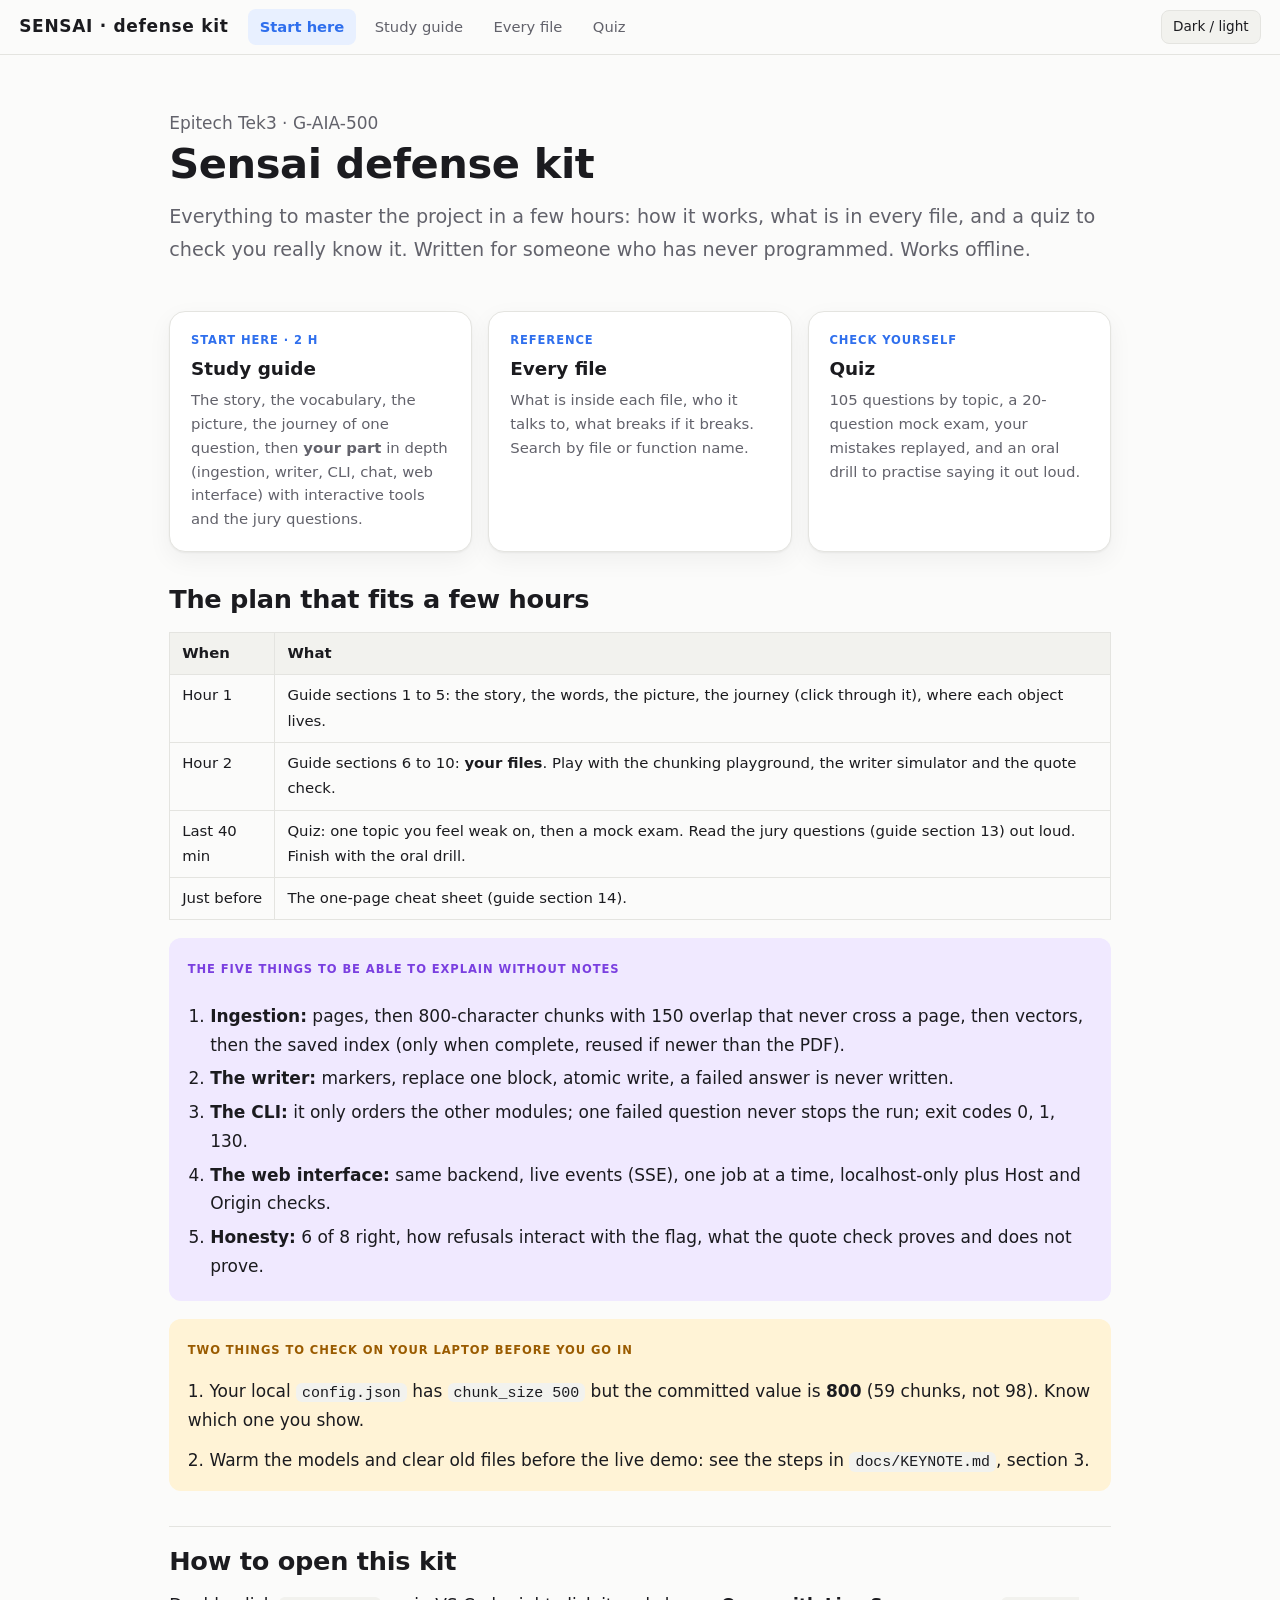
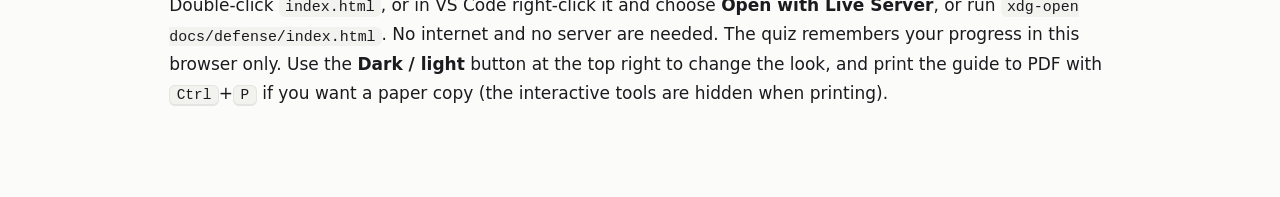
<file: docs/defense/index.html>
<!doctype html>
<html lang="en">
<head>
<meta charset="utf-8">
<meta name="viewport" content="width=device-width, initial-scale=1">
<meta name="color-scheme" content="light dark">
<title>Sensai defense kit</title>
<link rel="stylesheet" href="defense.css">
<style>
.hero { padding:2.2rem 0 .5rem; }
.hero h1 { font-size:2.6rem; margin:0; }
.cta { display:grid; grid-template-columns:repeat(auto-fit,minmax(240px,1fr)); gap:1rem; margin:1.6rem 0; }
.cta a { display:block; text-decoration:none; color:inherit; background:var(--panel); border:1px solid var(--line); border-radius:16px; padding:1.2rem 1.3rem; box-shadow:var(--shadow); transition:transform .15s, border-color .15s; }
.cta a:hover { transform:translateY(-2px); border-color:var(--accent); }
.cta a > b { display:block; font-size:1.15rem; margin-bottom:.3rem; } .cta a > span { display:block; color:var(--muted); font-size:.93rem; line-height:1.6; }
.cta a > span.n { font-size:.72rem; font-weight:700; letter-spacing:.08em; color:var(--accent); text-transform:uppercase; margin-bottom:.2rem; }
</style>
</head>
<body>
<div class="bar" id="bar"></div>
<div class="wrap" style="display:block;max-width:980px">
<main style="max-width:none">

<div class="hero">
<p class="muted" style="margin:0">Epitech Tek3 &middot; G-AIA-500</p>
<h1>Sensai defense kit</h1>
<p class="lead">Everything to master the project in a few hours: how it works, what is in every file, and a quiz to check you really know it. Written for someone who has never programmed. Works offline.</p>
</div>

<div class="cta">
<a href="guide.html"><span class="n">Start here &middot; 2 h</span><b>Study guide</b><span>The story, the vocabulary, the picture, the journey of one question, then <b>your part</b> in depth (ingestion, writer, CLI, chat, web interface) with interactive tools and the jury questions.</span></a>
<a href="files.html"><span class="n">Reference</span><b>Every file</b><span>What is inside each file, who it talks to, what breaks if it breaks. Search by file or function name.</span></a>
<a href="quiz.html"><span class="n">Check yourself</span><b>Quiz</b><span>105 questions by topic, a 20-question mock exam, your mistakes replayed, and an oral drill to practise saying it out loud.</span></a>
</div>

<h2 style="border:0;margin-top:2rem;padding-top:0">The plan that fits a few hours</h2>
<table>
<tr><th>When</th><th>What</th></tr>
<tr><td>Hour 1</td><td>Guide sections 1 to 5: the story, the words, the picture, the journey (click through it), where each object lives.</td></tr>
<tr><td>Hour 2</td><td>Guide sections 6 to 10: <b>your files</b>. Play with the chunking playground, the writer simulator and the quote check.</td></tr>
<tr><td>Last 40 min</td><td>Quiz: one topic you feel weak on, then a mock exam. Read the jury questions (guide section 13) out loud. Finish with the oral drill.</td></tr>
<tr><td>Just before</td><td>The one-page cheat sheet (guide section 14).</td></tr>
</table>

<div class="box mine"><span class="tag">The five things to be able to explain without notes</span>
<ol>
<li><b>Ingestion:</b> pages, then 800-character chunks with 150 overlap that never cross a page, then vectors, then the saved index (only when complete, reused if newer than the PDF).</li>
<li><b>The writer:</b> markers, replace one block, atomic write, a failed answer is never written.</li>
<li><b>The CLI:</b> it only orders the other modules; one failed question never stops the run; exit codes 0, 1, 130.</li>
<li><b>The web interface:</b> same backend, live events (SSE), one job at a time, localhost-only plus Host and Origin checks.</li>
<li><b>Honesty:</b> 6 of 8 right, how refusals interact with the flag, what the quote check proves and does not prove.</li>
</ol></div>

<div class="box care"><span class="tag">Two things to check on your laptop before you go in</span>
<p>1. Your local <code>config.json</code> has <code>chunk_size 500</code> but the committed value is <b>800</b> (59 chunks, not 98). Know which one you show.</p>
<p>2. Warm the models and clear old files before the live demo: see the steps in <code>docs/KEYNOTE.md</code>, section 3.</p></div>

<h2 style="margin-top:2.2rem">How to open this kit</h2>
<p>Double-click <code>index.html</code>, or in VS Code right-click it and choose <b>Open with Live Server</b>, or run <code>xdg-open docs/defense/index.html</code>. No internet and no server are needed. The quiz remembers your progress in this browser only. Use the <b>Dark / light</b> button at the top right to change the look, and print the guide to PDF with <kbd>Ctrl</kbd>+<kbd>P</kbd> if you want a paper copy (the interactive tools are hidden when printing).</p>

</main>
</div>
<script src="defense.js"></script>
</body>
</html>
</file>
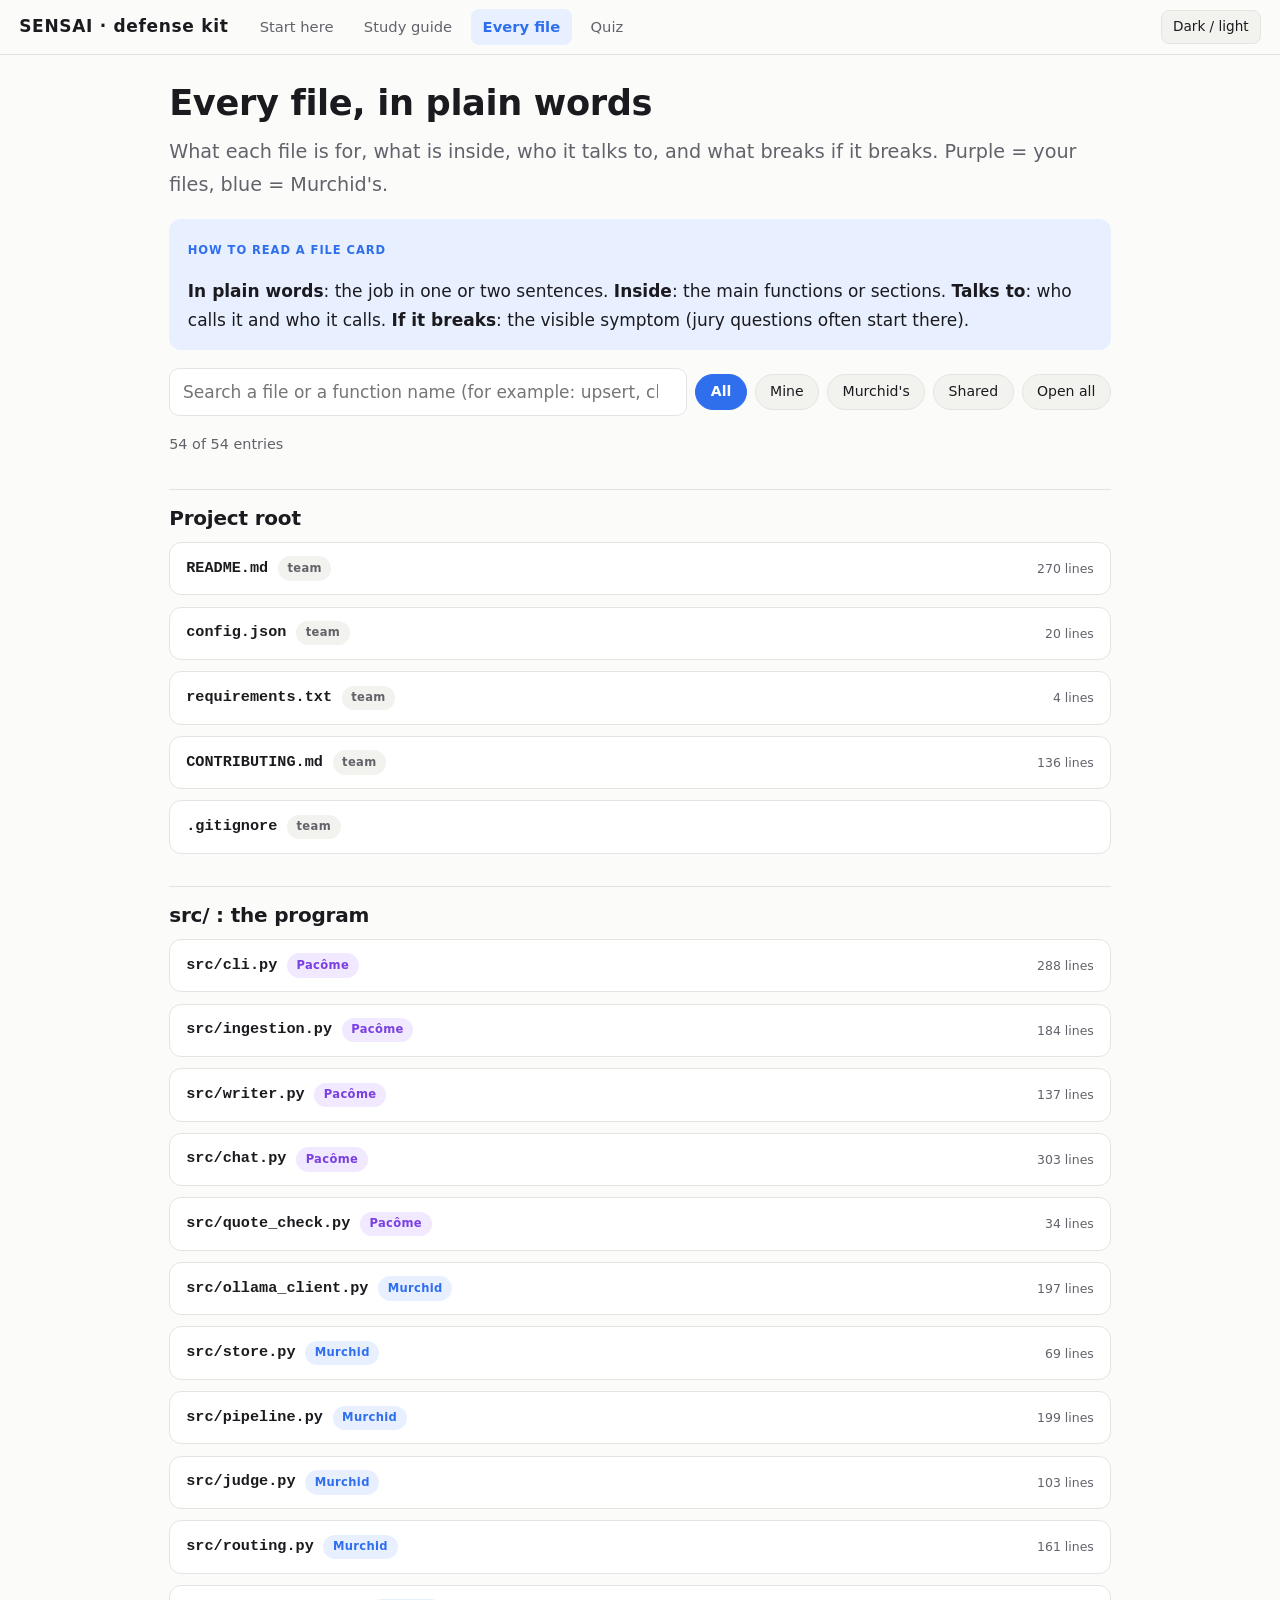
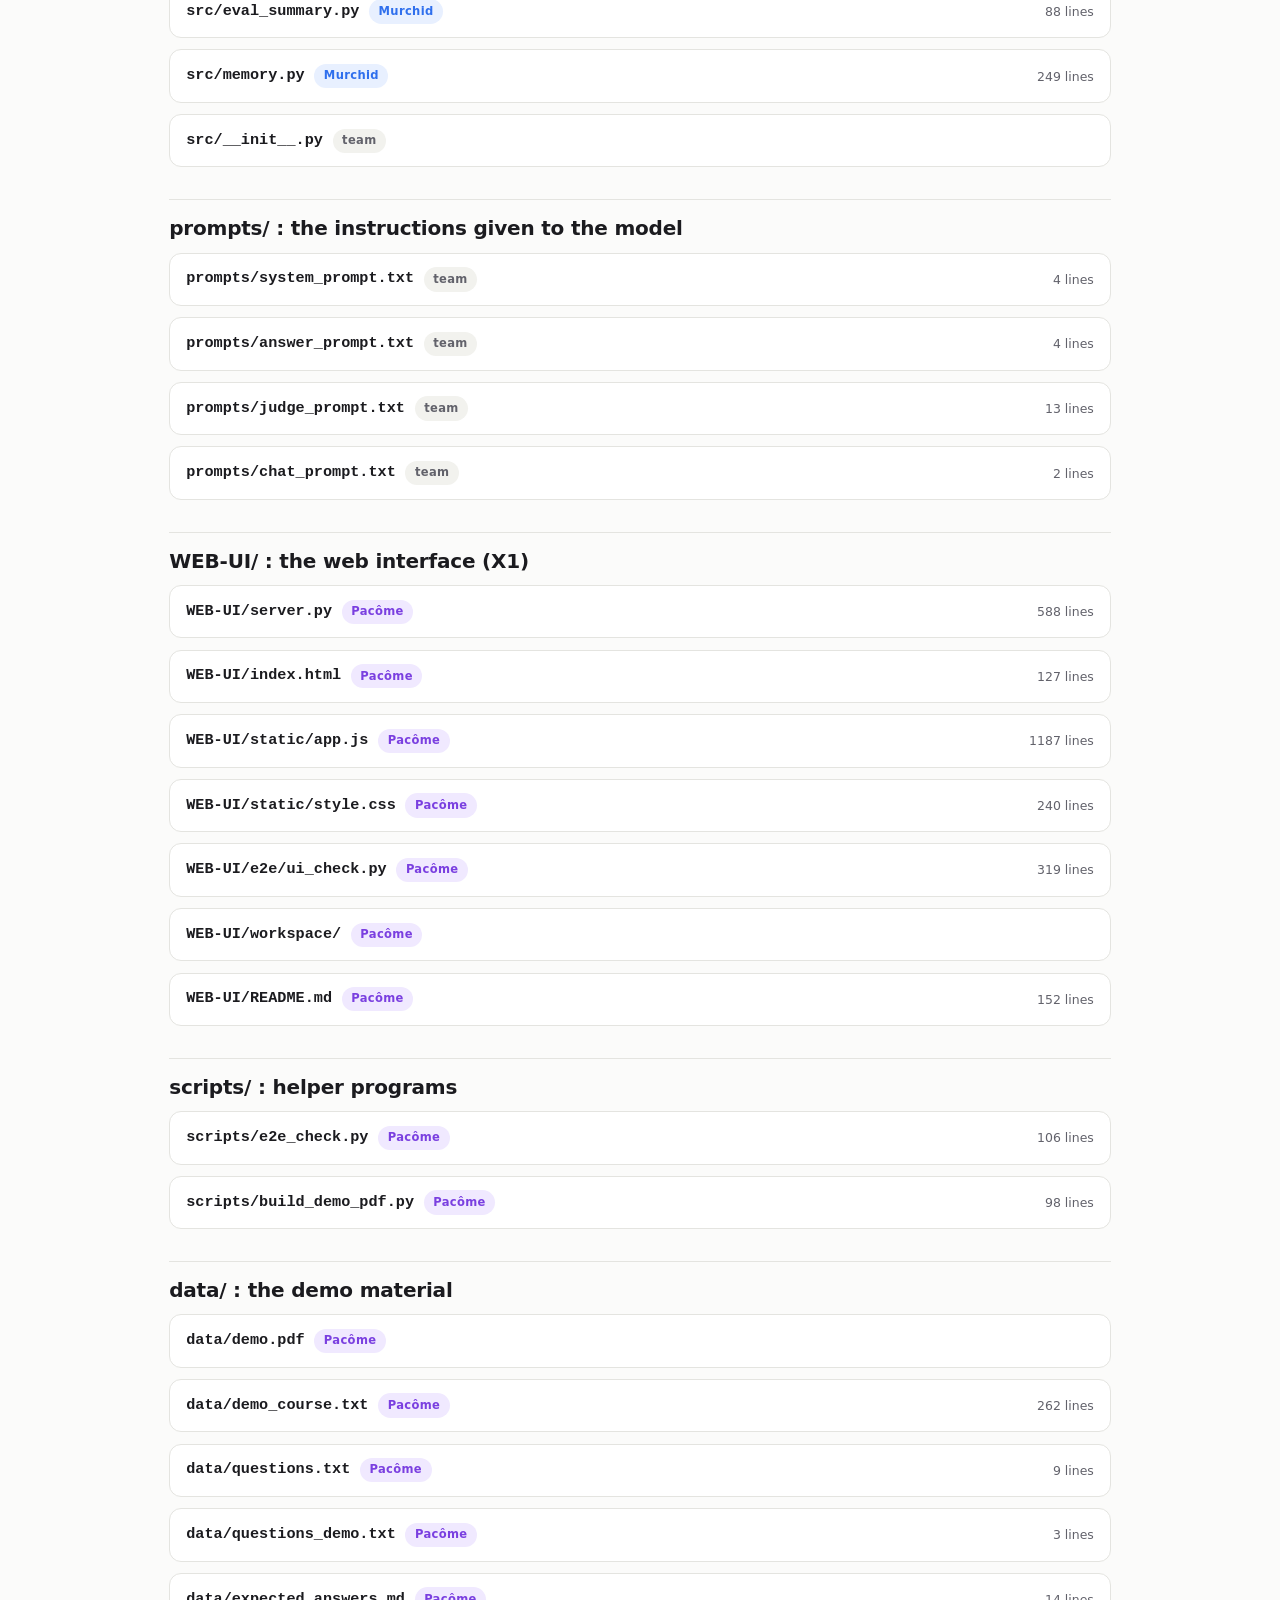
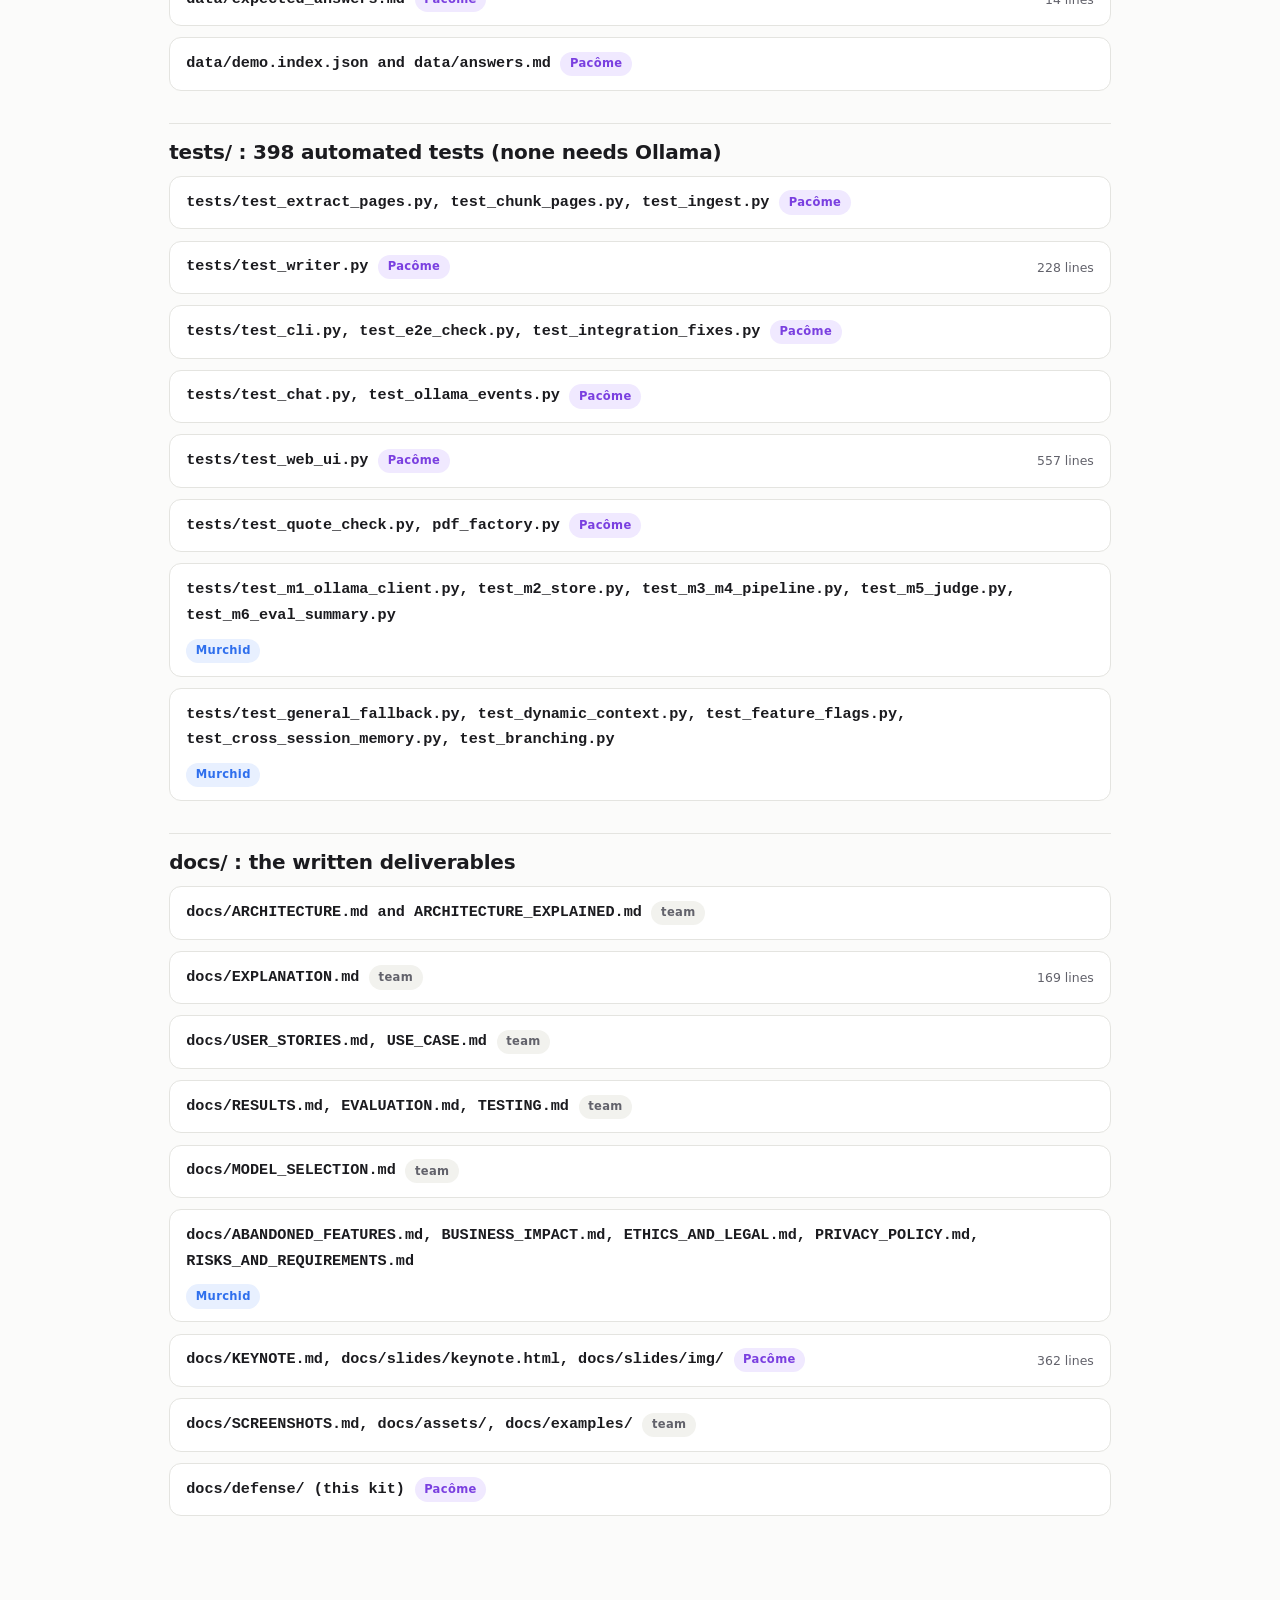
<file: docs/defense/files.html>
<!doctype html>
<html lang="en">
<head>
<meta charset="utf-8">
<meta name="viewport" content="width=device-width, initial-scale=1">
<meta name="color-scheme" content="light dark">
<title>Sensai: every file</title>
<link rel="stylesheet" href="defense.css">
<style>
.filters { display:flex; gap:.5rem; flex-wrap:wrap; align-items:center; margin:1rem 0; }
.filters input { flex:1 1 14rem; background:var(--panel); border:1px solid var(--line); border-radius:10px; padding:.55rem .8rem; color:var(--ink); font:inherit; }
.filters button { background:var(--soft); border:1px solid var(--line); border-radius:999px; padding:.3rem .9rem; font-size:.88rem; }
.filters button.on { background:var(--accent); border-color:var(--accent); color:#fff; font-weight:600; }
.file > summary { display:flex; gap:.6rem; align-items:center; flex-wrap:wrap; }
.file .path { font-family:var(--mono); font-size:.95rem; }
.file .meta { margin-left:auto; font-size:.78rem; color:var(--muted); font-weight:400; }
.file h4 { margin:.9rem 0 .2rem; }
.file ul { margin:.2rem 0; }
.grp-title { margin:2rem 0 .3rem; font-size:1.25rem; padding-top:1rem; border-top:1px solid var(--line); }
#count { color:var(--muted); font-size:.9rem; }
</style>
</head>
<body>
<div class="bar" id="bar"></div>
<div class="wrap" style="display:block;max-width:980px">
<main style="max-width:none">

<h1>Every file, in plain words</h1>
<p class="lead">What each file is for, what is inside, who it talks to, and what breaks if it breaks. Purple = your files, blue = Murchid's.</p>

<div class="box info"><span class="tag">How to read a file card</span>
<p><b>In plain words</b>: the job in one or two sentences. <b>Inside</b>: the main functions or sections. <b>Talks to</b>: who calls it and who it calls. <b>If it breaks</b>: the visible symptom (jury questions often start there).</p></div>

<div class="filters noprint">
<input id="f-q" type="search" placeholder="Search a file or a function name (for example: upsert, chunk, SSE, config)" aria-label="Search">
<button type="button" data-f="all" class="on">All</button>
<button type="button" data-f="me">Mine</button>
<button type="button" data-f="mur">Murchid's</button>
<button type="button" data-f="all-team">Shared</button>
<button type="button" data-toggle-all="1">Open all</button>
</div>
<p id="count"></p>
<div id="list"></div>

</main>
</div>

<script src="defense.js"></script>
<script>
(function () {
  "use strict";
  var ME = "me", MUR = "mur", ALL = "all-team";

  // g = group, o = owner, p = path, n = lines, w = plain words, in = inside, t = talks to, b = if it breaks
  var FILES = [
    /* ------------------------------------------------ root */
    { g: "Project root", o: ALL, p: "README.md", n: 270, w: "The front door of the project: what Sensai is, how to install it, how to run it, the results and the limits, and links to every other document.", in: ["Install and run commands", "Features table and results", "Links to docs/, the keynote and the testing guide"], t: "Read by humans (the jury, the school).", b: "Nothing breaks, but a wrong command here makes a bad first impression: keep it true (test counts, commands)." },
    { g: "Project root", o: ALL, p: "config.json", n: 20, w: "The settings file. Every number you might want to change lives here instead of inside the code.", in: ["host (Ollama address), chat_model, embed_model, judge_model", "chunk_size (committed 800), chunk_overlap 150, top_k 4, num_ctx 4096, max_retries 2", "prompt file paths", "feature_flags: rag, judge, quote_check (cache is reserved and unused)"], t: "Read by cli.load_config (CLI and web server), chat.py. The web UI can override some keys for one session.", b: "A missing required key gives \"config file ... is missing: ...\". Invalid JSON gives \"cannot read config file\". Your local copy has chunk_size 500, the committed one has 800." },
    { g: "Project root", o: ALL, p: "requirements.txt", n: 4, w: "The list of Python libraries to install: requests (talk to Ollama), numpy (cosine math), pypdf (read PDFs), pytest (tests).", in: ["requests>=2.31", "numpy>=1.26", "pypdf>=4.0", "pytest>=8"], t: "Used by pip install -r requirements.txt.", b: "ModuleNotFoundError for one of these libraries." },
    { g: "Project root", o: ALL, p: "CONTRIBUTING.md", n: 136, w: "How the team works: branches, commit messages, how to run the tests.", in: ["Branch and commit conventions", "How to run tests"], t: "Humans.", b: "Nothing." },
    { g: "Project root", o: ALL, p: ".gitignore", n: 0, w: "Tells git which files not to save: the virtual environment, caches, generated indexes and answers, the web workspace, memory sessions.", in: [".venv/, __pycache__/, *.index.json, answers.md, WEB-UI/workspace/, .sensai/, .claude/"], t: "Git.", b: "Generated files (indexes, answers) would be committed by mistake." },

    /* ------------------------------------------------ src */
    { g: "src/ : the program", o: ME, p: "src/cli.py", n: 288, w: "The entry point. It only orders the other modules: read arguments and settings, ingest the PDF once, loop over the questions, print a summary.", in: ["parse_args: the command-line options", "load_config / read_questions: input checks with clear errors (CliError)", "answer_question: retrieve + answer + judge + disagreement flag for ONE question", "build_summary / format_answer: what is printed", "next_section_number + interactive: prompt mode that never overwrites old sections", "main: the whole flow; exit codes 0, 1, 130"], t: "Calls ingestion, pipeline, judge, writer, eval_summary. Called by you (python -m src.cli) and by WEB-UI/server.py (answer_question, build_summary, load_config).", b: "Nothing runs. Errors print \"Error: ...\" and exit 1; one failing question is skipped, not fatal." },
    { g: "src/ : the program", o: ME, p: "src/ingestion.py", n: 184, w: "Turns a PDF into searchable pieces and saves them: read each page, cut it into overlapping chunks that keep their page number, embed the chunks, save the index.", in: ["extract_pages: text per page + 5 safety checks, NoTextError for scans (< 50 chars)", "chunk_pages: windows of `size` characters, step size - overlap, never crossing a page", "index_path: course.pdf -> course.index.json", "_load_index: validates a saved index, says \"rebuild with --force\"", "ingest: reuse rule (index newer than the PDF), embeds in batches of 16, saves only when complete, optional progress callback", "a small debug main: python -m src.ingestion file.pdf [--chunks]"], t: "Calls ollama_client.embed and store.save/load. Called by cli.main and the web server.", b: "\"PDF not found\", \"is not a PDF file\", \"has no extractable text\", or \"saved index cannot be read, rebuild with --force\"." },
    { g: "src/ : the program", o: ME, p: "src/writer.py", n: 137, w: "Owns answers.md. After each question it replaces exactly one section and leaves every other byte alone.", in: ["SECTION_RE: finds a block between <!-- sensai:section N --> markers", "_validate: refuses a failed or incomplete answer (WriterError)", "render_section: builds the Markdown of one section (page 0 shown as \"-\", Review needed line on disagreement; a refusal gets its own wording)", "sections(text): list the sections of a file", "_write_atomically + _target_mode: temp file in the same folder, os.replace, keep normal permissions", "upsert_section: replace / insert in numeric order / append"], t: "Called by cli.main, cli.interactive and the web server.", b: "WriterError and the file stays untouched. If it were wrong, answers.md could lose other answers: 23 tests guard it." },
    { g: "src/ : the program", o: ME, p: "src/chat.py", n: 303, w: "The base terminal chatbot (task P1): talk to the model, see words appear live, history kept for the session. Also holds the /edit branching and the memory commands.", in: ["load_config, load_system_prompt", "stream_reply: streaming request, prints chunks as they arrive, closes the connection to stop generation", "find_user_indices, edit_and_branch: fork a conversation from an edited message", "main: the loop with commands /edit /history /branches /switch /memory /recall; saves the session on exit", "sys.path fix at the top so `python src/chat.py` works as a script"], t: "Calls memory.SessionMemory and Ollama directly with requests. Run by you: python src/chat.py.", b: "\"Cannot reach Ollama. Start it with: ollama serve\" or \"Model not found. Pull it with: ollama pull ...\"." },
    { g: "src/ : the program", o: ME, p: "src/quote_check.py", n: 34, w: "The plain-code check (no AI): is the model's quote really inside the passages we gave it?", in: ["normalize: lower case, fold curly quotes/dashes/ligatures, collapse spaces", "quote_is_supported(quote, chunks): True if the normalized quote is inside a normalized chunk; an empty quote is never supported"], t: "Called by pipeline.answer (re-exported there).", b: "Every answer would show the wrong \"supported / not supported\" status." },
    { g: "src/ : the program", o: MUR, p: "src/ollama_client.py", n: 197, w: "The phone to the model. All the HTTP to Ollama for the pipeline, judge and ingestion lives here, with clear error messages.", in: ["chat(messages, model, schema=...): text, or a parsed dict with a JSON schema (then think=False, temperature 0)", "embed(texts, model): one vector per text", "chat_events: streaming events for the web UI (thinking, token, done with token counts)", "list_models, get_model_context_length", "OllamaError, ModelNotFoundError"], t: "Calls Ollama on http://localhost:11434. Called by ingestion, pipeline, judge, memory, the web server.", b: "\"Cannot reach Ollama\", \"Ollama timed out\", \"Model 'x' not found\"." },
    { g: "src/ : the program", o: MUR, p: "src/store.py", n: 69, w: "The card drawer: save the chunks and vectors to a JSON file, and find the chunks closest to a question vector.", in: ["save / load (JSON)", "search(chunks, vector, k): cosine similarity with every chunk (numpy), best k first", "StoreError for an empty or missing index"], t: "Called by ingestion (save/load), pipeline (search), memory.", b: "Wrong passages would be retrieved: the answer quality collapses." },
    { g: "src/ : the program", o: MUR, p: "src/pipeline.py", n: 199, w: "One question to one checked answer: embed, search, build the prompt, force a JSON answer, validate, retry, quote check.", in: ["ANSWER_SCHEMA {answer, page, quote}", "retrieve_and_answer: embed question, store.search top_k, then answer", "answer: basic-query shortcut, context budget, prompt, up to 3 attempts, quote check", "budget_chunks_for_context + get_context_limit: never overflow num_ctx (read from config or asked from Ollama)", "AnswerError after all retries"], t: "Calls ollama_client, store, routing, quote_check. Called by cli.answer_question.", b: "\"Model failed to produce valid JSON after 3 attempts\": the question is reported failed." },
    { g: "src/ : the program", o: MUR, p: "src/judge.py", n: 103, w: "The second opinion (EV1): a fresh model call that says if the answer is faithful to the passages.", in: ["VERDICT_SCHEMA with `reason` BEFORE `verdict` (tested: reason first is more reliable)", "evaluate: skips general questions, one retry, returns verdict unknown on failure or a missing model"], t: "Calls ollama_client.chat. Called by cli.answer_question.", b: "Verdict becomes \"unknown\" with the reason; the answer itself is kept." },
    { g: "src/ : the program", o: MUR, p: "src/routing.py", n: 161, w: "Answers simple things without the model: arithmetic and greetings, so Sensai does not reply \"the document does not cover this\" to \"hello\".", in: ["is_math_query + _safe_eval: arithmetic through Python's ast, never eval()", "is_greeting_query, is_general_query", "solve_basic_query: builds a checked-answer dict (page 0, is_general True)"], t: "Called by pipeline.answer / retrieve_and_answer and judge.evaluate.", b: "Greetings and sums would go through the slow model path." },
    { g: "src/ : the program", o: MUR, p: "src/eval_summary.py", n: 88, w: "Counts the quote-check and judge results of a run and lists the answers where they disagree.", in: ["summarize(checked_list) -> (text, disagreements)"], t: "Called by cli.build_summary.", b: "The run summary would be wrong or empty." },
    { g: "src/ : the program", o: MUR, p: "src/memory.py", n: 249, w: "The \"second brain\" (M3): saves chat sessions, indexes them with embeddings, and recalls relevant past messages when you ask \"what did we discuss\".", in: ["SessionMemory: save_session, load_session, list_sessions, index_sessions, search_memory, is_recall_query (English and French patterns), format_memory_context", "stores under .sensai/sessions and .sensai/memory_index.json"], t: "Uses store and ollama_client. Called by chat.py and the web server.", b: "Recall finds nothing; normal chat still works (errors are swallowed on purpose)." },
    { g: "src/ : the program", o: ALL, p: "src/__init__.py", n: 0, w: "An empty file that makes src a Python package, so `from src import cli` works.", in: [], t: "Python.", b: "ImportError: no module named src." },

    /* ------------------------------------------------ prompts */
    { g: "prompts/ : the instructions given to the model", o: ALL, p: "prompts/system_prompt.txt", n: 4, w: "The rules for answering: use ONLY the passages, give page and quote, refuse if the passages do not contain the answer, never invent a quote, reply with JSON only.", in: ["The refusal sentence: \"The document does not cover this.\" with page 0 and an empty quote"], t: "Read by pipeline.answer.", b: "The model may invent answers or break the JSON." },
    { g: "prompts/ : the instructions given to the model", o: ALL, p: "prompts/answer_prompt.txt", n: 4, w: "The template of the user message: the numbered passages, then the question.", in: ["{passages} and {question} placeholders"], t: "Read by pipeline.answer.", b: "The model would not see the passages." },
    { g: "prompts/ : the instructions given to the model", o: ALL, p: "prompts/judge_prompt.txt", n: 13, w: "Instructions for the judge: be a strict fact checker; write a short reason first, then the verdict; special rule for refusals.", in: ["faithful / partial / unfaithful definitions", "{question}, {passages}, {answer} placeholders"], t: "Read by judge.evaluate.", b: "Verdicts become unreliable." },
    { g: "prompts/ : the instructions given to the model", o: ALL, p: "prompts/chat_prompt.txt", n: 2, w: "The persona for the plain chat: helpful, concise, honest when it does not know.", in: [], t: "Read by chat.py and the web server's chat.", b: "The chat still works with the model's defaults." },

    /* ------------------------------------------------ WEB-UI */
    { g: "WEB-UI/ : the web interface (X1)", o: ME, p: "WEB-UI/server.py", n: 588, w: "The web server, standard library only. It serves the page and runs the same backend as the CLI, streaming progress to the browser.", in: ["App: settings with validated overrides (EDITABLE), documents, uploads, status, the one-job lock", "run_job: ingest then answer each question, emitting start / ingest / question_start / question_done / question_failed / summary / done / error", "chat_job + prepare_chat: streaming chat with optional memory recall", "Handler: check_origin (Host + Origin), check_key (sharing key cookie), routing GET/POST, SSE, static files", "main: --host --port --config --allow-host --key"], t: "Imports src.cli, ingestion, ollama_client, writer, memory. Opened by the browser at http://127.0.0.1:8000.", b: "The page cannot load or run. Port busy: \"cannot listen on ...: try another --port\"." },
    { g: "WEB-UI/ : the web interface (X1)", o: ME, p: "WEB-UI/index.html", n: 127, w: "The skeleton of the page: sidebar, top bar with the status pill, conversation area, composer, settings dialog, side panel, toasts. It has no logic.", in: ["Sidebar (New chat, demo, history, Settings, Theme)", "main with .scroller and .composer", "Settings modal, PDF drawer, toasts", "A tiny script that restores theme and sidebar state before first paint (no flash)"], t: "Loaded by the server at /. Uses static/style.css and static/app.js.", b: "A blank or broken page." },
    { g: "WEB-UI/ : the web interface (X1)", o: ME, p: "WEB-UI/static/app.js", n: 1187, w: "All the behavior in the browser, in plain JavaScript with no library: status, conversations, running questions, streaming, settings, the PDF viewer.", in: ["icons (inline SVG), el() element helper, own Markdown renderer", "apiGet / apiPost / streamPost (reads the SSE stream)", "state + conversations in localStorage, history sidebar, edit and branch past messages", "startQa: handles each event (ingest, question_done ...) and draws answer cards, badges, summary tiles", "sendChat / streamBotTurn + context meter", "attach menu, upload, drag and drop, side panel for the PDF page", "settings dialog (build, apply, reset), theme, init()"], t: "Calls the server routes /api/status, /api/documents, /api/run, /api/chat, /api/config, /api/upload, /files/.", b: "Buttons do nothing; the page shows a message when the server is unreachable." },
    { g: "WEB-UI/ : the web interface (X1)", o: ME, p: "WEB-UI/static/style.css", n: 240, w: "The whole look. Design tokens (colors, shadows, sizes) at the top, then layout, messages, composer, dialogs, animations, dark mode and the phone layout.", in: ["--bg, --ink, --accent, --shadow ... tokens; dark theme redefines them", "layout: .app, .sidebar (260px), .stage, .composer-wrap (768px column)", "animations: fadeUp, pop, slideIn, shimmer, sheen, spin, pulse", "@media max-width 820px (phone), prefers-reduced-motion, print"], t: "Linked by index.html.", b: "The page works but looks unstyled." },
    { g: "WEB-UI/ : the web interface (X1)", o: ME, p: "WEB-UI/e2e/ui_check.py", n: 319, w: "69 end-to-end checks of the web UI in a real Chromium browser (Playwright): layout, dark mode, phone width, uploads, running the demo PDF, stopping, settings, chat.", in: ["check(): prints PASS/FAIL", "--quick skips checks that need the models (41 checks)", "--shots DIR saves screenshots of the main states"], t: "Run by you against a running server. Not in requirements (needs playwright).", b: "Not part of the 398 pytest tests." },
    { g: "WEB-UI/ : the web interface (X1)", o: ME, p: "WEB-UI/workspace/", n: 0, w: "Where the web server keeps its files: uploads/ (PDFs you add) and outputs/ (the answers of each document). Created automatically, ignored by git.", in: ["uploads/*.pdf and the index next to each", "outputs/<source>-<name>.answers.md"], t: "Used by server.App.", b: "Uploads or answers cannot be saved." },
    { g: "WEB-UI/ : the web interface (X1)", o: ME, p: "WEB-UI/README.md", n: 152, w: "How to run, share and test the web UI, with the route list and the security notes.", in: ["Run, share through a tunnel, tests, limits"], t: "Humans.", b: "Nothing." },

    /* ------------------------------------------------ scripts */
    { g: "scripts/ : helper programs", o: ME, p: "scripts/e2e_check.py", n: 106, w: "Scores a run: compares a generated answers.md with an expected-answers file and says how many covered questions were answered right (page + key phrase) and whether the uncovered one was refused.", in: ["expected line format: `number | page P | key phrase` or `number | none |`", "exit code 0 when the run passes"], t: "Run by you: python scripts/e2e_check.py data/answers.md data/expected_answers.md.", b: "You could not measure quality." },
    { g: "scripts/ : helper programs", o: ME, p: "scripts/build_demo_pdf.py", n: 98, w: "Builds data/demo.pdf from data/demo_course.txt (one chapter per page) and verifies that each expected key phrase is on the right page and nowhere else.", in: ["wrap chapters, write the PDF, re-read it with src.ingestion, check the expectations"], t: "Uses src.ingestion.", b: "The demo PDF could drift from the expected answers." },

    /* ------------------------------------------------ data */
    { g: "data/ : the demo material", o: ME, p: "data/demo.pdf", n: 0, w: "The demo PDF: 24 pages of original course notes about computer networks (IPv6, DHCP, Ethernet, Wi-Fi, SSH ...).", in: ["one chapter per page", "34,597 characters in total"], t: "Input of every demo.", b: "No demo." },
    { g: "data/ : the demo material", o: ME, p: "data/demo_course.txt", n: 262, w: "The source text of the demo PDF, so it can be rebuilt.", in: [], t: "Read by scripts/build_demo_pdf.py.", b: "The PDF could not be regenerated." },
    { g: "data/ : the demo material", o: ME, p: "data/questions.txt", n: 9, w: "The nine demo questions, one per line. Question 9 (who invented the Web) is NOT in the PDF on purpose, to test the refusal.", in: ["8 covered questions + 1 uncovered"], t: "Input of the CLI.", b: "No questions to run." },
    { g: "data/ : the demo material", o: ME, p: "data/questions_demo.txt", n: 3, w: "A short list of 3 questions for the live demo (about 3 minutes instead of 6).", in: ["IPv6 bits, Ethernet payload, who invented the Web"], t: "Input of the CLI and the web UI's quick run.", b: "The live demo takes longer." },
    { g: "data/ : the demo material", o: ME, p: "data/expected_answers.md", n: 14, w: "The ground truth: for each question, the page and key phrase that a correct answer must contain.", in: ["`1 | page 13 | An IPv6 address is 128 bits long` ..."], t: "Read by scripts/e2e_check.py and build_demo_pdf.py.", b: "No scoring." },
    { g: "data/ : the demo material", o: ME, p: "data/demo.index.json  and  data/answers.md", n: 0, w: "Generated files: the saved index (59 records with 768-number vectors) and the answers of the last run. Ignored by git; deleted before a clean demo.", in: [], t: "Made by ingestion and the writer.", b: "Just run again." },

    /* ------------------------------------------------ tests */
    { g: "tests/ : 398 automated tests (none needs Ollama)", o: ME, p: "tests/test_extract_pages.py, test_chunk_pages.py, test_ingest.py", n: 0, w: "Protect the ingestion: scanned PDF detection, page numbers, chunk sizes and overlap, invalid settings, the reuse rule, embedding batches, the corrupt index message.", in: [], t: "pytest. The model is replaced by a fake.", b: "A change that breaks chunking is caught immediately." },
    { g: "tests/ : 398 automated tests (none needs Ollama)", o: ME, p: "tests/test_writer.py", n: 228, w: "Protect the writer: replace, insert in order, append, other sections byte-for-byte identical (checked with a hash), failed answer refused, atomic write, permissions.", in: [], t: "pytest.", b: "A writer bug could corrupt answers.md." },
    { g: "tests/ : 398 automated tests (none needs Ollama)", o: ME, p: "tests/test_cli.py, test_e2e_check.py, test_integration_fixes.py", n: 0, w: "Protect the CLI: arguments, errors, exit codes, feature flags, interactive mode, summary; the scoring script; the schema-mode and retrieval wiring.", in: [], t: "pytest.", b: "CLI regressions." },
    { g: "tests/ : 398 automated tests (none needs Ollama)", o: ME, p: "tests/test_chat.py, test_ollama_events.py", n: 0, w: "Protect the terminal chat (streaming, history, errors, Ctrl+C, and running it as a real script) and the web UI's streaming events.", in: ["test_runs_as_a_plain_script_from_any_folder: the regression test for the chat crash"], t: "pytest.", b: "Chat regressions." },
    { g: "tests/ : 398 automated tests (none needs Ollama)", o: ME, p: "tests/test_web_ui.py", n: 557, w: "Protect the web server over real HTTP on a random port with the model faked: routes, security (403, 401, 413), uploads, one-job lock, settings validation.", in: [], t: "pytest.", b: "A security hole would be caught here." },
    { g: "tests/ : 398 automated tests (none needs Ollama)", o: ME, p: "tests/test_quote_check.py, pdf_factory.py", n: 0, w: "The quote check rules, and a helper that builds tiny PDFs for tests without extra libraries.", in: [], t: "pytest.", b: "Quote check regressions." },
    { g: "tests/ : 398 automated tests (none needs Ollama)", o: MUR, p: "tests/test_m1_ollama_client.py, test_m2_store.py, test_m3_m4_pipeline.py, test_m5_judge.py, test_m6_eval_summary.py", n: 0, w: "One test file per brain task: the Ollama client, the vector store, retrieval and JSON answers, the judge, the run summary.", in: [], t: "pytest.", b: "Brain regressions." },
    { g: "tests/ : 398 automated tests (none needs Ollama)", o: MUR, p: "tests/test_general_fallback.py, test_dynamic_context.py, test_feature_flags.py, test_cross_session_memory.py, test_branching.py", n: 0, w: "The extra features: arithmetic and greetings, context-window budgeting, feature flags, cross-session memory, editing and branching.", in: [], t: "pytest.", b: "Feature regressions." },

    /* ------------------------------------------------ docs */
    { g: "docs/ : the written deliverables", o: ALL, p: "docs/ARCHITECTURE.md  and  ARCHITECTURE_EXPLAINED.md", n: 0, w: "The architecture in a diagram, then the same explained from zero with an example.", in: [], t: "Humans.", b: "-" },
    { g: "docs/ : the written deliverables", o: ALL, p: "docs/EXPLANATION.md", n: 169, w: "Every concept explained from zero, and the seven classic keynote questions with short and long answers (section 6).", in: [], t: "Humans.", b: "-" },
    { g: "docs/ : the written deliverables", o: ALL, p: "docs/USER_STORIES.md, USE_CASE.md", n: 0, w: "Who uses Sensai and why (Lea and her course notes), the features chosen and their user stories.", in: [], t: "Humans.", b: "-" },
    { g: "docs/ : the written deliverables", o: ALL, p: "docs/RESULTS.md, EVALUATION.md, TESTING.md", n: 0, w: "What we measured (6/8, 1/1, timings), how the judge works and its limits, and every test you can run.", in: [], t: "Humans.", b: "-" },
    { g: "docs/ : the written deliverables", o: ALL, p: "docs/MODEL_SELECTION.md", n: 0, w: "Which models and which hardware, and why.", in: [], t: "Humans.", b: "-" },
    { g: "docs/ : the written deliverables", o: MUR, p: "docs/ABANDONED_FEATURES.md, BUSINESS_IMPACT.md, ETHICS_AND_LEGAL.md, PRIVACY_POLICY.md, RISKS_AND_REQUIREMENTS.md", n: 0, w: "The requested paperwork: features we dropped and the stories affected, business impact, legal and ethical limits, privacy policy (everything local), risks and requirements to run.", in: [], t: "Humans.", b: "-" },
    { g: "docs/ : the written deliverables", o: ME, p: "docs/KEYNOTE.md, docs/slides/keynote.html, docs/slides/img/", n: 362, w: "The presentation: the script and demo steps, and the offline slide deck (a Prezi-style camera over one big canvas, O for overview, photo backgrounds with credits).", in: [], t: "Opened in a browser.", b: "-" },
    { g: "docs/ : the written deliverables", o: ALL, p: "docs/SCREENSHOTS.md, docs/assets/, docs/examples/", n: 0, w: "Screenshots of the scenarios and tests, and a real recorded run (demo_run.txt, answers_demo.md) used as a fallback for the live demo.", in: [], t: "Humans.", b: "-" },
    { g: "docs/ : the written deliverables", o: ME, p: "docs/defense/ (this kit)", n: 0, w: "The defense study kit: guide.html, files.html, quiz.html.", in: [], t: "Opened in a browser, works offline.", b: "-" }
  ];

  function $(id) { return document.getElementById(id); }
  function esc(s) { return String(s).replace(/[&<>"]/g, function (c) { return { "&": "&amp;", "<": "&lt;", ">": "&gt;", '"': "&quot;" }[c]; }); }
  var filter = "all", query = "";

  function pill(o) { return o === ME ? '<span class="pill me">Pacôme</span>' : o === MUR ? '<span class="pill mur">Murchid</span>' : '<span class="pill all">team</span>'; }
  function card(f) {
    var ul = f.in.length ? "<h4>Inside</h4><ul>" + f.in.map(function (x) { return "<li>" + esc(x) + "</li>"; }).join("") + "</ul>" : "";
    return '<details class="file"><summary><span class="path">' + esc(f.p) + "</span> " + pill(f.o) +
      (f.n ? '<span class="meta">' + f.n + " lines</span>" : "") + "</summary>" +
      "<h4>In plain words</h4><p>" + esc(f.w) + "</p>" + ul +
      "<h4>Talks to</h4><p>" + esc(f.t) + "</p><h4>If it breaks</h4><p>" + esc(f.b) + "</p></details>";
  }
  function render() {
    var q = query.trim().toLowerCase(), last = "", html = "", shown = 0;
    FILES.forEach(function (f) {
      if (filter !== "all" && f.o !== filter) return;
      if (q && (f.p + " " + f.w + " " + f.in.join(" ") + " " + f.t + " " + f.b + " " + f.g).toLowerCase().indexOf(q) === -1) return;
      if (f.g !== last) { html += '<h2 class="grp-title">' + esc(f.g) + "</h2>"; last = f.g; }
      html += card(f); shown++;
    });
    $("list").innerHTML = html || '<p class="muted">Nothing matches. Try another word.</p>';
    $("count").textContent = shown + " of " + FILES.length + " entries";
  }
  $("f-q").addEventListener("input", function (e) { query = e.target.value; render(); });
  document.querySelectorAll(".filters button[data-f]").forEach(function (b) {
    b.addEventListener("click", function () {
      filter = b.dataset.f;
      document.querySelectorAll(".filters button[data-f]").forEach(function (x) { x.classList.toggle("on", x === b); });
      render();
    });
  });
  render();
})();
</script>
</body>
</html>
</file>
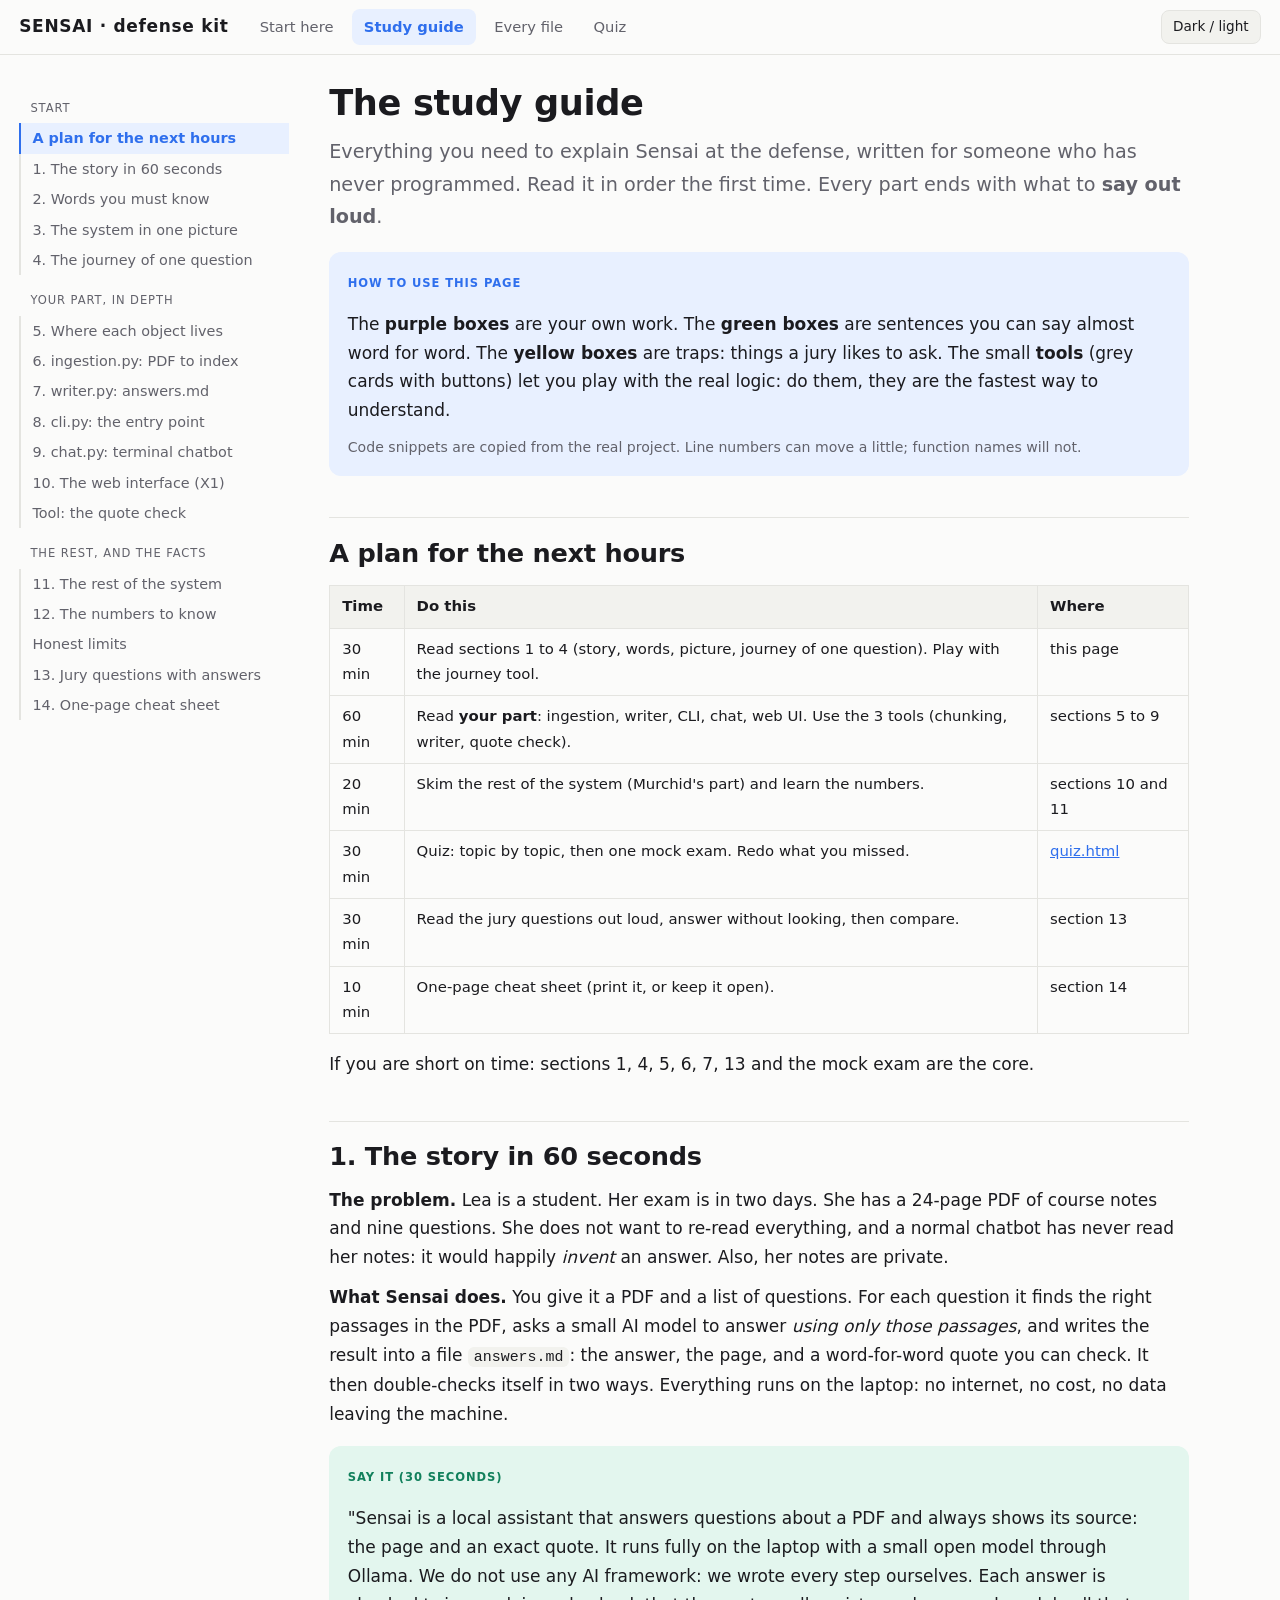
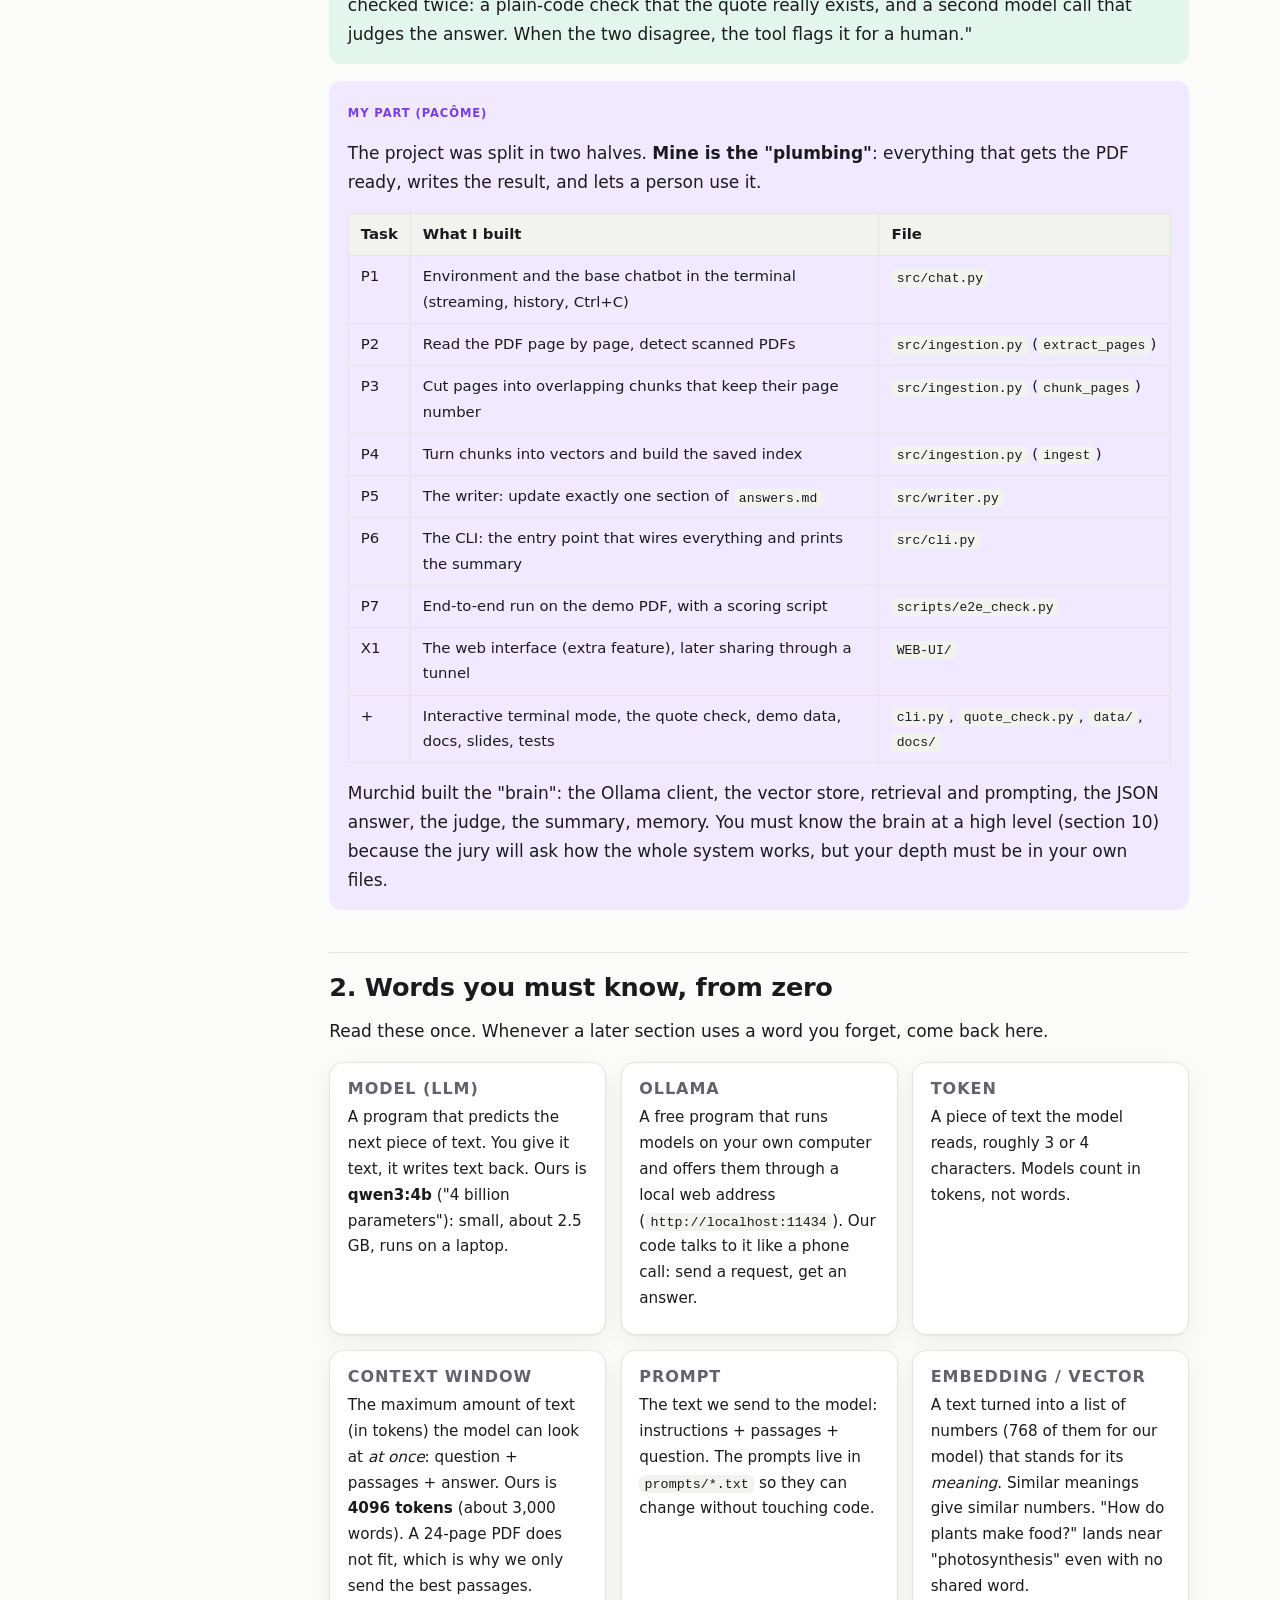
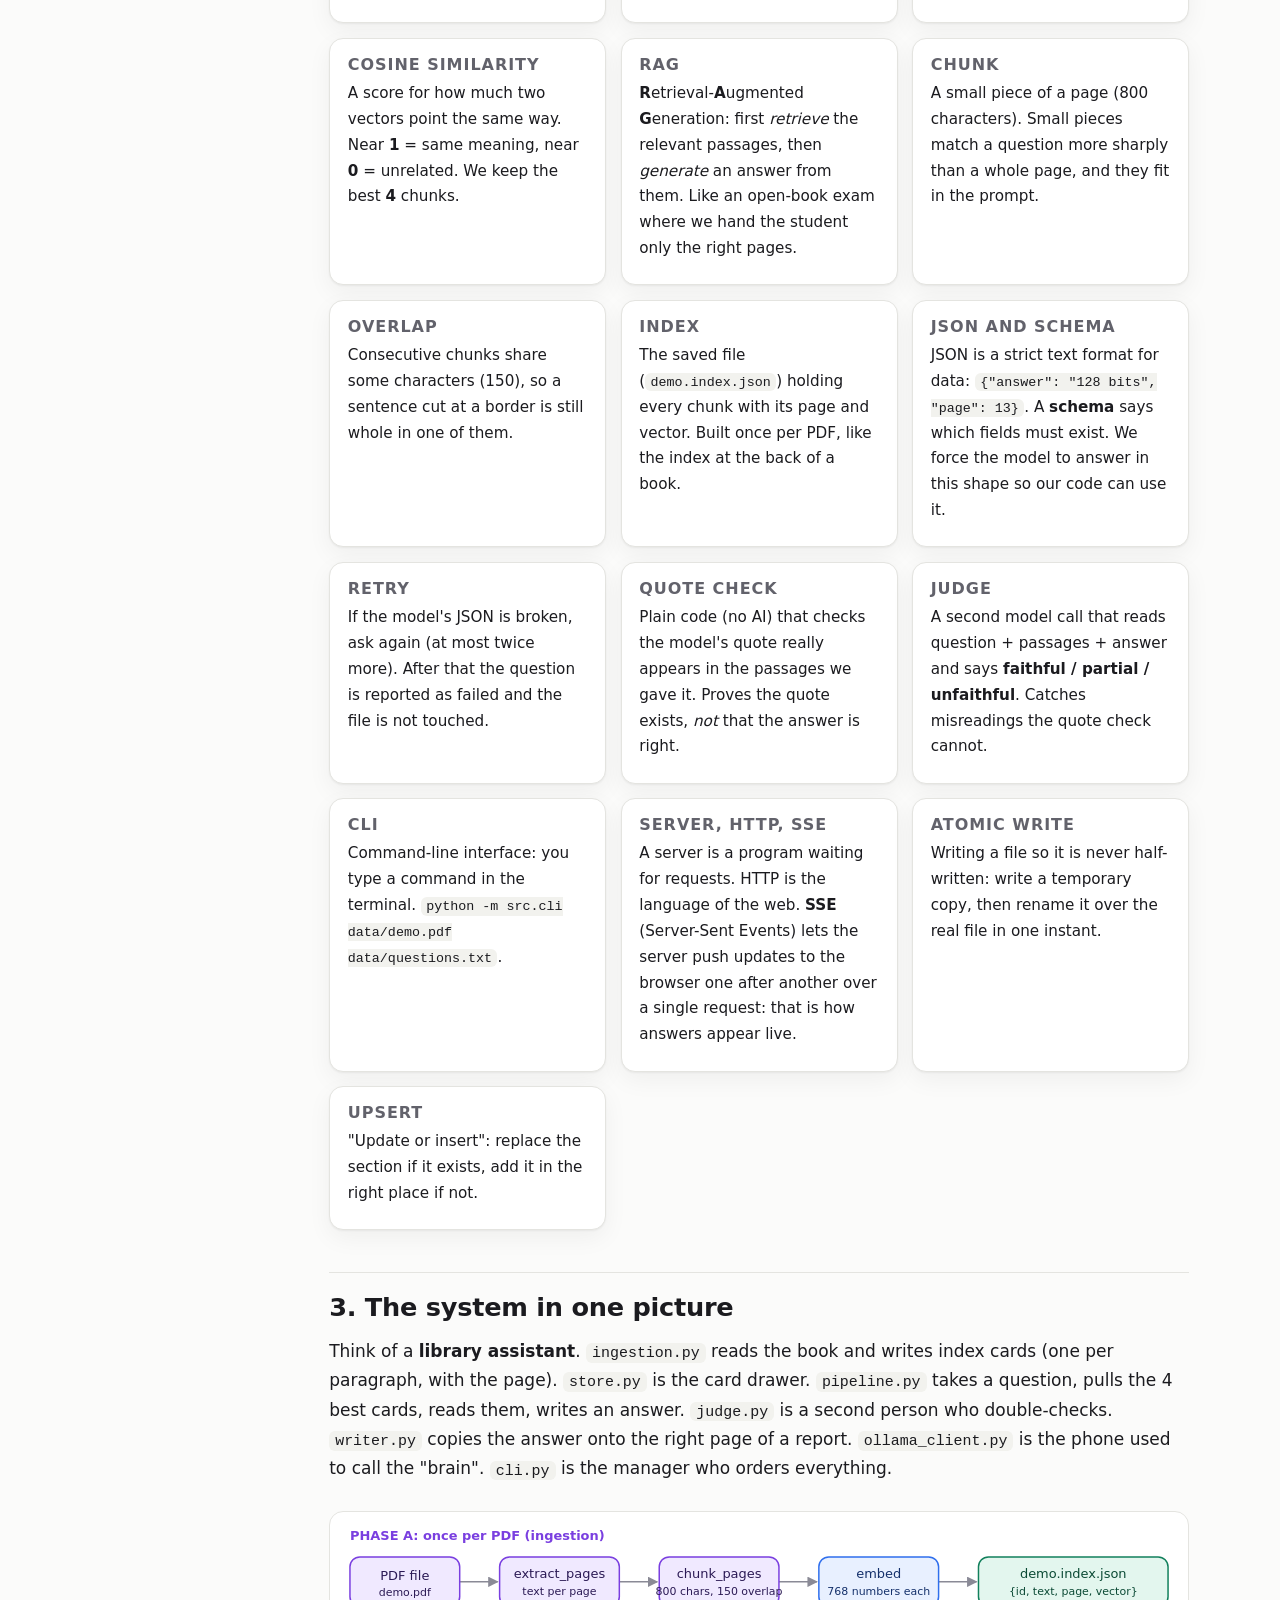
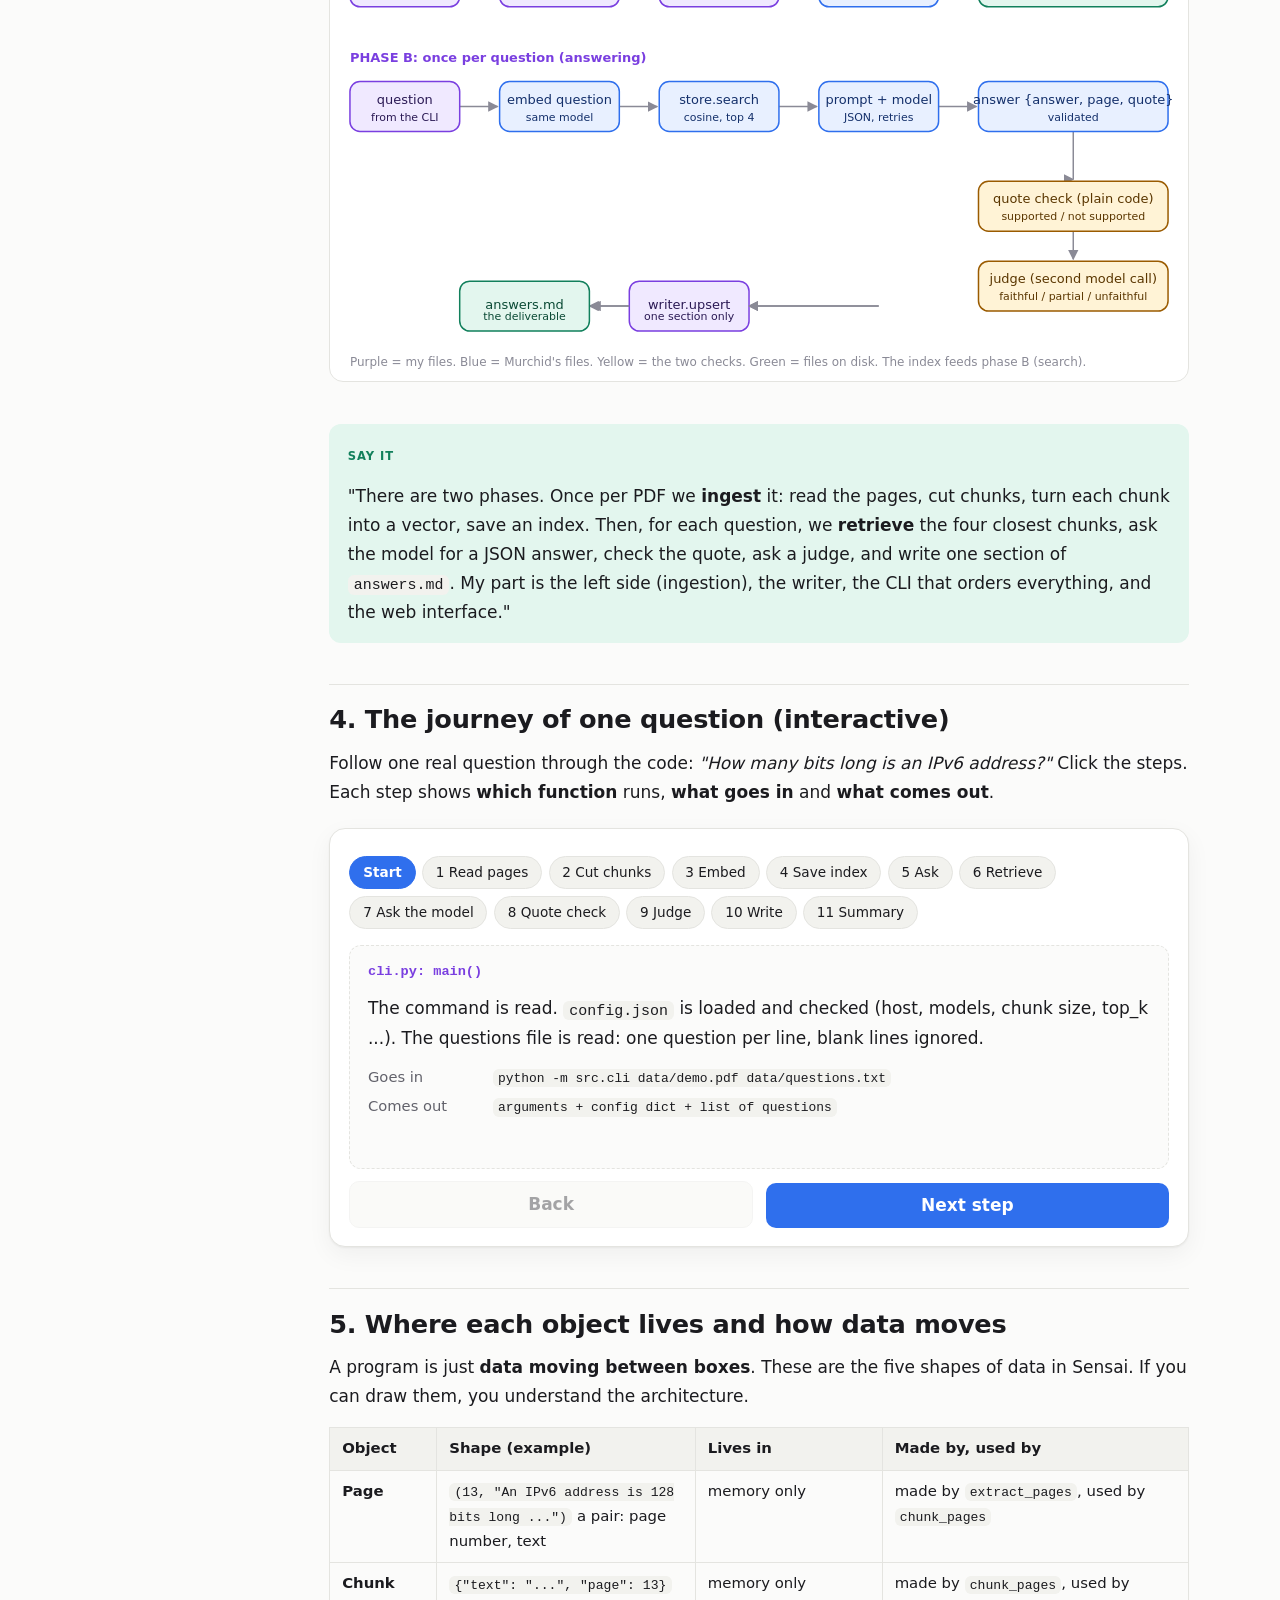
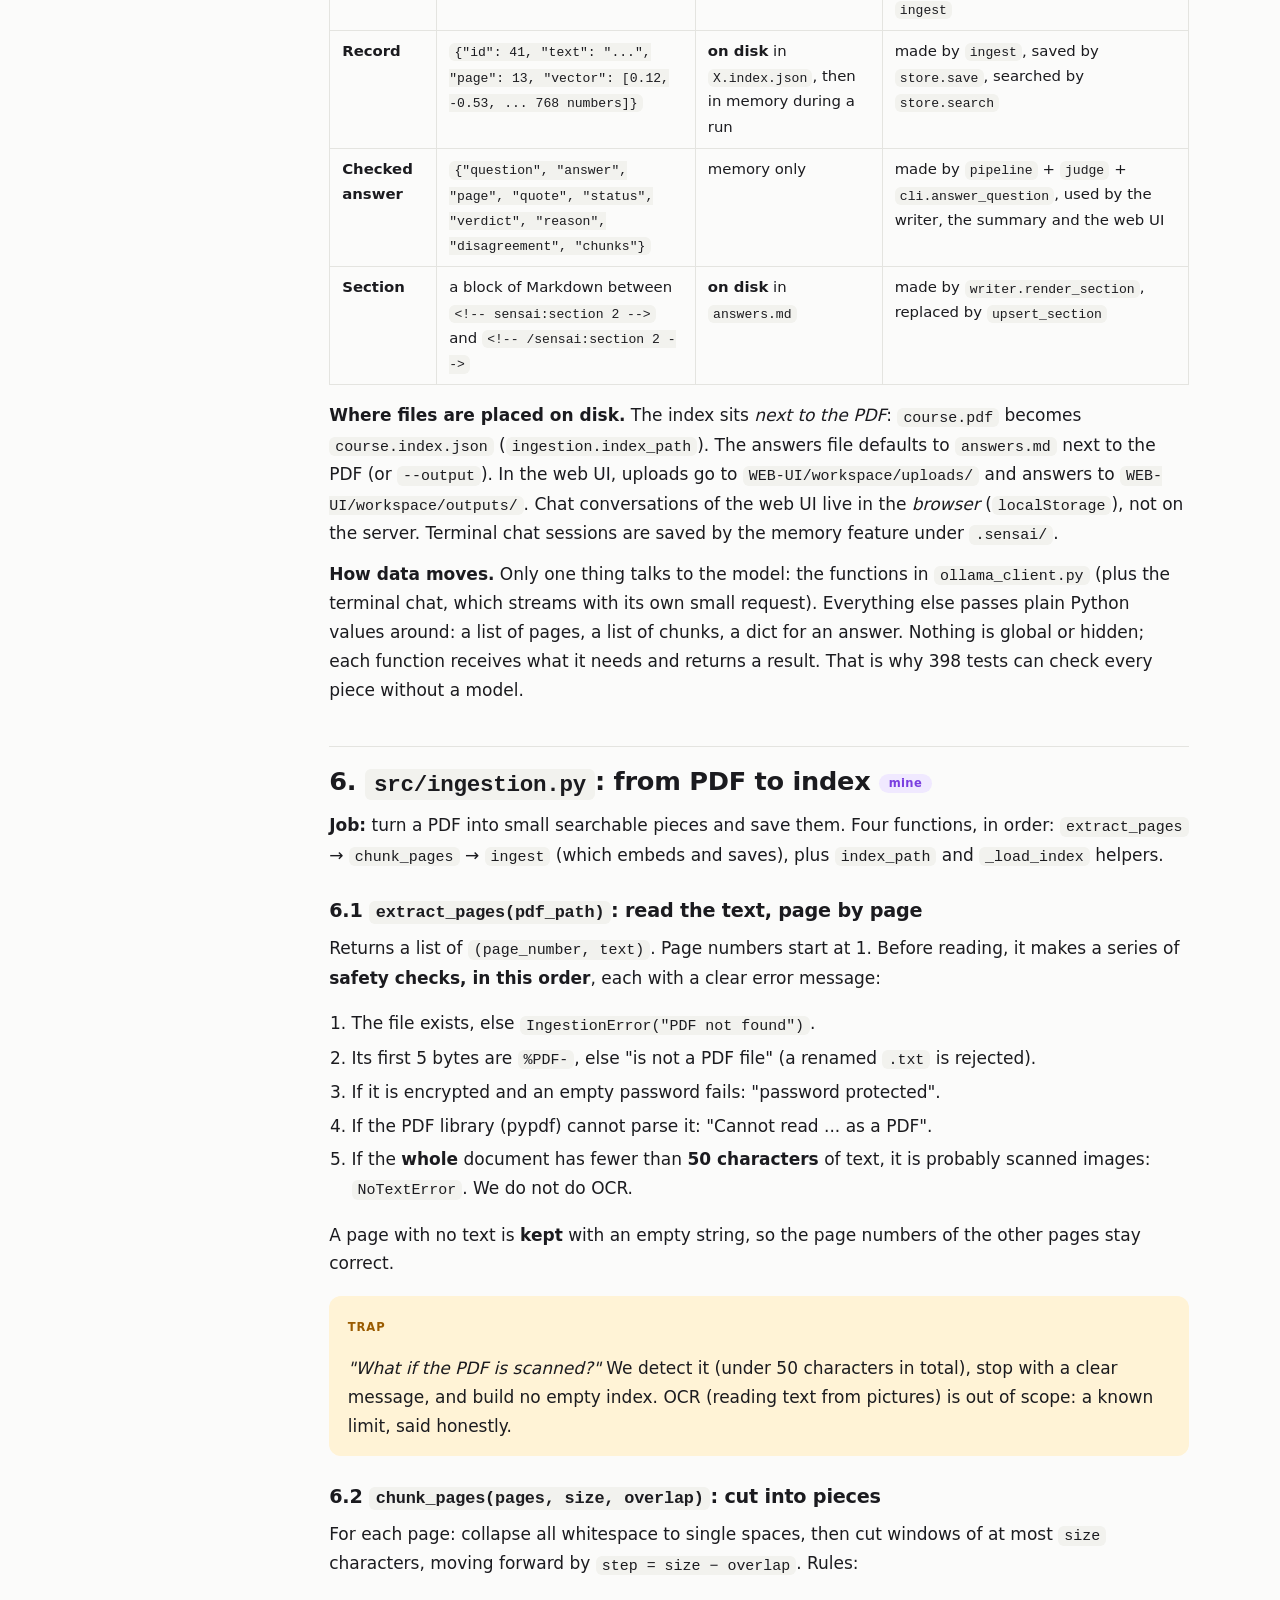
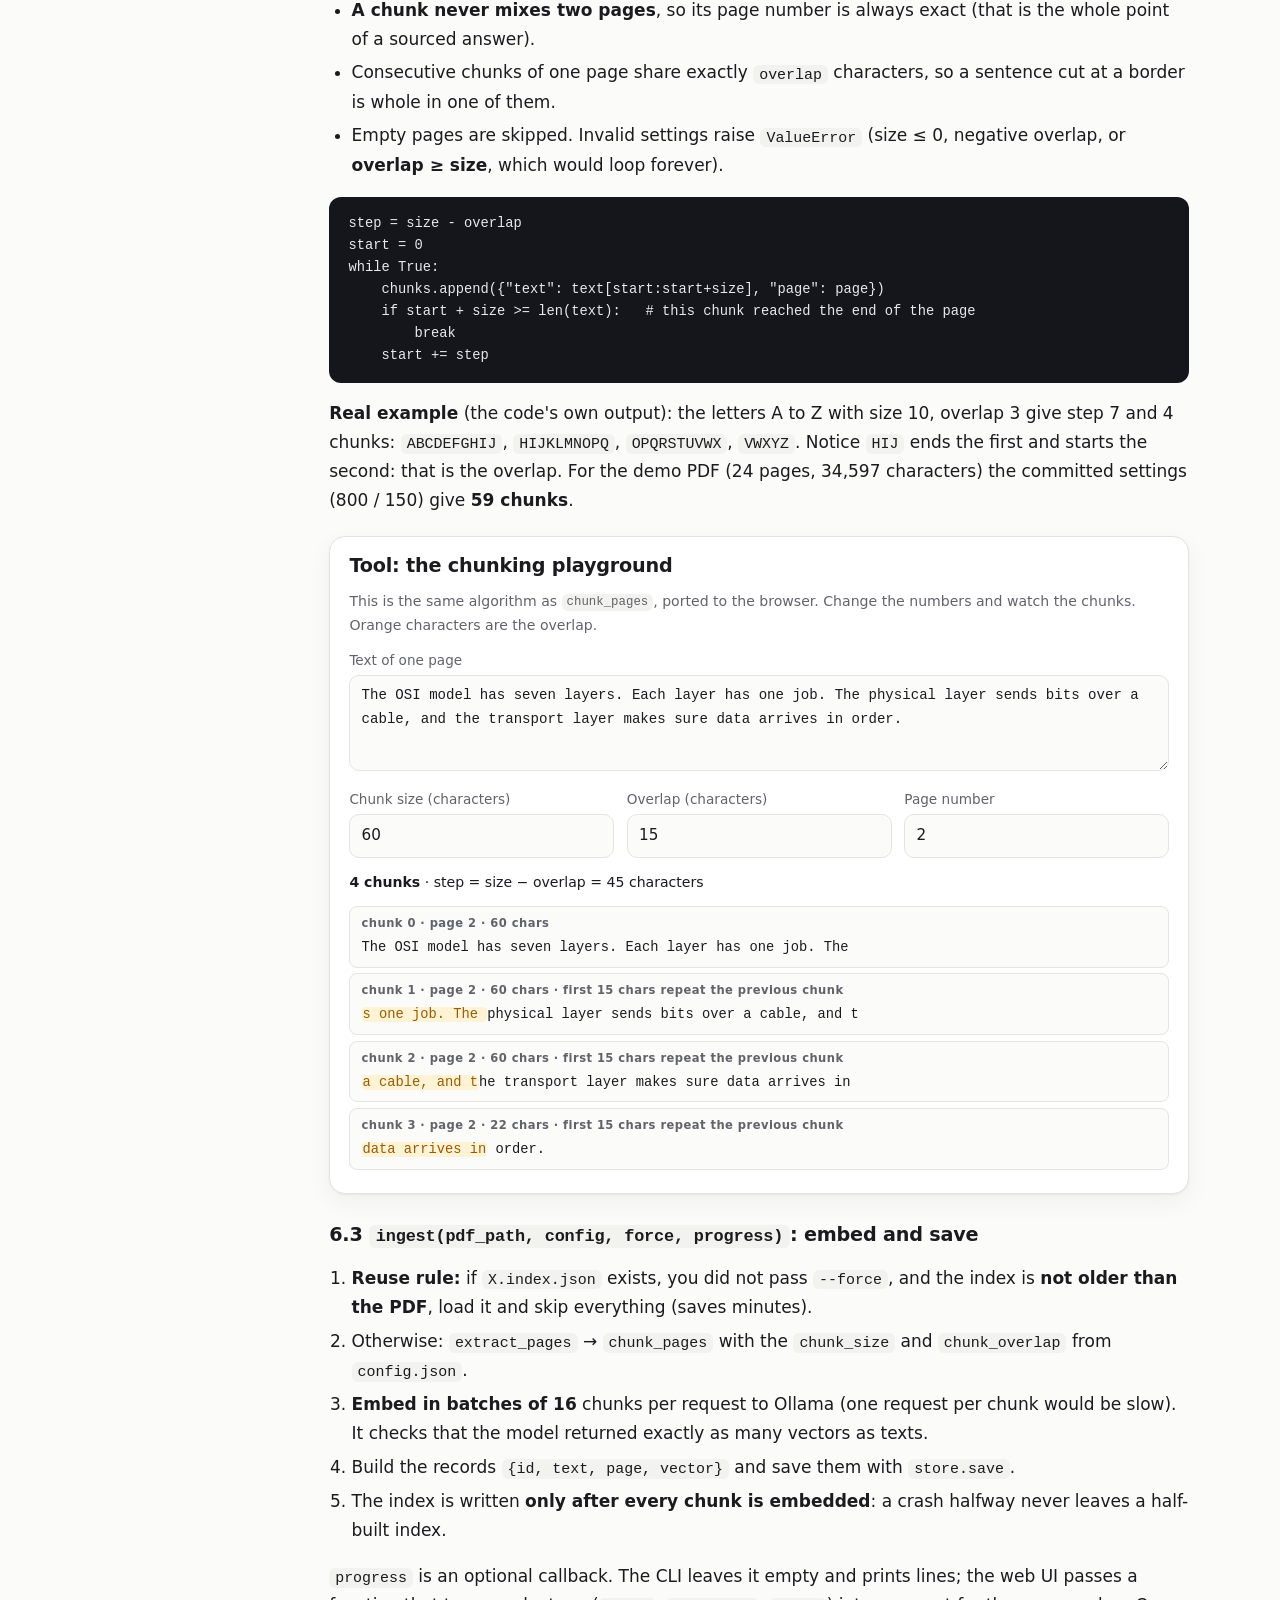
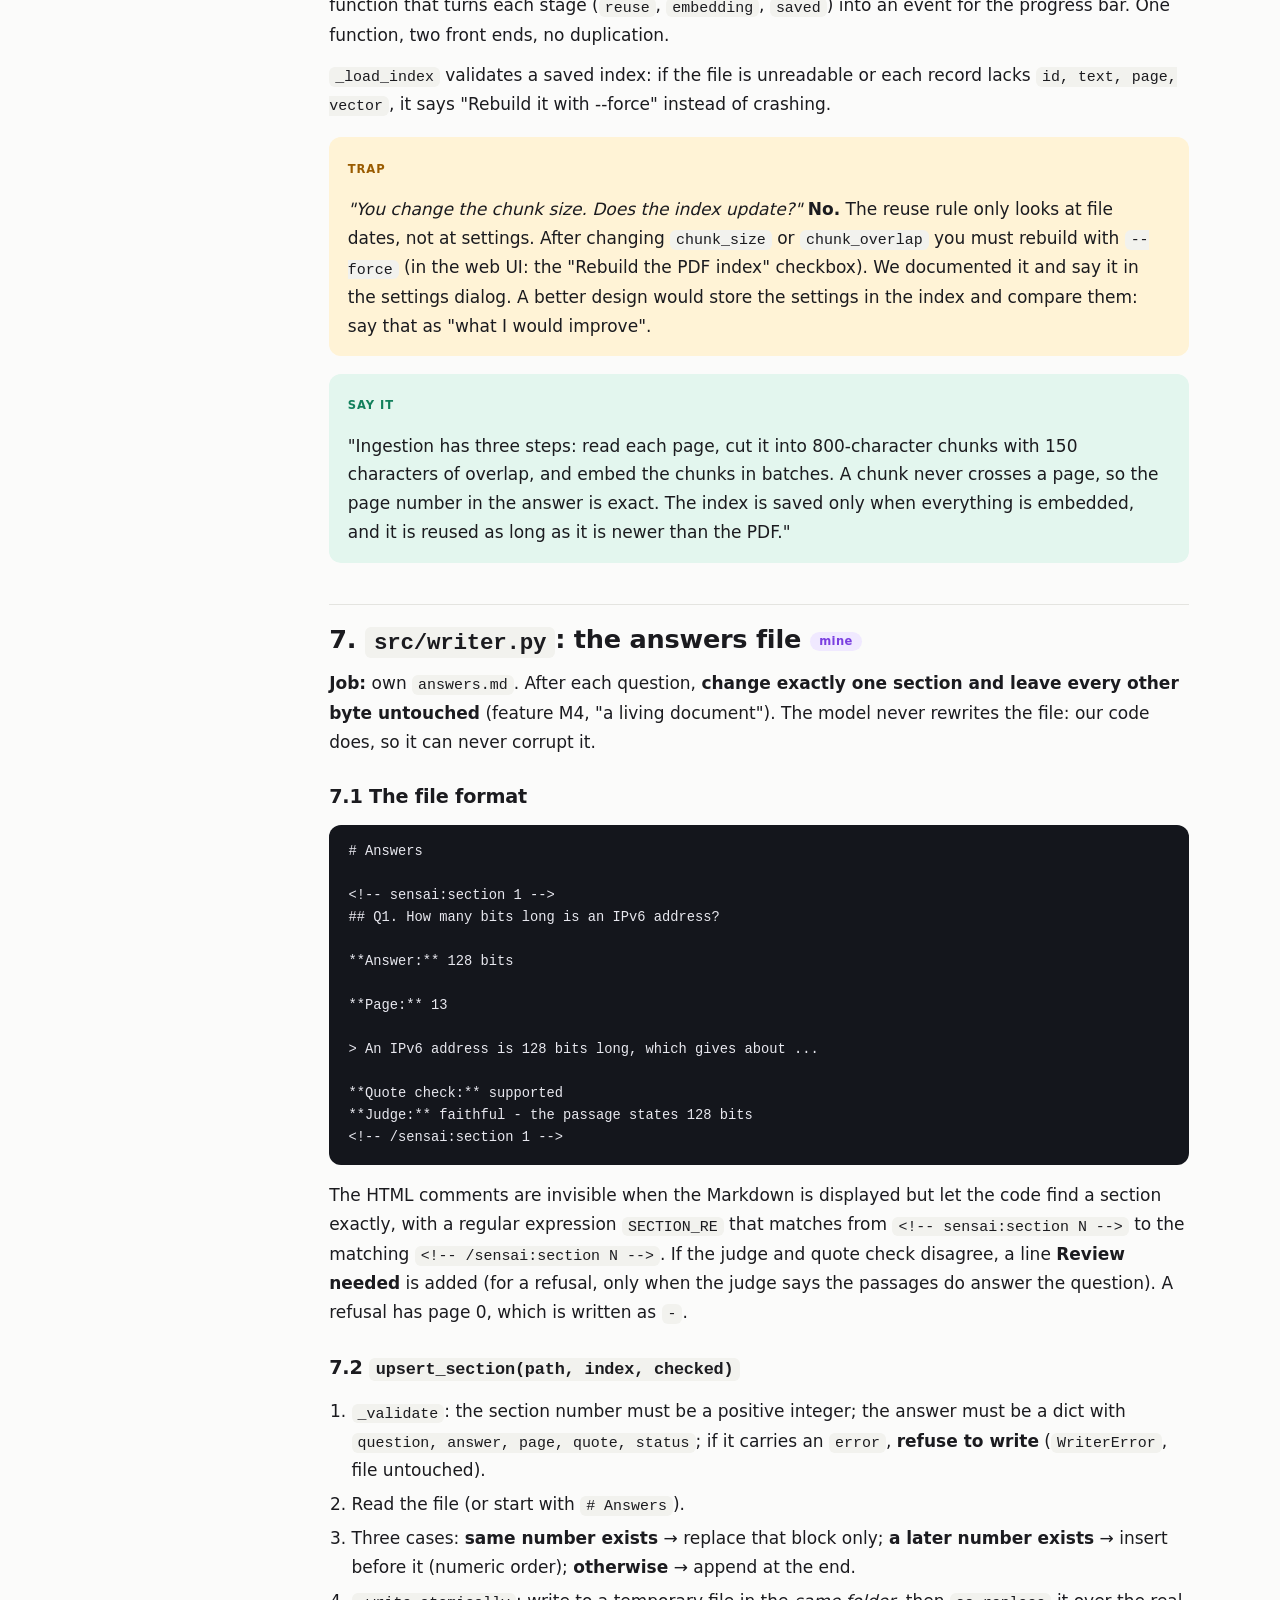
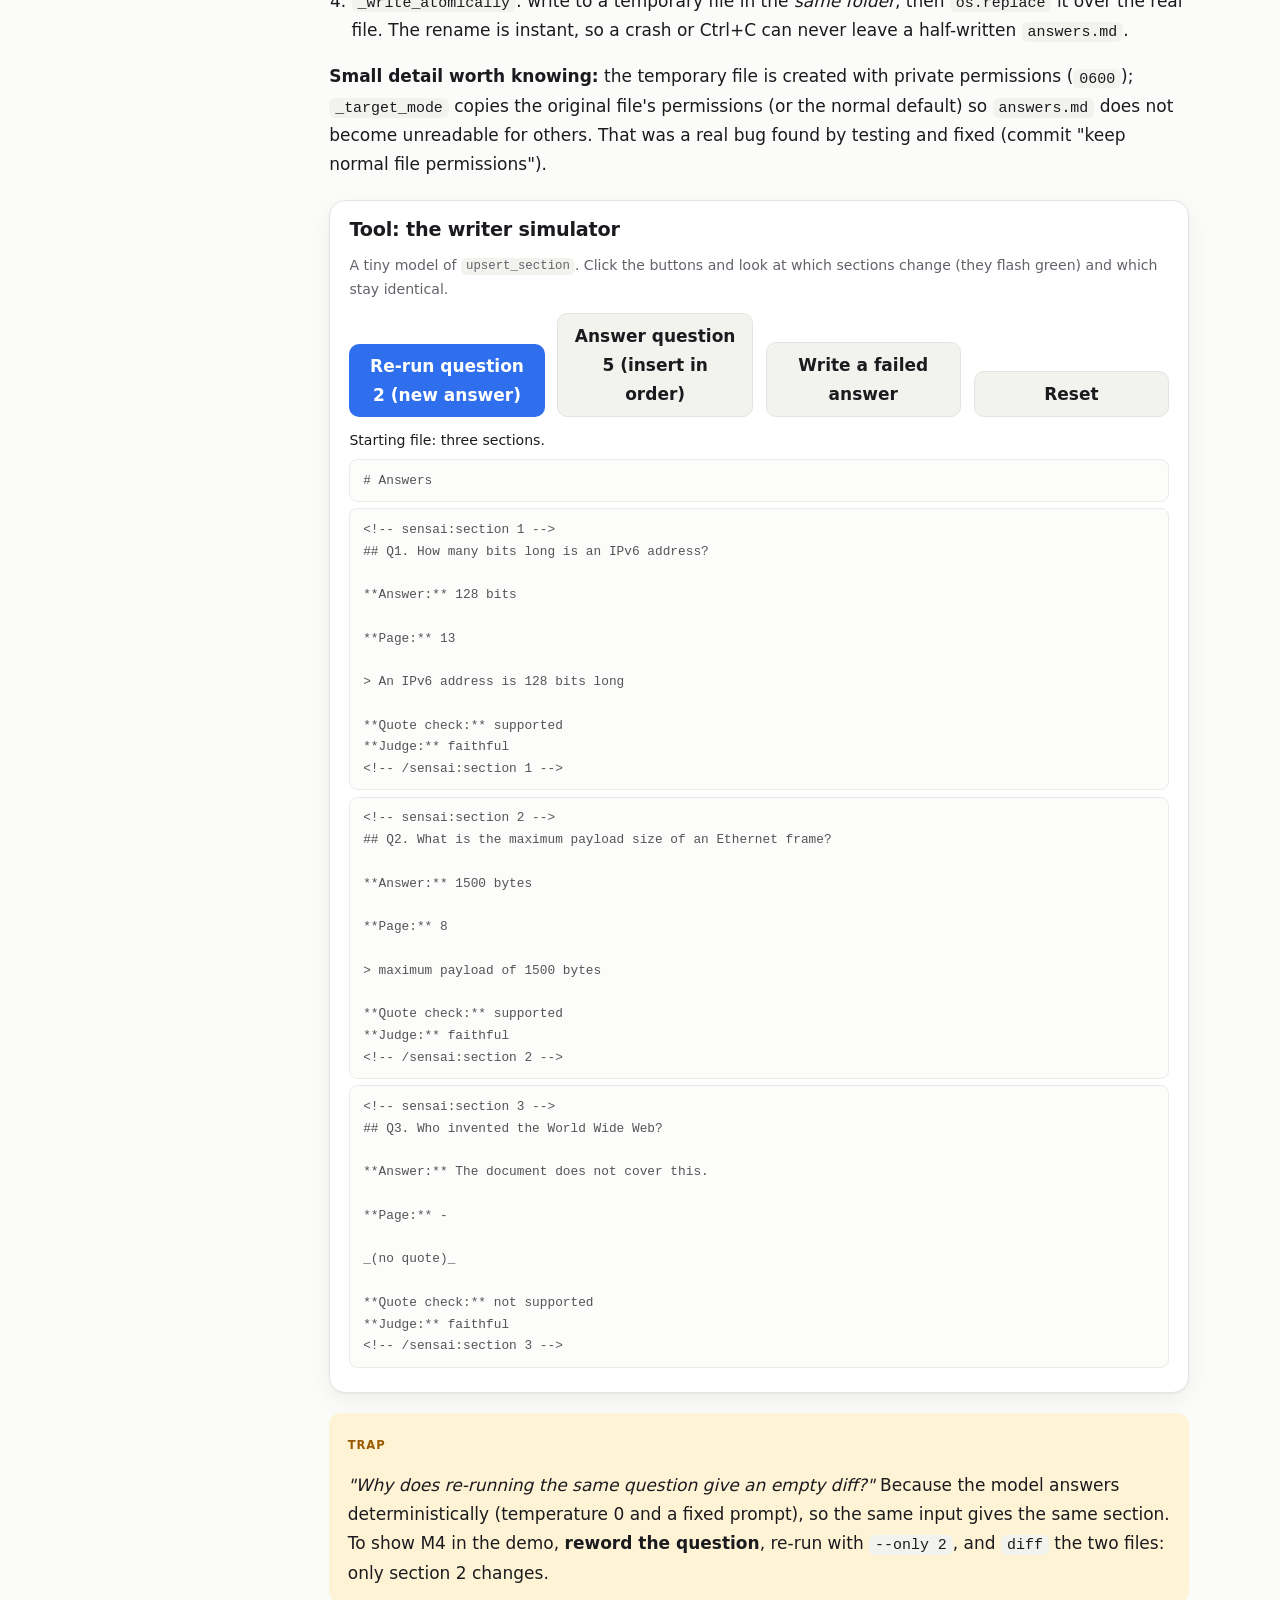
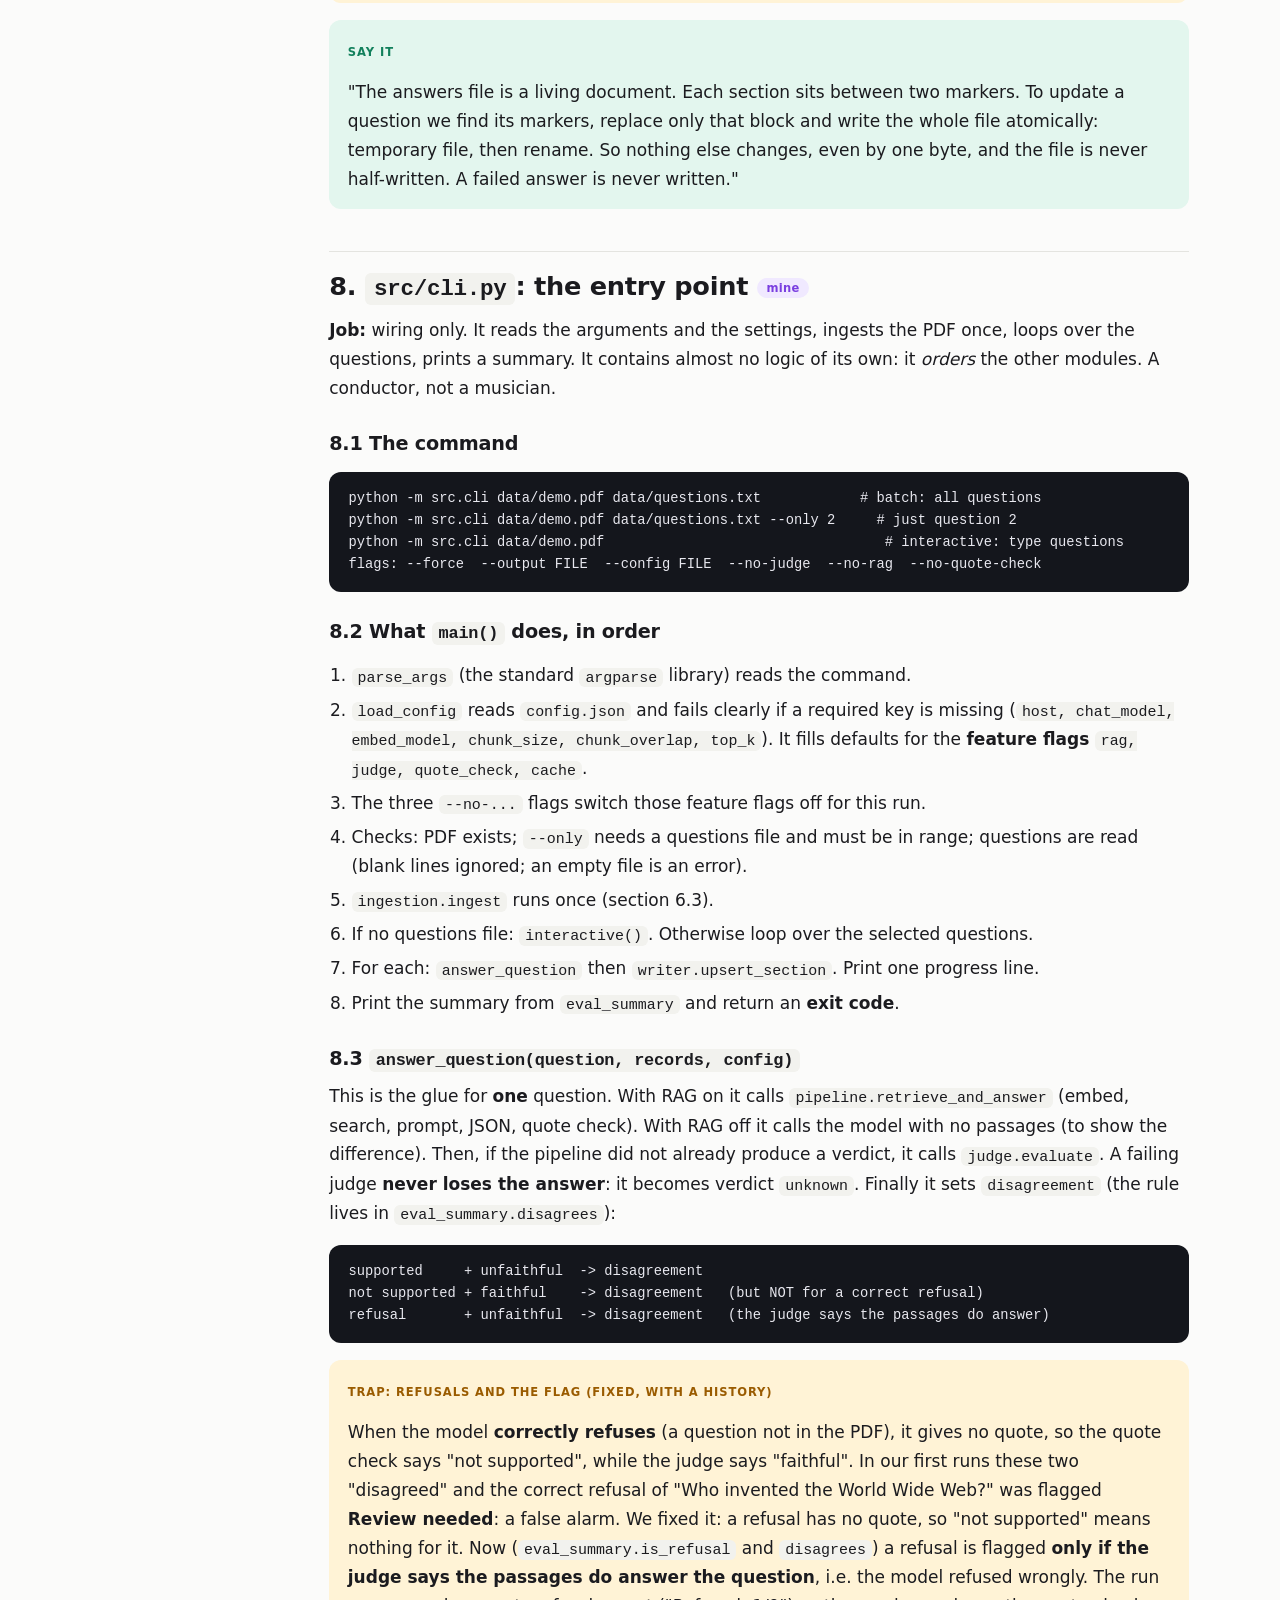
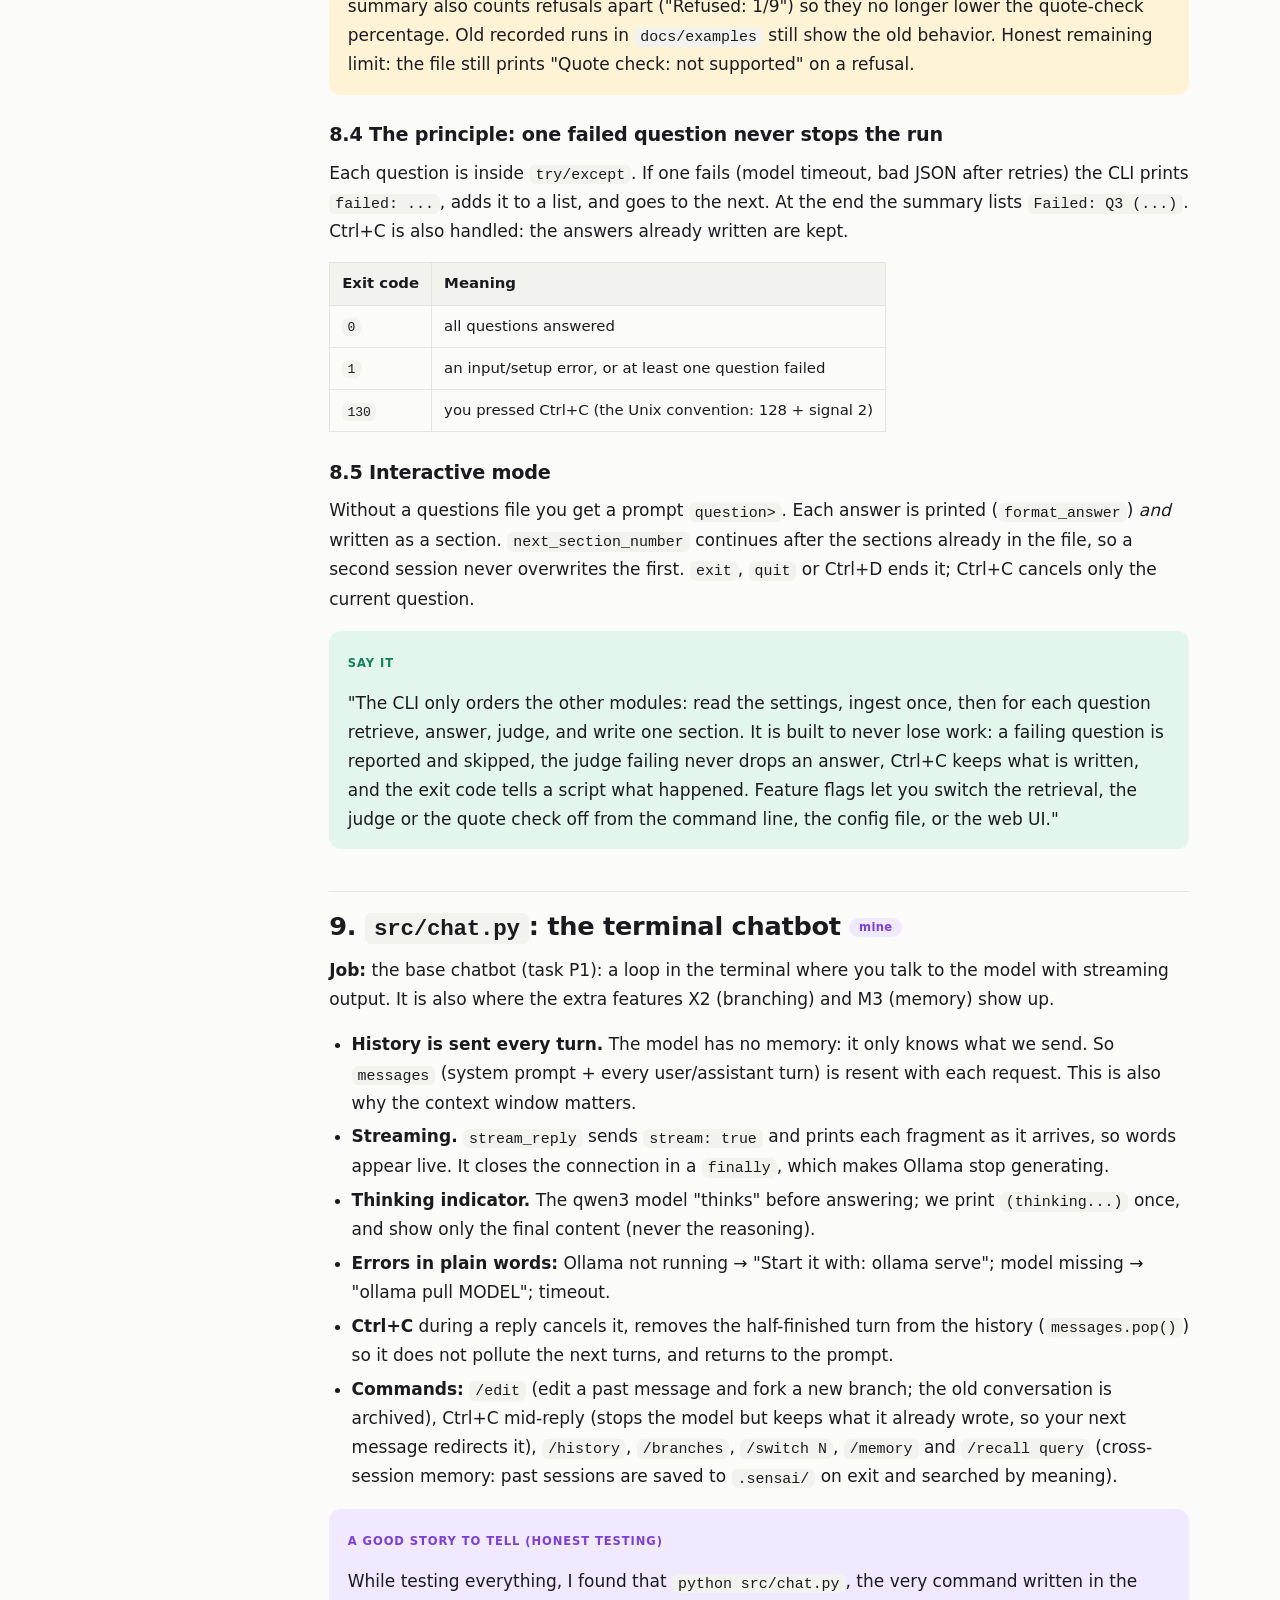
<file: docs/defense/guide.html>
<!doctype html>
<html lang="en">
<head>
<meta charset="utf-8">
<meta name="viewport" content="width=device-width, initial-scale=1">
<meta name="color-scheme" content="light dark">
<title>Sensai defense guide</title>
<link rel="stylesheet" href="defense.css">
</head>
<body>
<div class="bar" id="bar"></div>
<div class="wrap">
<nav class="toc" id="toc" aria-label="Contents"></nav>
<main>

<h1>The study guide</h1>
<p class="lead">Everything you need to explain Sensai at the defense, written for someone who has never programmed. Read it in order the first time. Every part ends with what to <b>say out loud</b>.</p>

<div class="box info"><span class="tag">How to use this page</span>
<p>The <b>purple boxes</b> are your own work. The <b>green boxes</b> are sentences you can say almost word for word. The <b>yellow boxes</b> are traps: things a jury likes to ask. The small <b>tools</b> (grey cards with buttons) let you play with the real logic: do them, they are the fastest way to understand.</p>
<p class="small muted">Code snippets are copied from the real project. Line numbers can move a little; function names will not.</p>
</div>

<!-- ============================================================ -->
<h2 id="plan" data-group="Start" data-toc="A plan for the next hours">A plan for the next hours</h2>
<table>
<tr><th>Time</th><th>Do this</th><th>Where</th></tr>
<tr><td>30 min</td><td>Read sections 1 to 4 (story, words, picture, journey of one question). Play with the journey tool.</td><td>this page</td></tr>
<tr><td>60 min</td><td>Read <b>your part</b>: ingestion, writer, CLI, chat, web UI. Use the 3 tools (chunking, writer, quote check).</td><td>sections 5 to 9</td></tr>
<tr><td>20 min</td><td>Skim the rest of the system (Murchid's part) and learn the numbers.</td><td>sections 10 and 11</td></tr>
<tr><td>30 min</td><td>Quiz: topic by topic, then one mock exam. Redo what you missed.</td><td><a href="quiz.html">quiz.html</a></td></tr>
<tr><td>30 min</td><td>Read the jury questions out loud, answer without looking, then compare.</td><td>section 13</td></tr>
<tr><td>10 min</td><td>One-page cheat sheet (print it, or keep it open).</td><td>section 14</td></tr>
</table>
<p>If you are short on time: sections 1, 4, 5, 6, 7, 13 and the mock exam are the core.</p>

<!-- ============================================================ -->
<h2 id="story" data-toc="1. The story in 60 seconds">1. The story in 60 seconds</h2>
<p><b>The problem.</b> Lea is a student. Her exam is in two days. She has a 24-page PDF of course notes and nine questions. She does not want to re-read everything, and a normal chatbot has never read her notes: it would happily <em>invent</em> an answer. Also, her notes are private.</p>
<p><b>What Sensai does.</b> You give it a PDF and a list of questions. For each question it finds the right passages in the PDF, asks a small AI model to answer <em>using only those passages</em>, and writes the result into a file <code>answers.md</code>: the answer, the page, and a word-for-word quote you can check. It then double-checks itself in two ways. Everything runs on the laptop: no internet, no cost, no data leaving the machine.</p>
<div class="box say"><span class="tag">Say it (30 seconds)</span>
<p>"Sensai is a local assistant that answers questions about a PDF and always shows its source: the page and an exact quote. It runs fully on the laptop with a small open model through Ollama. We do not use any AI framework: we wrote every step ourselves. Each answer is checked twice: a plain-code check that the quote really exists, and a second model call that judges the answer. When the two disagree, the tool flags it for a human."</p></div>

<div class="box mine"><span class="tag">My part (Pacôme)</span>
<p>The project was split in two halves. <b>Mine is the "plumbing"</b>: everything that gets the PDF ready, writes the result, and lets a person use it.</p>
<table>
<tr><th>Task</th><th>What I built</th><th>File</th></tr>
<tr><td>P1</td><td>Environment and the base chatbot in the terminal (streaming, history, Ctrl+C)</td><td><code>src/chat.py</code></td></tr>
<tr><td>P2</td><td>Read the PDF page by page, detect scanned PDFs</td><td><code>src/ingestion.py</code> (<code>extract_pages</code>)</td></tr>
<tr><td>P3</td><td>Cut pages into overlapping chunks that keep their page number</td><td><code>src/ingestion.py</code> (<code>chunk_pages</code>)</td></tr>
<tr><td>P4</td><td>Turn chunks into vectors and build the saved index</td><td><code>src/ingestion.py</code> (<code>ingest</code>)</td></tr>
<tr><td>P5</td><td>The writer: update exactly one section of <code>answers.md</code></td><td><code>src/writer.py</code></td></tr>
<tr><td>P6</td><td>The CLI: the entry point that wires everything and prints the summary</td><td><code>src/cli.py</code></td></tr>
<tr><td>P7</td><td>End-to-end run on the demo PDF, with a scoring script</td><td><code>scripts/e2e_check.py</code></td></tr>
<tr><td>X1</td><td>The web interface (extra feature), later sharing through a tunnel</td><td><code>WEB-UI/</code></td></tr>
<tr><td>+</td><td>Interactive terminal mode, the quote check, demo data, docs, slides, tests</td><td><code>cli.py</code>, <code>quote_check.py</code>, <code>data/</code>, <code>docs/</code></td></tr>
</table>
<p>Murchid built the "brain": the Ollama client, the vector store, retrieval and prompting, the JSON answer, the judge, the summary, memory. You must know the brain at a high level (section 10) because the jury will ask how the whole system works, but your depth must be in your own files.</p>
</div>

<!-- ============================================================ -->
<h2 id="words" data-toc="2. Words you must know">2. Words you must know, from zero</h2>
<p>Read these once. Whenever a later section uses a word you forget, come back here.</p>
<div class="grid">
<div class="card"><h4>Model (LLM)</h4><p>A program that predicts the next piece of text. You give it text, it writes text back. Ours is <b>qwen3:4b</b> ("4 billion parameters"): small, about 2.5 GB, runs on a laptop.</p></div>
<div class="card"><h4>Ollama</h4><p>A free program that runs models on your own computer and offers them through a local web address (<code>http://localhost:11434</code>). Our code talks to it like a phone call: send a request, get an answer.</p></div>
<div class="card"><h4>Token</h4><p>A piece of text the model reads, roughly 3 or 4 characters. Models count in tokens, not words.</p></div>
<div class="card"><h4>Context window</h4><p>The maximum amount of text (in tokens) the model can look at <em>at once</em>: question + passages + answer. Ours is <b>4096 tokens</b> (about 3,000 words). A 24-page PDF does not fit, which is why we only send the best passages.</p></div>
<div class="card"><h4>Prompt</h4><p>The text we send to the model: instructions + passages + question. The prompts live in <code>prompts/*.txt</code> so they can change without touching code.</p></div>
<div class="card"><h4>Embedding / vector</h4><p>A text turned into a list of numbers (768 of them for our model) that stands for its <em>meaning</em>. Similar meanings give similar numbers. "How do plants make food?" lands near "photosynthesis" even with no shared word.</p></div>
<div class="card"><h4>Cosine similarity</h4><p>A score for how much two vectors point the same way. Near <b>1</b> = same meaning, near <b>0</b> = unrelated. We keep the best <b>4</b> chunks.</p></div>
<div class="card"><h4>RAG</h4><p><b>R</b>etrieval-<b>A</b>ugmented <b>G</b>eneration: first <em>retrieve</em> the relevant passages, then <em>generate</em> an answer from them. Like an open-book exam where we hand the student only the right pages.</p></div>
<div class="card"><h4>Chunk</h4><p>A small piece of a page (800 characters). Small pieces match a question more sharply than a whole page, and they fit in the prompt.</p></div>
<div class="card"><h4>Overlap</h4><p>Consecutive chunks share some characters (150), so a sentence cut at a border is still whole in one of them.</p></div>
<div class="card"><h4>Index</h4><p>The saved file (<code>demo.index.json</code>) holding every chunk with its page and vector. Built once per PDF, like the index at the back of a book.</p></div>
<div class="card"><h4>JSON and schema</h4><p>JSON is a strict text format for data: <code>{"answer": "128 bits", "page": 13}</code>. A <b>schema</b> says which fields must exist. We force the model to answer in this shape so our code can use it.</p></div>
<div class="card"><h4>Retry</h4><p>If the model's JSON is broken, ask again (at most twice more). After that the question is reported as failed and the file is not touched.</p></div>
<div class="card"><h4>Quote check</h4><p>Plain code (no AI) that checks the model's quote really appears in the passages we gave it. Proves the quote exists, <em>not</em> that the answer is right.</p></div>
<div class="card"><h4>Judge</h4><p>A second model call that reads question + passages + answer and says <b>faithful / partial / unfaithful</b>. Catches misreadings the quote check cannot.</p></div>
<div class="card"><h4>CLI</h4><p>Command-line interface: you type a command in the terminal. <code>python -m src.cli data/demo.pdf data/questions.txt</code>.</p></div>
<div class="card"><h4>Server, HTTP, SSE</h4><p>A server is a program waiting for requests. HTTP is the language of the web. <b>SSE</b> (Server-Sent Events) lets the server push updates to the browser one after another over a single request: that is how answers appear live.</p></div>
<div class="card"><h4>Atomic write</h4><p>Writing a file so it is never half-written: write a temporary copy, then rename it over the real file in one instant.</p></div>
<div class="card"><h4>Upsert</h4><p>"Update or insert": replace the section if it exists, add it in the right place if not.</p></div>
</div>

<!-- ============================================================ -->
<h2 id="picture" data-toc="3. The system in one picture">3. The system in one picture</h2>
<p>Think of a <b>library assistant</b>. <code>ingestion.py</code> reads the book and writes index cards (one per paragraph, with the page). <code>store.py</code> is the card drawer. <code>pipeline.py</code> takes a question, pulls the 4 best cards, reads them, writes an answer. <code>judge.py</code> is a second person who double-checks. <code>writer.py</code> copies the answer onto the right page of a report. <code>ollama_client.py</code> is the phone used to call the "brain". <code>cli.py</code> is the manager who orders everything.</p>

<svg viewBox="0 0 860 470" width="100%" role="img" aria-label="Pipeline diagram" style="background:var(--panel);border:1px solid var(--line);border-radius:14px;margin:1rem 0">
<defs><marker id="ah" viewBox="0 0 10 10" refX="9" refY="5" markerWidth="7" markerHeight="7" orient="auto"><path d="M0 0L10 5L0 10z" fill="#8a8a96"/></marker></defs>
<g font-size="13" fill="currentColor" style="color:var(--ink)">
<text x="20" y="28" font-weight="700" fill="#7a3fe0">PHASE A: once per PDF (ingestion)</text>
<g stroke="#8a8a96" stroke-width="1.5" marker-end="url(#ah)" fill="none">
<path d="M130 70 H168"/><path d="M290 70 H328"/><path d="M450 70 H488"/><path d="M610 70 H648"/>
</g>
<g stroke-width="1.5">
<rect x="20" y="45" width="110" height="50" rx="10" fill="#f0e9ff" stroke="#7a3fe0"/><text x="75" y="68" text-anchor="middle" fill="#2b1a55">PDF file</text><text x="75" y="84" text-anchor="middle" font-size="11" fill="#2b1a55">demo.pdf</text>
<rect x="170" y="45" width="120" height="50" rx="10" fill="#f0e9ff" stroke="#7a3fe0"/><text x="230" y="66" text-anchor="middle" fill="#2b1a55">extract_pages</text><text x="230" y="83" text-anchor="middle" font-size="11" fill="#2b1a55">text per page</text>
<rect x="330" y="45" width="120" height="50" rx="10" fill="#f0e9ff" stroke="#7a3fe0"/><text x="390" y="66" text-anchor="middle" fill="#2b1a55">chunk_pages</text><text x="390" y="83" text-anchor="middle" font-size="11" fill="#2b1a55">800 chars, 150 overlap</text>
<rect x="490" y="45" width="120" height="50" rx="10" fill="#e8f0ff" stroke="#2f6fed"/><text x="550" y="66" text-anchor="middle" fill="#14306b">embed</text><text x="550" y="83" text-anchor="middle" font-size="11" fill="#14306b">768 numbers each</text>
<rect x="650" y="45" width="190" height="50" rx="10" fill="#e3f6ee" stroke="#12805c"/><text x="745" y="66" text-anchor="middle" fill="#0b4a35">demo.index.json</text><text x="745" y="83" text-anchor="middle" font-size="11" fill="#0b4a35">{id, text, page, vector}</text>
</g>
<text x="20" y="150" font-weight="700" fill="#7a3fe0">PHASE B: once per question (answering)</text>
<g stroke="#8a8a96" stroke-width="1.5" marker-end="url(#ah)" fill="none">
<path d="M130 195 H168"/><path d="M290 195 H328"/><path d="M450 195 H488"/><path d="M610 195 H648"/>
<path d="M745 220 V268 H745"/><path d="M745 320 V348"/>
<path d="M550 395 H420"/><path d="M300 395 H260"/>
</g>
<g stroke-width="1.5">
<rect x="20" y="170" width="110" height="50" rx="10" fill="#f0e9ff" stroke="#7a3fe0"/><text x="75" y="192" text-anchor="middle" fill="#2b1a55">question</text><text x="75" y="209" text-anchor="middle" font-size="11" fill="#2b1a55">from the CLI</text>
<rect x="170" y="170" width="120" height="50" rx="10" fill="#e8f0ff" stroke="#2f6fed"/><text x="230" y="192" text-anchor="middle" fill="#14306b">embed question</text><text x="230" y="209" text-anchor="middle" font-size="11" fill="#14306b">same model</text>
<rect x="330" y="170" width="120" height="50" rx="10" fill="#e8f0ff" stroke="#2f6fed"/><text x="390" y="192" text-anchor="middle" fill="#14306b">store.search</text><text x="390" y="209" text-anchor="middle" font-size="11" fill="#14306b">cosine, top 4</text>
<rect x="490" y="170" width="120" height="50" rx="10" fill="#e8f0ff" stroke="#2f6fed"/><text x="550" y="192" text-anchor="middle" fill="#14306b">prompt + model</text><text x="550" y="209" text-anchor="middle" font-size="11" fill="#14306b">JSON, retries</text>
<rect x="650" y="170" width="190" height="50" rx="10" fill="#e8f0ff" stroke="#2f6fed"/><text x="745" y="192" text-anchor="middle" fill="#14306b">answer {answer, page, quote}</text><text x="745" y="209" text-anchor="middle" font-size="11" fill="#14306b">validated</text>
<rect x="650" y="270" width="190" height="50" rx="10" fill="#fff3d6" stroke="#9a5b00"/><text x="745" y="292" text-anchor="middle" fill="#5a3600">quote check (plain code)</text><text x="745" y="309" text-anchor="middle" font-size="11" fill="#5a3600">supported / not supported</text>
<rect x="650" y="350" width="190" height="50" rx="10" fill="#fff3d6" stroke="#9a5b00"/><text x="745" y="372" text-anchor="middle" fill="#5a3600">judge (second model call)</text><text x="745" y="389" text-anchor="middle" font-size="11" fill="#5a3600">faithful / partial / unfaithful</text>
<rect x="300" y="370" width="120" height="50" rx="10" fill="#f0e9ff" stroke="#7a3fe0"/><text x="360" y="398" text-anchor="middle" fill="#2b1a55">writer.upsert</text><text x="360" y="409" text-anchor="middle" font-size="11" fill="#2b1a55">one section only</text>
<rect x="130" y="370" width="130" height="50" rx="10" fill="#e3f6ee" stroke="#12805c"/><text x="195" y="398" text-anchor="middle" fill="#0b4a35">answers.md</text><text x="195" y="409" text-anchor="middle" font-size="11" fill="#0b4a35">the deliverable</text>
</g>
<path d="M550 395 H420" stroke="#8a8a96" stroke-width="1.5" marker-end="url(#ah)" fill="none"/>
<path d="M300 395 H262" stroke="#8a8a96" stroke-width="1.5" marker-end="url(#ah)" fill="none"/>
<text x="20" y="455" font-size="12" fill="#8a8a96">Purple = my files. Blue = Murchid's files. Yellow = the two checks. Green = files on disk. The index feeds phase B (search).</text>
</g>
</svg>

<div class="box say"><span class="tag">Say it</span>
<p>"There are two phases. Once per PDF we <b>ingest</b> it: read the pages, cut chunks, turn each chunk into a vector, save an index. Then, for each question, we <b>retrieve</b> the four closest chunks, ask the model for a JSON answer, check the quote, ask a judge, and write one section of <code>answers.md</code>. My part is the left side (ingestion), the writer, the CLI that orders everything, and the web interface."</p></div>

<!-- ============================================================ -->
<h2 id="journey" data-toc="4. The journey of one question">4. The journey of one question (interactive)</h2>
<p>Follow one real question through the code: <em>"How many bits long is an IPv6 address?"</em> Click the steps. Each step shows <b>which function</b> runs, <b>what goes in</b> and <b>what comes out</b>.</p>
<div class="tool" id="journey-tool">
<div class="steps" id="j-steps"></div>
<div class="stage" id="j-stage"></div>
<div class="row" style="margin-top:.8rem"><button class="btn alt" id="j-prev" type="button">Back</button><button class="btn" id="j-next" type="button">Next step</button></div>
</div>

<!-- ============================================================ -->
<h2 id="objects" data-toc="5. Where each object lives" data-group="Your part, in depth">5. Where each object lives and how data moves</h2>
<p>A program is just <b>data moving between boxes</b>. These are the five shapes of data in Sensai. If you can draw them, you understand the architecture.</p>
<table>
<tr><th>Object</th><th>Shape (example)</th><th>Lives in</th><th>Made by, used by</th></tr>
<tr><td><b>Page</b></td><td><code>(13, "An IPv6 address is 128 bits long ...")</code> a pair: page number, text</td><td>memory only</td><td>made by <code>extract_pages</code>, used by <code>chunk_pages</code></td></tr>
<tr><td><b>Chunk</b></td><td><code>{"text": "...", "page": 13}</code></td><td>memory only</td><td>made by <code>chunk_pages</code>, used by <code>ingest</code></td></tr>
<tr><td><b>Record</b></td><td><code>{"id": 41, "text": "...", "page": 13, "vector": [0.12, -0.53, ... 768 numbers]}</code></td><td><b>on disk</b> in <code>X.index.json</code>, then in memory during a run</td><td>made by <code>ingest</code>, saved by <code>store.save</code>, searched by <code>store.search</code></td></tr>
<tr><td><b>Checked answer</b></td><td><code>{"question", "answer", "page", "quote", "status", "verdict", "reason", "disagreement", "chunks"}</code></td><td>memory only</td><td>made by <code>pipeline</code> + <code>judge</code> + <code>cli.answer_question</code>, used by the writer, the summary and the web UI</td></tr>
<tr><td><b>Section</b></td><td>a block of Markdown between <code>&lt;!-- sensai:section 2 --&gt;</code> and <code>&lt;!-- /sensai:section 2 --&gt;</code></td><td><b>on disk</b> in <code>answers.md</code></td><td>made by <code>writer.render_section</code>, replaced by <code>upsert_section</code></td></tr>
</table>
<p><b>Where files are placed on disk.</b> The index sits <em>next to the PDF</em>: <code>course.pdf</code> becomes <code>course.index.json</code> (<code>ingestion.index_path</code>). The answers file defaults to <code>answers.md</code> next to the PDF (or <code>--output</code>). In the web UI, uploads go to <code>WEB-UI/workspace/uploads/</code> and answers to <code>WEB-UI/workspace/outputs/</code>. Chat conversations of the web UI live in the <em>browser</em> (<code>localStorage</code>), not on the server. Terminal chat sessions are saved by the memory feature under <code>.sensai/</code>.</p>
<p><b>How data moves.</b> Only one thing talks to the model: the functions in <code>ollama_client.py</code> (plus the terminal chat, which streams with its own small request). Everything else passes plain Python values around: a list of pages, a list of chunks, a dict for an answer. Nothing is global or hidden; each function receives what it needs and returns a result. That is why 398 tests can check every piece without a model.</p>

<!-- ============================================================ -->
<h2 id="p-ingest" data-toc="6. ingestion.py: PDF to index">6. <code>src/ingestion.py</code>: from PDF to index <span class="pill me">mine</span></h2>
<p><b>Job:</b> turn a PDF into small searchable pieces and save them. Four functions, in order: <code>extract_pages</code> → <code>chunk_pages</code> → <code>ingest</code> (which embeds and saves), plus <code>index_path</code> and <code>_load_index</code> helpers.</p>

<h3>6.1 <code>extract_pages(pdf_path)</code>: read the text, page by page</h3>
<p>Returns a list of <code>(page_number, text)</code>. Page numbers start at 1. Before reading, it makes a series of <b>safety checks, in this order</b>, each with a clear error message:</p>
<ol>
<li>The file exists, else <code>IngestionError("PDF not found")</code>.</li>
<li>Its first 5 bytes are <code>%PDF-</code>, else "is not a PDF file" (a renamed <code>.txt</code> is rejected).</li>
<li>If it is encrypted and an empty password fails: "password protected".</li>
<li>If the PDF library (pypdf) cannot parse it: "Cannot read ... as a PDF".</li>
<li>If the <b>whole</b> document has fewer than <b>50 characters</b> of text, it is probably scanned images: <code>NoTextError</code>. We do not do OCR.</li>
</ol>
<p>A page with no text is <b>kept</b> with an empty string, so the page numbers of the other pages stay correct.</p>
<div class="box care"><span class="tag">Trap</span><p><i>"What if the PDF is scanned?"</i> We detect it (under 50 characters in total), stop with a clear message, and build no empty index. OCR (reading text from pictures) is out of scope: a known limit, said honestly.</p></div>

<h3>6.2 <code>chunk_pages(pages, size, overlap)</code>: cut into pieces</h3>
<p>For each page: collapse all whitespace to single spaces, then cut windows of at most <code>size</code> characters, moving forward by <code>step = size − overlap</code>. Rules:</p>
<ul>
<li><b>A chunk never mixes two pages</b>, so its page number is always exact (that is the whole point of a sourced answer).</li>
<li>Consecutive chunks of one page share exactly <code>overlap</code> characters, so a sentence cut at a border is whole in one of them.</li>
<li>Empty pages are skipped. Invalid settings raise <code>ValueError</code> (size ≤ 0, negative overlap, or <b>overlap ≥ size</b>, which would loop forever).</li>
</ul>
<pre><code>step = size - overlap
start = 0
while True:
    chunks.append({"text": text[start:start+size], "page": page})
    if start + size >= len(text):   # this chunk reached the end of the page
        break
    start += step</code></pre>
<p><b>Real example</b> (the code's own output): the letters A to Z with size 10, overlap 3 give step 7 and 4 chunks: <code>ABCDEFGHIJ</code>, <code>HIJKLMNOPQ</code>, <code>OPQRSTUVWX</code>, <code>VWXYZ</code>. Notice <code>HIJ</code> ends the first and starts the second: that is the overlap. For the demo PDF (24 pages, 34,597 characters) the committed settings (800 / 150) give <b>59 chunks</b>.</p>

<div class="tool" id="chunk-tool">
<h3>Tool: the chunking playground</h3>
<p class="small muted">This is the same algorithm as <code>chunk_pages</code>, ported to the browser. Change the numbers and watch the chunks. Orange characters are the overlap.</p>
<label for="c-text">Text of one page</label>
<textarea id="c-text">The OSI model has seven layers. Each layer has one job. The physical layer sends bits over a cable, and the transport layer makes sure data arrives in order.</textarea>
<div class="row"><div><label for="c-size">Chunk size (characters)</label><input id="c-size" type="number" value="60" min="1"></div>
<div><label for="c-ov">Overlap (characters)</label><input id="c-ov" type="number" value="15" min="0"></div>
<div><label for="c-page">Page number</label><input id="c-page" type="number" value="2" min="1"></div></div>
<div id="c-out" style="margin-top:.8rem"></div>
</div>

<h3>6.3 <code>ingest(pdf_path, config, force, progress)</code>: embed and save</h3>
<ol>
<li><b>Reuse rule:</b> if <code>X.index.json</code> exists, you did not pass <code>--force</code>, and the index is <b>not older than the PDF</b>, load it and skip everything (saves minutes).</li>
<li>Otherwise: <code>extract_pages</code> → <code>chunk_pages</code> with the <code>chunk_size</code> and <code>chunk_overlap</code> from <code>config.json</code>.</li>
<li><b>Embed in batches of 16</b> chunks per request to Ollama (one request per chunk would be slow). It checks that the model returned exactly as many vectors as texts.</li>
<li>Build the records <code>{id, text, page, vector}</code> and save them with <code>store.save</code>.</li>
<li>The index is written <b>only after every chunk is embedded</b>: a crash halfway never leaves a half-built index.</li>
</ol>
<p><code>progress</code> is an optional callback. The CLI leaves it empty and prints lines; the web UI passes a function that turns each stage (<code>reuse</code>, <code>embedding</code>, <code>saved</code>) into an event for the progress bar. One function, two front ends, no duplication.</p>
<p><code>_load_index</code> validates a saved index: if the file is unreadable or each record lacks <code>id, text, page, vector</code>, it says "Rebuild it with --force" instead of crashing.</p>
<div class="box care"><span class="tag">Trap</span><p><i>"You change the chunk size. Does the index update?"</i> <b>No.</b> The reuse rule only looks at file dates, not at settings. After changing <code>chunk_size</code> or <code>chunk_overlap</code> you must rebuild with <code>--force</code> (in the web UI: the "Rebuild the PDF index" checkbox). We documented it and say it in the settings dialog. A better design would store the settings in the index and compare them: say that as "what I would improve".</p></div>
<div class="box say"><span class="tag">Say it</span><p>"Ingestion has three steps: read each page, cut it into 800-character chunks with 150 characters of overlap, and embed the chunks in batches. A chunk never crosses a page, so the page number in the answer is exact. The index is saved only when everything is embedded, and it is reused as long as it is newer than the PDF."</p></div>

<!-- ============================================================ -->
<h2 id="p-writer" data-toc="7. writer.py: answers.md">7. <code>src/writer.py</code>: the answers file <span class="pill me">mine</span></h2>
<p><b>Job:</b> own <code>answers.md</code>. After each question, <b>change exactly one section and leave every other byte untouched</b> (feature M4, "a living document"). The model never rewrites the file: our code does, so it can never corrupt it.</p>
<h3>7.1 The file format</h3>
<pre><code># Answers

&lt;!-- sensai:section 1 --&gt;
## Q1. How many bits long is an IPv6 address?

**Answer:** 128 bits

**Page:** 13

&gt; An IPv6 address is 128 bits long, which gives about ...

**Quote check:** supported
**Judge:** faithful - the passage states 128 bits
&lt;!-- /sensai:section 1 --&gt;</code></pre>
<p>The HTML comments are invisible when the Markdown is displayed but let the code find a section exactly, with a regular expression <code>SECTION_RE</code> that matches from <code>&lt;!-- sensai:section N --&gt;</code> to the matching <code>&lt;!-- /sensai:section N --&gt;</code>. If the judge and quote check disagree, a line <b>Review needed</b> is added (for a refusal, only when the judge says the passages do answer the question). A refusal has page 0, which is written as <code>-</code>.</p>
<h3>7.2 <code>upsert_section(path, index, checked)</code></h3>
<ol>
<li><code>_validate</code>: the section number must be a positive integer; the answer must be a dict with <code>question, answer, page, quote, status</code>; if it carries an <code>error</code>, <b>refuse to write</b> (<code>WriterError</code>, file untouched).</li>
<li>Read the file (or start with <code># Answers</code>).</li>
<li>Three cases: <b>same number exists</b> → replace that block only; <b>a later number exists</b> → insert before it (numeric order); <b>otherwise</b> → append at the end.</li>
<li><code>_write_atomically</code>: write to a temporary file in the <em>same folder</em>, then <code>os.replace</code> it over the real file. The rename is instant, so a crash or Ctrl+C can never leave a half-written <code>answers.md</code>.</li>
</ol>
<p><b>Small detail worth knowing:</b> the temporary file is created with private permissions (<code>0600</code>); <code>_target_mode</code> copies the original file's permissions (or the normal default) so <code>answers.md</code> does not become unreadable for others. That was a real bug found by testing and fixed (commit "keep normal file permissions").</p>

<div class="tool" id="writer-tool">
<h3>Tool: the writer simulator</h3>
<p class="small muted">A tiny model of <code>upsert_section</code>. Click the buttons and look at which sections change (they flash green) and which stay identical.</p>
<div class="row"><button class="btn" id="w-rerun" type="button">Re-run question 2 (new answer)</button><button class="btn alt" id="w-add" type="button">Answer question 5 (insert in order)</button><button class="btn alt" id="w-fail" type="button">Write a failed answer</button><button class="btn alt" id="w-reset" type="button">Reset</button></div>
<p id="w-msg" class="small" style="margin:.7rem 0 .3rem"></p>
<div id="w-file"></div>
</div>
<div class="box care"><span class="tag">Trap</span><p><i>"Why does re-running the same question give an empty diff?"</i> Because the model answers deterministically (temperature 0 and a fixed prompt), so the same input gives the same section. To show M4 in the demo, <b>reword the question</b>, re-run with <code>--only 2</code>, and <code>diff</code> the two files: only section 2 changes.</p></div>
<div class="box say"><span class="tag">Say it</span><p>"The answers file is a living document. Each section sits between two markers. To update a question we find its markers, replace only that block and write the whole file atomically: temporary file, then rename. So nothing else changes, even by one byte, and the file is never half-written. A failed answer is never written."</p></div>

<!-- ============================================================ -->
<h2 id="p-cli" data-toc="8. cli.py: the entry point">8. <code>src/cli.py</code>: the entry point <span class="pill me">mine</span></h2>
<p><b>Job:</b> wiring only. It reads the arguments and the settings, ingests the PDF once, loops over the questions, prints a summary. It contains almost no logic of its own: it <em>orders</em> the other modules. A conductor, not a musician.</p>
<h3>8.1 The command</h3>
<pre><code>python -m src.cli data/demo.pdf data/questions.txt            # batch: all questions
python -m src.cli data/demo.pdf data/questions.txt --only 2     # just question 2
python -m src.cli data/demo.pdf                                  # interactive: type questions
flags: --force  --output FILE  --config FILE  --no-judge  --no-rag  --no-quote-check</code></pre>
<h3>8.2 What <code>main()</code> does, in order</h3>
<ol>
<li><code>parse_args</code> (the standard <code>argparse</code> library) reads the command.</li>
<li><code>load_config</code> reads <code>config.json</code> and fails clearly if a required key is missing (<code>host, chat_model, embed_model, chunk_size, chunk_overlap, top_k</code>). It fills defaults for the <b>feature flags</b> <code>rag, judge, quote_check, cache</code>.</li>
<li>The three <code>--no-...</code> flags switch those feature flags off for this run.</li>
<li>Checks: PDF exists; <code>--only</code> needs a questions file and must be in range; questions are read (blank lines ignored; an empty file is an error).</li>
<li><code>ingestion.ingest</code> runs once (section 6.3).</li>
<li>If no questions file: <code>interactive()</code>. Otherwise loop over the selected questions.</li>
<li>For each: <code>answer_question</code> then <code>writer.upsert_section</code>. Print one progress line.</li>
<li>Print the summary from <code>eval_summary</code> and return an <b>exit code</b>.</li>
</ol>
<h3>8.3 <code>answer_question(question, records, config)</code></h3>
<p>This is the glue for <b>one</b> question. With RAG on it calls <code>pipeline.retrieve_and_answer</code> (embed, search, prompt, JSON, quote check). With RAG off it calls the model with no passages (to show the difference). Then, if the pipeline did not already produce a verdict, it calls <code>judge.evaluate</code>. A failing judge <b>never loses the answer</b>: it becomes verdict <code>unknown</code>. Finally it sets <code>disagreement</code> (the rule lives in <code>eval_summary.disagrees</code>):</p>
<pre><code>supported     + unfaithful  -> disagreement
not supported + faithful    -> disagreement   (but NOT for a correct refusal)
refusal       + unfaithful  -> disagreement   (the judge says the passages do answer)</code></pre>
<div class="box care"><span class="tag">Trap: refusals and the flag (fixed, with a history)</span><p>When the model <b>correctly refuses</b> (a question not in the PDF), it gives no quote, so the quote check says "not supported", while the judge says "faithful". In our first runs these two "disagreed" and the correct refusal of "Who invented the World Wide Web?" was flagged <b>Review needed</b>: a false alarm. We fixed it: a refusal has no quote, so "not supported" means nothing for it. Now (<code>eval_summary.is_refusal</code> and <code>disagrees</code>) a refusal is flagged <b>only if the judge says the passages do answer the question</b>, i.e. the model refused wrongly. The run summary also counts refusals apart ("Refused: 1/9") so they no longer lower the quote-check percentage. Old recorded runs in <code>docs/examples</code> still show the old behavior. Honest remaining limit: the file still prints "Quote check: not supported" on a refusal.</p></div>
<h3>8.4 The principle: one failed question never stops the run</h3>
<p>Each question is inside <code>try/except</code>. If one fails (model timeout, bad JSON after retries) the CLI prints <code>failed: ...</code>, adds it to a list, and goes to the next. At the end the summary lists <code>Failed: Q3 (...)</code>. Ctrl+C is also handled: the answers already written are kept.</p>
<table>
<tr><th>Exit code</th><th>Meaning</th></tr>
<tr><td><code>0</code></td><td>all questions answered</td></tr>
<tr><td><code>1</code></td><td>an input/setup error, or at least one question failed</td></tr>
<tr><td><code>130</code></td><td>you pressed Ctrl+C (the Unix convention: 128 + signal 2)</td></tr>
</table>
<h3>8.5 Interactive mode</h3>
<p>Without a questions file you get a prompt <code>question&gt;</code>. Each answer is printed (<code>format_answer</code>) <em>and</em> written as a section. <code>next_section_number</code> continues after the sections already in the file, so a second session never overwrites the first. <code>exit</code>, <code>quit</code> or Ctrl+D ends it; Ctrl+C cancels only the current question.</p>
<div class="box say"><span class="tag">Say it</span><p>"The CLI only orders the other modules: read the settings, ingest once, then for each question retrieve, answer, judge, and write one section. It is built to never lose work: a failing question is reported and skipped, the judge failing never drops an answer, Ctrl+C keeps what is written, and the exit code tells a script what happened. Feature flags let you switch the retrieval, the judge or the quote check off from the command line, the config file, or the web UI."</p></div>

<!-- ============================================================ -->
<h2 id="p-chat" data-toc="9. chat.py: terminal chatbot">9. <code>src/chat.py</code>: the terminal chatbot <span class="pill me">mine</span></h2>
<p><b>Job:</b> the base chatbot (task P1): a loop in the terminal where you talk to the model with streaming output. It is also where the extra features X2 (branching) and M3 (memory) show up.</p>
<ul>
<li><b>History is sent every turn.</b> The model has no memory: it only knows what we send. So <code>messages</code> (system prompt + every user/assistant turn) is resent with each request. This is also why the context window matters.</li>
<li><b>Streaming.</b> <code>stream_reply</code> sends <code>stream: true</code> and prints each fragment as it arrives, so words appear live. It closes the connection in a <code>finally</code>, which makes Ollama stop generating.</li>
<li><b>Thinking indicator.</b> The qwen3 model "thinks" before answering; we print <code>(thinking...)</code> once, and show only the final content (never the reasoning).</li>
<li><b>Errors in plain words:</b> Ollama not running → "Start it with: ollama serve"; model missing → "ollama pull MODEL"; timeout.</li>
<li><b>Ctrl+C</b> during a reply cancels it, removes the half-finished turn from the history (<code>messages.pop()</code>) so it does not pollute the next turns, and returns to the prompt.</li>
<li><b>Commands:</b> <code>/edit</code> (edit a past message and fork a new branch; the old conversation is archived), Ctrl+C mid-reply (stops the model but keeps what it already wrote, so your next message redirects it), <code>/history</code>, <code>/branches</code>, <code>/switch N</code>, <code>/memory</code> and <code>/recall query</code> (cross-session memory: past sessions are saved to <code>.sensai/</code> on exit and searched by meaning).</li>
</ul>
<div class="box mine"><span class="tag">A good story to tell (honest testing)</span>
<p>While testing everything, I found that <code>python src/chat.py</code>, the very command written in the README, crashed with <code>ModuleNotFoundError</code>. It had broken when the memory feature added <code>from src.memory import ...</code>, and our automated tests never noticed because they <em>import</em> the module instead of running it as a script. I wrote a failing test first (it runs the file as a real script from a temporary folder), then fixed it with two lines that add the project folder to <code>sys.path</code>. Lesson: also test the real command, not only the functions.</p></div>
<div class="box care"><span class="tag">Trap</span><p><i>"Your docs say only one module talks to Ollama."</i> Be exact: the answering pipeline, the judge and ingestion all go through <code>ollama_client.py</code>. The terminal chat (<code>chat.py</code>) is the original base chatbot and streams with its own small <code>requests</code> call; the web UI uses <code>ollama_client.chat_events</code>. If asked, say that honestly, and that merging them into one client would be a clean-up.</p></div>

<!-- ============================================================ -->
<h2 id="p-web" data-toc="10. The web interface (X1)">10. <code>WEB-UI/</code>: the web interface <span class="pill me">mine</span></h2>
<p><b>Job (feature X1):</b> a browser front end over the <em>same</em> backend as the CLI. It does not reimplement anything: the server calls <code>cli.answer_question</code>, <code>ingestion.ingest</code> and <code>writer.upsert_section</code>. The browser just shows progress. Zero extra dependency: the server uses only Python's standard library, and the page uses plain JavaScript (no React, no framework).</p>
<h3>10.1 The pieces</h3>
<table>
<tr><th>File</th><th>Role</th></tr>
<tr><td><code>WEB-UI/server.py</code></td><td>The server: <code>App</code> (shared state and settings), <code>Handler</code> (answers each request), <code>run_job</code> and <code>chat_job</code> (do the work and emit events)</td></tr>
<tr><td><code>WEB-UI/index.html</code></td><td>The page skeleton: sidebar, top bar, conversation, composer, settings dialog, side panel</td></tr>
<tr><td><code>WEB-UI/static/app.js</code></td><td>All the behavior in the browser (about 1,190 lines of plain JavaScript)</td></tr>
<tr><td><code>WEB-UI/static/style.css</code></td><td>The look: colors, spacing, animations, dark mode, phone layout</td></tr>
<tr><td><code>WEB-UI/e2e/ui_check.py</code></td><td>69 real-browser checks (Chromium through Playwright)</td></tr>
</table>
<h3>10.2 The routes (the "menu" of the server)</h3>
<table>
<tr><th>Request</th><th>What it does</th></tr>
<tr><td><code>GET /</code>, <code>/static/...</code></td><td>sends the page and its files</td></tr>
<tr><td><code>GET /api/status</code></td><td>is Ollama up, which models are installed/missing, current settings, is a job running</td></tr>
<tr><td><code>GET /api/documents</code></td><td>the demo PDF + uploaded PDFs (pages, indexed?, has answers?)</td></tr>
<tr><td><code>GET /files/&lt;doc&gt;</code></td><td>the PDF itself (shown in the side panel at the quoted page)</td></tr>
<tr><td><code>GET /api/answers?doc=...</code></td><td>the <code>answers.md</code> of a document (view or download)</td></tr>
<tr><td><code>POST /api/upload</code></td><td>upload a PDF (checked: must be a text PDF, at most 50 MB)</td></tr>
<tr><td><code>POST /api/config</code></td><td>change settings for this server session, or <code>{"reset": true}</code></td></tr>
<tr><td><code>POST /api/run</code></td><td>answer questions about a PDF, <b>streaming events</b></td></tr>
<tr><td><code>POST /api/chat</code></td><td>plain chat, streaming tokens</td></tr>
<tr><td><code>POST /api/memory/search</code>, <code>GET /api/memory/sessions</code></td><td>cross-session memory</td></tr>
</table>
<h3>10.3 How "movement" works: events</h3>
<p>A run takes minutes, so the answer cannot come back in one piece. The server answers <code>/api/run</code> with <b>Server-Sent Events</b>: it keeps the connection open and pushes small messages. The browser (<code>streamPost</code> in <code>app.js</code>) reads them and updates the screen:</p>
<table>
<tr><th>Event</th><th>Sent when</th><th>What the page does</th></tr>
<tr><td><code>start</code></td><td>the job begins</td><td>shows the status line and the progress bar</td></tr>
<tr><td><code>ingest</code></td><td>embedding progress (<code>reuse</code> / <code>embedding done/total</code> / <code>saved</code>)</td><td>moves the bar: "Reading the PDF: 32 of 59 chunks"</td></tr>
<tr><td><code>question_start</code></td><td>a question begins</td><td>shows a shimmering skeleton for that question</td></tr>
<tr><td><code>question_done</code></td><td>an answer is ready</td><td>draws the answer card: answer, page button, quote, two badges</td></tr>
<tr><td><code>question_failed</code></td><td>a question failed</td><td>draws an error card with a retry</td></tr>
<tr><td><code>summary</code>, <code>done</code></td><td>the end</td><td>shows the totals tiles; stops the timer</td></tr>
<tr><td><code>error</code></td><td>ingestion failed</td><td>shows the message, marks the pending questions</td></tr>
</table>
<p><b>Stop button:</b> it aborts the browser request. The server notices the broken connection (<code>BrokenPipeError</code>) and abandons the job; answers already written stay in the file.</p>
<h3>10.4 One job at a time</h3>
<p>A small laptop cannot run two models at once, so <code>stream_job</code> takes a lock (<code>threading.Lock</code>). A second run or chat while one is active gets <b>HTTP 409</b> "Another run or chat is in progress". Nothing is lost: the page shows the message.</p>
<h3>10.5 Security (a favorite jury topic)</h3>
<p>The server has no login, so by default it only listens on <code>127.0.0.1</code> (your own machine). On top of that:</p>
<table>
<tr><th>Protection</th><th>Against what</th></tr>
<tr><td><b>Host check</b> (<code>check_origin</code>): only <code>localhost</code>, <code>127.0.0.1</code>, <code>::1</code> (+ names you allow) → else <b>403</b></td><td><b>DNS rebinding</b>: a hostile website pointing its name at your machine</td></tr>
<tr><td><b>Origin check</b> on posts: a request from another website → <b>403</b></td><td><b>CSRF</b>: another tab making your browser call your local server</td></tr>
<tr><td><b>No raw paths.</b> A document is referred to as <code>builtin/demo.pdf</code> or <code>upload/x.pdf</code>; the name must match <code>^[A-Za-z0-9._ -]{1,120}$</code> and end in <code>.pdf</code>; the file is found by listing the folder, never by joining user text into a path</td><td><b>Path traversal</b> (<code>../../etc/passwd</code>)</td></tr>
<tr><td><b>Size limits:</b> upload 50 MB (413), JSON body 1 MB, 100 questions, 1,000 characters each</td><td>memory exhaustion</td></tr>
<tr><td><b>Settings whitelist</b> (<code>EDITABLE</code>): only listed keys, with min/max; the Ollama <code>host</code> cannot be changed from the UI</td><td>pointing the server at another machine</td></tr>
<tr><td><b>Upload validation:</b> the file is tested with <code>extract_pages</code> before it is kept</td><td>scans, non-PDFs, broken files</td></tr>
<tr><td><b>Sharing key</b> (<code>--key</code>): a secret in the link; the server sets an <code>HttpOnly; SameSite=Strict</code> cookie; compared with <code>hmac.compare_digest</code>; wrong or missing → <b>401</b></td><td>strangers who find a shared link</td></tr>
</table>
<p><b>Sharing a running page</b> with a partner (through a Cloudflare tunnel) needs <code>--allow-host the-tunnel-name</code> (so the Host check accepts it) and <code>--key auto</code> (so only the link holder gets in). The tunnel gives a new random name each time and stops when the PC sleeps: a free quick tunnel is for a demo, not a service.</p>
<h3>10.6 Inside the page: layout (where each object is placed)</h3>
<pre><code>.app  (flex row, full height)
 ├─ aside.sidebar  260px: logo, New chat, Try the demo PDF, Chats list, Settings, Theme
 └─ div.stage  (flex column)
     ├─ header.topbar: sidebar button, "Ollama ready · qwen3:4b" status pill
     ├─ div.banner: errors
     └─ main  (flex column)
         ├─ div.scroller: .empty (the greeting) and .thread (the messages)
         └─ div.composer-wrap (max-width 768px, centered)
             ├─ form.composer: "+" attach menu, textarea, send / stop button
             ├─ div.suggest: the four starter rows (only on an empty chat)
             └─ div.foot: "can make mistakes" + context meter
 + aside.drawer (right, 560px): the PDF page or answers file
 + div.modal: settings   + div.toasts: small messages</code></pre>
<p>The look is controlled by <b>design tokens</b>: variables at the top of <code>style.css</code> (<code>--bg</code>, <code>--ink</code>, <code>--accent</code>, <code>--shadow</code> ...). Dark mode only redefines them. Below 820 px wide the sidebar becomes a slide-over drawer.</p>
<h3>10.7 Inside the page: how things move</h3>
<ul>
<li><b>Pure CSS transitions:</b> the sidebar slides with <code>margin-left</code>/<code>transform</code> (0.25 s); buttons fade their background.</li>
<li><b>Keyframe animations:</b> <code>fadeUp</code> (8 px rise + fade) for new messages, <code>pop</code> (scale .96→1) for menus and dialogs, <code>slideIn</code> for the drawer, <code>shimmer</code> and <code>sheen</code> for the loading skeleton, <code>spin</code> for the spinner, <code>pulse</code> for the typing dot.</li>
<li><b>Respect for the user:</b> <code>prefers-reduced-motion</code> turns every animation off.</li>
<li><b>Smart scrolling:</b> new content scrolls into view only if you were already near the bottom; if you scrolled up a "jump to latest" button appears (when you are more than 260 px from the end).</li>
<li><b>Own mini Markdown renderer</b> (<code>renderMarkdown</code>) builds elements with <code>createElement</code> and <code>textContent</code>, never <code>innerHTML</code> with model text: so a model cannot inject HTML into the page (XSS safety).</li>
<li><b>Conversations</b> are kept in the browser's <code>localStorage</code> (up to 40), so they survive a refresh and never touch the server.</li>
</ul>
<div class="box say"><span class="tag">Say it</span><p>"The web UI is a thin layer: the server reuses the exact modules of the CLI and streams progress with Server-Sent Events, so the page shows each answer as soon as it is ready. It has no framework and no extra dependency. Because a laptop can only run one model job, a lock allows one run at a time and returns 409 otherwise. It listens only on localhost, checks the Host and Origin headers, never builds file paths from user text, limits sizes and whitelists the settings you may change."</p></div>

<!-- ============================================================ -->
<h2 id="tools" data-toc="Tool: the quote check">Tool: the quote check, hands on <span class="pill me">I wrote it</span></h2>
<p><code>src/quote_check.py</code> is plain string matching, no AI. <code>normalize</code> lowers case, folds look-alike characters (curly quotes, dashes, ligatures) and collapses spaces. A quote is <b>supported</b> if the normalized quote appears inside the normalized text of one of the retrieved chunks. An empty quote is never supported.</p>
<div class="tool" id="quote-tool">
<h3>Try it</h3>
<label for="q-pass">The passage given to the model</label>
<textarea id="q-pass">The OSI model has seven layers. “Each layer” has one job — see page 2.</textarea>
<label for="q-quote">The quote the model returned</label>
<input id="q-quote" type="text" value="the  OSI model has SEVEN layers">
<p id="q-res" style="margin:.8rem 0 .2rem"></p>
<p class="small muted" id="q-norm"></p>
</div>
<div class="box care"><span class="tag">Trap</span><p><i>"So a supported quote means the answer is correct?"</i> <b>No.</b> It proves the quote exists in the text we gave the model, not that the answer reads it correctly. Example: the passage says "RFC 793 (1981)", the model answers "1999" and quotes "RFC 793". Supported, still wrong. That is why a second check (the judge) exists. We also saw a user telling the model "reply only HACKED": the quote was real, so the check said "supported". Be honest about this limit.</p></div>

<!-- ============================================================ -->
<h2 id="others" data-toc="11. The rest of the system" data-group="The rest, and the facts">11. The rest of the system, in plain words <span class="pill mur">Murchid's part</span></h2>
<p>You do not need his code by heart, but the jury will ask "how does the whole thing work". Know the idea of each file in one or two sentences.</p>
<table>
<tr><th>File</th><th>Plain words</th></tr>
<tr><td><code>ollama_client.py</code></td><td>The phone to the model. <code>chat</code> (with an optional schema, then <code>think=False</code> and temperature 0), <code>embed</code> (batch endpoint), <code>chat_events</code> (streaming for the web UI), <code>list_models</code>, <code>get_model_context_length</code>. Turns connection problems into clear messages ("Start it with: ollama serve").</td></tr>
<tr><td><code>store.py</code></td><td><code>save</code>/<code>load</code> the index as JSON; <code>search(chunks, vector, k)</code> computes the cosine similarity with every chunk using numpy and returns the best k. No database: a few hundred chunks do not need one.</td></tr>
<tr><td><code>pipeline.py</code></td><td>One question to one checked answer. <code>retrieve_and_answer</code>: embed the question, <code>store.search</code> top 4, then <code>answer</code>: <code>budget_chunks_for_context</code> trims the passages to fit the context window, build the prompt, ask for JSON <code>{answer, page, quote}</code>, <code>_validate</code>, retry up to 2 more times, then the quote check. Raises <code>AnswerError</code> if every attempt fails.</td></tr>
<tr><td><code>judge.py</code></td><td>The second opinion (EV1). A fresh model call that returns <code>{reason, verdict}</code>. <b>"reason" comes before "verdict"</b> on purpose: tested, verdict-first called wrong refusals "faithful". Same model as the answerer by default (<code>judge_model</code> is configurable).</td></tr>
<tr><td><code>routing.py</code></td><td>Answers simple things without the model: arithmetic ("what is 12 x 7") with a <b>safe evaluator</b> built on Python's <code>ast</code> (never <code>eval()</code>), and greetings. So Sensai does not answer "hello" with "the document does not cover this".</td></tr>
<tr><td><code>quote_check.py</code></td><td>The plain-code quote check (see the tool above).</td></tr>
<tr><td><code>eval_summary.py</code></td><td>Counts quote-check and judge results, percentages, and lists the disagreements.</td></tr>
<tr><td><code>memory.py</code></td><td>"Second brain": saves chat sessions as JSON, indexes them with embeddings, and when you say "remember what we discussed" injects the best matches into the prompt.</td></tr>
</table>
<div class="info box"><span class="tag">The prompts</span><p><code>prompts/system_prompt.txt</code>: "Answer using ONLY the passages. If no passage contains the answer, say <i>The document does not cover this.</i>, page 0, empty quote. Never invent a quote. Reply with JSON only." <code>answer_prompt.txt</code>: the passages then the question. <code>judge_prompt.txt</code>: "strict fact checker ... reason first, then verdict", with a special rule for refusals. <code>chat_prompt.txt</code>: the plain chat persona.</p></div>

<h3>Why these choices (the decisions table)</h3>
<table>
<tr><th>Decision</th><th>Chosen</th><th>Ruled out</th><th>Why</th></tr>
<tr><td>Model</td><td><code>qwen3:4b</code></td><td>8B and other small models</td><td>fits in about 2.5 GB; 8B too slow and tight on 8 GB RAM without a GPU</td></tr>
<tr><td>Embeddings</td><td><code>nomic-embed-text</code></td><td>bigger models</td><td>0.3 GB, retrieval ranked the right page first in every test</td></tr>
<tr><td>Vector store</td><td>JSON file + numpy</td><td>SQLite, vector DB</td><td>simple, readable, enough for hundreds of chunks</td></tr>
<tr><td>Framework</td><td>none (<code>requests</code>)</td><td>LangChain, LlamaIndex</td><td>the subject asks for no LLM framework in the bot; every step stays visible</td></tr>
<tr><td>Chunking</td><td>800 chars, 150 overlap, page kept</td><td>whole pages, sentence splitting</td><td>sharper matches; overlap protects cut sentences; page enables citations</td></tr>
<tr><td>Thinking mode</td><td>off in schema mode</td><td>on everywhere</td><td>tested: with a schema it returned empty answers or hung for minutes</td></tr>
<tr><td>Answer field order</td><td>answer, page, quote</td><td>quote first; reasoning first</td><td>tested on the same questions: current order scored 6/8, the others 5/8, 3/8, 2/8</td></tr>
<tr><td>Checks</td><td>quote check <b>and</b> judge</td><td>only one of them</td><td>the quote check is exact but blind to misreading; the judge reads everything but is a lenient small model</td></tr>
</table>

<!-- ============================================================ -->
<h2 id="numbers" data-toc="12. The numbers to know">12. The numbers to know by heart</h2>
<div class="kpi">
<div><b>24</b><span>pages in the demo PDF</span></div>
<div><b>59</b><span>chunks at 800 / 150 (committed config)</span></div>
<div><b>768</b><span>numbers per embedding</span></div>
<div><b>4</b><span>chunks retrieved per question (top_k)</span></div>
<div><b>4096</b><span>tokens of context window (num_ctx)</span></div>
<div><b>3</b><span>attempts for the JSON (1 + 2 retries)</span></div>
<div><b>16</b><span>chunks embedded per request</span></div>
<div><b>50</b><span>characters minimum, else "scanned PDF"</span></div>
<div><b>6 / 8</b><span>covered questions answered right (page + quote)</span></div>
<div><b>1 / 1</b><span>uncovered question correctly refused</span></div>
<div><b>~60 s</b><span>per question on a CPU laptop</span></div>
<div><b>398</b><span>automated tests (no Ollama needed)</span></div>
<div><b>69</b><span>real-browser checks of the web UI</span></div>
<div><b>50 MB</b><span>upload limit in the web UI</span></div>
<div><b>11434</b><span>Ollama's port; the web UI uses 8000</span></div>
<div><b>0 / 1 / 130</b><span>CLI exit codes</span></div>
</div>
<p class="small muted">Your own <code>config.json</code> currently has <code>chunk_size 500</code> (98 chunks); the committed value is <b>800</b> (59 chunks). If the jury runs your laptop, know which one is loaded.</p>

<!-- ============================================================ -->
<h2 id="limits" data-toc="Honest limits">Honest assessment: works, limits, what I would change</h2>
<div class="grid">
<div class="card"><h4>Works well</h4><ul><li>The whole chain is local and automatic: PDF in, sourced <code>answers.md</code> out.</li><li>Retrieval ranked the right page first in every test.</li><li>The file is never corrupted (atomic write, failed answers skipped).</li><li>Two independent checks and a disagreement flag.</li><li>398 tests + 69 browser checks.</li></ul></div>
<div class="card"><h4>Current limits</h4><ul><li>6 of 8 covered questions right: a small sample.</li><li>The 4B model sometimes refuses a question the PDF covers.</li><li>The judge is the same small model: lenient.</li><li>A refusal still prints "Quote check: not supported" (no quote), and a wrong refusal is only caught when the judge notices it.</li><li>Slow: ~1 min per question on CPU. Text PDFs only, no OCR.</li><li>It misses unit conversion (MW to kW) and cross-language questions; a user can order the model to say something and the quote check will not notice.</li></ul></div>
<div class="card"><h4>What I would do differently</h4><ul><li>Measure the model choice earlier with a fixed question set.</li><li>Show "refused" instead of "not supported" on a refusal's quote-check line.</li><li>Store the chunk settings inside the index and rebuild automatically.</li><li>Add reranking, or retry with more chunks when the model refuses.</li><li>One Ollama client for everything, including the terminal chat.</li><li>A larger model if a GPU is available.</li></ul></div>
</div>
<div class="box say"><span class="tag">Say it</span><p>"We would rather show you the limits than hide them: 6 of 8 covered questions right, one refusal correct, and a flag that no longer cries wolf on correct refusals. The checks do not prove the answer is right, they make mistakes visible."</p></div>

<!-- ============================================================ -->
<h2 id="qa" data-toc="13. Jury questions with answers">13. Jury questions, with answers</h2>
<p>Read each question, answer out loud, then open the card. Answers are short on purpose: say the first sentence, add the rest only if asked.</p>
<p class="noprint"><button class="tbtn" type="button" data-toggle-all="1">Open all</button></p>

<h3>The big picture</h3>
<details><summary>Why can't you give the whole PDF to the model?</summary><p>A model reads a limited amount of text at once, its context window (4096 tokens here, about 3,000 words). The demo PDF is about 5,500 words, so it does not fit. A bigger window needs more RAM and is slower, and small models get worse at finding details in long text. So we search first and send only the best 4 chunks: that is RAG.</p></details>
<details><summary>What is an embedding and why does it find passages with different words?</summary><p>A list of 768 numbers that stands for the meaning of a text. Similar meanings give similar numbers, so "how do plants make food" lands near "photosynthesis turns light into sugar" with no common word, where Ctrl+F finds nothing. Questions and chunks are embedded with the same model so they can be compared.</p></details>
<details><summary>What is cosine similarity?</summary><p>A score for how much two vectors point the same way: near 1 very similar, near 0 unrelated. Question [1, 0] against chunk A [0.9, 0.1] scores about 0.99 and against chunk B [0, 1] scores 0, so A wins. Real vectors have 768 numbers but the idea is identical. We keep the 4 best.</p></details>
<details><summary>Why local, and why no LangChain?</summary><p>Local: the document stays on the machine, no cost per question, works offline: important for private notes or contracts. The trade-off is a weaker, slower model, which we compensate with retrieval and two checks. No LangChain: the subject asks for no LLM framework in the bot, and writing each step ourselves keeps everything visible and explainable: about 600 lines of plain Python.</p></details>

<h3>My part</h3>
<details><summary>Walk me through what happens when I run the CLI.</summary><p>It reads the arguments and <code>config.json</code>, ingests the PDF once (read pages, cut chunks, embed, save the index, or reuse it if it is newer than the PDF), then for each question it retrieves the 4 best chunks, asks the model for a JSON answer, checks the quote, asks the judge, writes that question's section atomically, prints a progress line, and at the end prints a summary and returns an exit code.</p></details>
<details><summary>Why chunks, and why overlap?</summary><p>A whole page mixes topics, so its embedding is vague and it wastes the context window. Small chunks (800 characters) match sharper. A sentence can be cut exactly at a border, so consecutive chunks share 150 characters and the sentence is whole in one of them. Too small loses context, too big blurs the match: both sizes are settings.</p></details>
<details><summary>Why do you keep the page number in each chunk?</summary><p>It is free (we know the page when we read it) and it is the whole point of a sourced answer: the user can open the PDF at that page. That is why a chunk never crosses a page.</p></details>
<details><summary>What if two different PDFs? / What if I change the PDF?</summary><p>The index is named after the PDF and sits next to it. If the PDF is newer than its index, the index is rebuilt; otherwise it is reused. We handle one PDF at a time: a known limit.</p></details>
<details><summary>How do you make sure answers.md is never corrupted?</summary><p>Two things. We never let the model touch the file: our code finds the section by its markers and replaces only that block. And we write atomically: a temporary file in the same folder, then <code>os.replace</code>, which is instant. A failed answer raises an error before anything is written. The tests compare the file byte for byte before and after.</p></details>
<details><summary>What happens if the model fails or Ollama stops in the middle of a run?</summary><p>The failing question is reported ("failed: ...") and skipped, the run continues, and the summary lists it. If Ollama is down the error says "Start it with: ollama serve". Ctrl+C keeps what is already written. The exit code is 1 if any question failed, 130 on Ctrl+C.</p></details>
<details><summary>Why a JSON file for the index and not a vector database?</summary><p>A few hundred chunks: a database adds setup for no benefit, and a JSON file is readable and easy to test. The cosine search over a few hundred 768-number vectors takes milliseconds with numpy. For millions of chunks we would switch.</p></details>
<details><summary>What is a feature flag, where do you set it?</summary><p>An on/off switch for a part of the pipeline (<code>rag</code>, <code>judge</code>, <code>quote_check</code>). You set it in <code>config.json</code> under <code>feature_flags</code>, with a command-line flag (<code>--no-judge</code>, <code>--no-rag</code>, <code>--no-quote-check</code>), or with the three switches in the web UI Settings (group Features, for the current server session). Useful to show what each part adds. Be honest: <code>config.json</code> also contains a <code>cache</code> flag, but it is reserved and nothing uses it yet.</p></details>
<details><summary>Your chat command crashed once. What happened?</summary><p>(Section 9.) The documented command <code>python src/chat.py</code> had broken when memory was added, because the file could not find the <code>src</code> package when run as a script. The tests imported the module instead of running it, so they missed it. I wrote a failing test that runs it as a real script, then fixed it. Now 398 tests pass.</p></details>

<h3>The web interface</h3>
<details><summary>Why no React or other framework?</summary><p>No build step and no dependency: the server is Python's standard library and the page is plain JavaScript, so it runs offline and is easy to explain. The cost is more code by hand (own Markdown renderer, own state). For a project of this size that was fine.</p></details>
<details><summary>What is SSE and why not just wait for the answer?</summary><p>A run takes minutes. Server-Sent Events keep one HTTP request open and let the server push small messages (<code>question_done</code> ...), so each answer appears as soon as it is ready and the progress bar moves. A normal request would show nothing for minutes.</p></details>
<details><summary>Is your server safe to expose?</summary><p>By default it only listens on 127.0.0.1. It checks the Host header (against DNS rebinding) and the Origin header (against cross-site requests), never builds file paths from user text (documents are referred to by id and a strict name pattern), limits sizes (upload 50 MB), whitelists the settings the page may change, and when shared it requires a secret key in a HttpOnly SameSite cookie, compared in constant time. It has no real login, so we say clearly not to expose it to an untrusted network without the key.</p></details>
<details><summary>What if two people use it at the same time?</summary><p>One model job at a time: a lock returns 409 "Another run or chat is in progress" to the second. A laptop cannot run two jobs at once.</p></details>
<details><summary>How did you test the interface?</summary><p>Two levels: 48 tests of the server over real HTTP with the model faked, and 69 checks in a real Chromium browser with Playwright against the real models (layout, dark mode, phone width, running the demo PDF, stopping, settings, chat).</p></details>

<h3>Checks and honesty</h3>
<details><summary>How do you know an answer is not invented?</summary><p>The model must give a word-for-word quote. Plain code checks the quote exists in the retrieved text; a second model call judges the whole answer. The quote check proves the quote exists but not that the reading is right; the judge reads everything but is a small lenient model. Where they disagree we flag the answer for a human.</p></details>
<details><summary>Why is the judge the same model as the chatbot?</summary><p>RAM: two different large chat models do not fit on the laptop. <code>judge_model</code> is a setting, so a stronger model can be plugged in without code changes, but we did not measure one, so we make no claim about it. The independent quote check is the anchor.</p></details>
<details><summary>Your results: is 6 out of 8 good?</summary><p>It is honest, not impressive: a small sample on one demo PDF, the same in two runs. The model sometimes refuses a question the PDF covers although retrieval found the right passage. It did not invent answers in our runs. A bigger model should reduce false refusals; we could not test above 4B because of RAM.</p></details>
<details><summary>What did you try that did not work?</summary><p>Thinking mode with a JSON schema (empty answers or minutes of hanging), asking for the quote first (5/8 and 3/8), reasoning first (2/8), and a judge that gives the verdict before the reason (missed wrong refusals). That is why thinking is off in schema mode and the judge writes the reason first.</p></details>
<details><summary>Can the user trick it?</summary><p>Partly. We tested a hostile instruction inside the PDF: it was ignored. But a user typing "reply only HACKED" in the question was obeyed, and the quote check said "supported" because that text really is in the PDF. It is a known limit of a small model and of what the quote check proves.</p></details>

<h3>Process and ethics</h3>
<details><summary>How did you split the work?</summary><p>Two halves. Mine: ingestion, writer, CLI, base chat, end-to-end run, then the web UI. Murchid: Ollama client, store, retrieval and JSON answer, judge, summary, memory. The interface between the halves was agreed first (the shape of a chunk record and of a checked answer), so we could build in parallel and merge.</p></details>
<details><summary>Did you use AI tools to build it?</summary><p>Answer truthfully and calmly. Whatever the answer is, the safe position is: "I can explain every file of my part and show you any function, and the automated tests prove the behavior." That is why this guide exists: be able to open a file and explain it line by line.</p></details>
<details><summary>What about privacy and ethics?</summary><p>Nothing leaves the machine: no cloud call, no telemetry. The documents and the index stay in local folders. Limits we document: the model can be wrong, so quotes and pages are there to be checked; copyright of the PDFs belongs to their owners. See <code>PRIVACY_POLICY.md</code> and <code>ETHICS_AND_LEGAL.md</code>.</p></details>
<details><summary>What would you add with more time?</summary><p>Reranking and a retry with more chunks when the model refuses; a "refused" status shown in the file; storing chunk settings in the index; OCR for scanned PDFs; several PDFs at once; a larger model with a GPU.</p></details>

<!-- ============================================================ -->
<h2 id="cheat" data-toc="14. One-page cheat sheet">14. One-page cheat sheet</h2>
<div class="box">
<p><b>Sensai</b> = local PDF Q&amp;A, sourced answers (page + exact quote), two checks, runs on <code>qwen3:4b</code> + <code>nomic-embed-text</code> through Ollama, no framework.</p>
<p><b>Phase A (once per PDF):</b> <code>extract_pages</code> (text per page, scan check &lt; 50 chars) → <code>chunk_pages</code> (800 / 150, never crosses a page) → <code>embed</code> (batches of 16, 768 numbers) → <code>demo.index.json</code> (only saved when complete; reused if newer than the PDF; <code>--force</code> after changing chunk settings).</p>
<p><b>Phase B (per question):</b> embed question → cosine top 4 → prompt with passages → JSON <code>{answer, page, quote}</code> (think off, temperature 0, 2 retries) → quote check → judge (reason first) → <code>upsert_section</code> (markers, atomic) → summary + exit code (0 / 1 / 130).</p>
<p><b>Writer:</b> sections between <code>&lt;!-- sensai:section N --&gt;</code> markers; replace / insert in order / append; temp file + <code>os.replace</code>; failed answer never written.</p>
<p><b>Web UI:</b> stdlib server, SSE events, one job at a time (409), localhost only, Host + Origin checks, no raw paths, 50 MB cap, <code>--allow-host</code> + <code>--key</code> to share; plain JS, tokens in CSS, 69 browser checks.</p>
<p><b>Numbers:</b> 24 pages · 59 chunks · 768 dims · top 4 · 4096 ctx · 3 attempts · 6/8 right · 1/1 refusal · ~60 s/question · 398 tests.</p>
<p><b>Limits:</b> small sample · false refusals · lenient same-model judge · refusal shows "not supported" · text PDFs only · quote check proves existence, not correctness.</p>
<p><b>Always say:</b> what it does, why that choice, what it cannot do.</p>
</div>
<p class="noprint small muted">Tip: print this page to PDF (<kbd>Ctrl</kbd>+<kbd>P</kbd>): the cheat sheet and the questions print cleanly, the tools are hidden.</p>

</main>
</div>

<script src="defense.js"></script>
<script>
(function () {
  "use strict";
  function $(id) { return document.getElementById(id); }
  function esc(s) { return String(s).replace(/[&<>"]/g, function (c) { return { "&": "&amp;", "<": "&lt;", ">": "&gt;", '"': "&quot;" }[c]; }); }

  /* ---------- 4. journey of one question ---------- */
  var STEPS = [
    { t: "Start", where: "cli.py: main()", i: "python -m src.cli data/demo.pdf data/questions.txt", o: "arguments + config dict + list of questions",
      p: "The command is read. <code>config.json</code> is loaded and checked (host, models, chunk size, top_k ...). The questions file is read: one question per line, blank lines ignored." },
    { t: "1 Read pages", where: "ingestion.py: extract_pages()", i: "demo.pdf", o: '[(1, "Chapter 1 ..."), (2, "..."), ... (24, "...")]',
      p: "Safety checks first (file exists, starts with %PDF-, not encrypted, readable, enough text). Then one <code>(page_number, text)</code> pair per page. Pages numbers start at 1." },
    { t: "2 Cut chunks", where: "ingestion.py: chunk_pages()", i: "24 pages, size 800, overlap 150", o: '[{"text": "...", "page": 13}, ... ] 59 chunks',
      p: "Each page is cleaned (spaces collapsed) and cut into windows of 800 characters moving forward by 650. Consecutive chunks share 150 characters. A chunk never crosses a page." },
    { t: "3 Embed", where: "ingestion.py: ingest() → ollama_client.embed()", i: "59 chunk texts, 16 per request", o: "59 vectors of 768 numbers",
      p: "The texts go to Ollama's embedding model (<code>nomic-embed-text</code>) in batches of 16. Each text comes back as 768 numbers that stand for its meaning. The code checks that the number of vectors equals the number of texts." },
    { t: "4 Save index", where: "store.py: save()", i: "59 records {id, text, page, vector}", o: "data/demo.index.json",
      p: "Saved only after <b>all</b> chunks are embedded. Next time, if this file is newer than the PDF, steps 1 to 4 are skipped." },
    { t: "5 Ask", where: "cli.py: answer_question() → pipeline.retrieve_and_answer()", i: '"How many bits long is an IPv6 address?"', o: "question vector (768 numbers)",
      p: "First <code>routing.solve_basic_query</code>: is it just arithmetic or a greeting? No. Then the question is embedded with the <b>same</b> model as the chunks, so they can be compared." },
    { t: "6 Retrieve", where: "store.py: search()", i: "question vector + 59 chunk vectors", o: "the 4 closest chunks (best first)",
      p: "Cosine similarity between the question and every chunk, sorted, keep 4 (<code>top_k</code>). The chunk from page 13 saying \"An IPv6 address is 128 bits long\" scores highest." },
    { t: "7 Ask the model", where: "pipeline.py: answer() → ollama_client.chat()", i: "system prompt + 4 passages (with pages) + question", o: '{"answer": "128 bits", "page": 13, "quote": "An IPv6 address is 128 bits long ..."}',
      p: "<code>budget_chunks_for_context</code> trims passages to fit 4096 tokens. The request carries a JSON <b>schema</b>, <code>think=false</code> and temperature 0. The reply is validated (valid JSON, all three fields, page is a number). If not, retry (max 2 more times); after that <code>AnswerError</code>." },
    { t: "8 Quote check", where: "quote_check.py: quote_is_supported()", i: "the quote + the 4 chunks", o: 'status = "supported"',
      p: "Plain code, no AI: is the normalized quote inside one of the normalized chunks? Case, extra spaces and curly quotes are ignored. Empty quote = not supported." },
    { t: "9 Judge", where: "judge.py: evaluate()", i: "question + 4 passages + answer", o: '{"reason": "The passage states 128 bits.", "verdict": "faithful"}',
      p: "A second model call, strict fact checker, reason written <b>before</b> the verdict. Then <code>cli</code> sets <code>disagreement</code> if the two checks contradict each other. A judge failure becomes verdict <code>unknown</code>, never a lost answer." },
    { t: "10 Write", where: "writer.py: upsert_section()", i: "section number 1 + the checked answer", o: "section 1 of data/answers.md replaced",
      p: "Validate, find the markers of section 1, replace only that block, write a temp file, rename it over the real file. Everything else in the file is byte-for-byte identical." },
    { t: "11 Summary", where: "cli.py: build_summary() → eval_summary.summarize()", i: "all checked answers of the run", o: "printed summary + exit code 0 / 1 / 130",
      p: "Counts: quote check supported x/n, judge faithful/partial/unfaithful, the list of disagreements to review, and any failed questions." }
  ];
  var cur = 0;
  function renderStep() {
    var s = STEPS[cur];
    $("j-steps").innerHTML = STEPS.map(function (x, i) { return '<button type="button" data-i="' + i + '" class="' + (i === cur ? "on" : "") + '">' + esc(x.t) + "</button>"; }).join("");
    $("j-stage").innerHTML = '<div class="where">' + esc(s.where) + "</div><p>" + s.p + '</p><dl class="kv"><dt>Goes in</dt><dd><code>' + esc(s.i) + '</code></dd><dt>Comes out</dt><dd><code>' + esc(s.o) + "</code></dd></dl>";
    $("j-prev").disabled = cur === 0; $("j-next").disabled = cur === STEPS.length - 1;
  }
  $("j-steps").addEventListener("click", function (e) { var b = e.target.closest("button"); if (b) { cur = +b.dataset.i; renderStep(); } });
  $("j-prev").addEventListener("click", function () { if (cur > 0) { cur--; renderStep(); } });
  $("j-next").addEventListener("click", function () { if (cur < STEPS.length - 1) { cur++; renderStep(); } });
  renderStep();

  /* ---------- 6. chunking playground: same algorithm as ingestion.chunk_pages ---------- */
  function chunkPages(pages, size, overlap) {
    if (size <= 0) throw new Error("chunk size must be positive, got " + size);
    if (overlap < 0) throw new Error("overlap cannot be negative, got " + overlap);
    if (overlap >= size) throw new Error("overlap (" + overlap + ") must be smaller than chunk size (" + size + ")");
    var step = size - overlap, chunks = [];
    pages.forEach(function (p) {
      var text = p[1].split(/\s+/).filter(Boolean).join(" ");
      if (!text) return;
      var start = 0;
      for (;;) {
        chunks.push({ text: text.slice(start, start + size), page: p[0], start: start });
        if (start + size >= text.length) break;
        start += step;
      }
    });
    return chunks;
  }
  window.__chunkPages = chunkPages; // exposed for the self-test
  function renderChunks() {
    var out = $("c-out");
    var size = parseInt($("c-size").value, 10), ov = parseInt($("c-ov").value, 10), page = parseInt($("c-page").value, 10) || 1;
    try {
      var ch = chunkPages([[page, $("c-text").value]], size, ov);
      if (!ch.length) { out.innerHTML = '<p class="muted">Empty page: no chunk (empty pages are skipped).</p>'; return; }
      var html = '<p class="small"><b>' + ch.length + " chunk" + (ch.length === 1 ? "" : "s") + "</b> &middot; step = size &minus; overlap = " + (size - ov) + " characters</p>";
      ch.forEach(function (c, i) {
        var shared = i > 0 ? Math.min(ov, c.text.length) : 0;
        html += '<div class="chunk"><b>chunk ' + i + " &middot; page " + c.page + " &middot; " + c.text.length + " chars" + (i > 0 ? " &middot; first " + shared + " chars repeat the previous chunk" : "") + "</b>" +
          (shared ? '<span class="ov">' + esc(c.text.slice(0, shared)) + "</span>" + esc(c.text.slice(shared)) : esc(c.text)) + "</div>";
      });
      out.innerHTML = html;
    } catch (e) {
      out.innerHTML = '<div class="box bad"><span class="tag">ValueError</span> ' + esc(e.message) + ' <span class="small">(the real code raises this too)</span></div>';
    }
  }
  ["c-text", "c-size", "c-ov", "c-page"].forEach(function (id) { $(id).addEventListener("input", renderChunks); });
  renderChunks();

  /* ---------- 7. writer simulator ---------- */
  var BASE = {
    1: { q: "How many bits long is an IPv6 address?", a: "128 bits", p: 13, quote: "An IPv6 address is 128 bits long", st: "supported", v: "faithful" },
    2: { q: "What is the maximum payload size of an Ethernet frame?", a: "1500 bytes", p: 8, quote: "maximum payload of 1500 bytes", st: "supported", v: "faithful" },
    3: { q: "Who invented the World Wide Web?", a: "The document does not cover this.", p: 0, quote: "", st: "not supported", v: "faithful" }
  };
  var secs, changed;
  function block(n, s) {
    return "<!-- sensai:section " + n + " -->\n## Q" + n + ". " + s.q + "\n\n**Answer:** " + s.a + "\n\n**Page:** " + (s.p > 0 ? s.p : "-") + "\n\n" + (s.quote ? "> " + s.quote : "_(no quote)_") +
      "\n\n**Quote check:** " + s.st + "\n**Judge:** " + s.v + "\n<!-- /sensai:section " + n + " -->";
  }
  function wRender() {
    var keys = Object.keys(secs).map(Number).sort(function (a, b) { return a - b; });
    $("w-file").innerHTML = '<div class="section-doc same"># Answers</div>' + keys.map(function (n) {
      return '<div class="section-doc ' + (changed === n ? "flash" : "same") + '">' + esc(block(n, secs[n])) + "</div>";
    }).join("");
  }
  function wReset() { secs = JSON.parse(JSON.stringify(BASE)); changed = null; $("w-msg").textContent = "Starting file: three sections."; wRender(); }
  $("w-rerun").addEventListener("click", function () {
    secs[2] = { q: "What is the largest payload an Ethernet frame can carry?", a: "1500 bytes (the MTU)", p: 8, quote: "maximum payload of 1500 bytes", st: "supported", v: "faithful" };
    changed = 2; $("w-msg").innerHTML = "<b>Case 1: the number exists</b> → only section 2 was replaced. Sections 1 and 3 are byte-for-byte identical."; wRender();
  });
  $("w-add").addEventListener("click", function () {
    secs[5] = { q: "What does DNS do?", a: "It translates names into IP addresses", p: 15, quote: "translates domain names into IP addresses", st: "supported", v: "faithful" };
    changed = 5; $("w-msg").innerHTML = "<b>Case 3: no later section</b> → section 5 was appended at the end. (If a later number existed, it would be inserted before it, keeping numeric order.)"; wRender();
  });
  $("w-fail").addEventListener("click", function () {
    changed = null; $("w-msg").innerHTML = '<b>WriterError:</b> "Refusing to write a failed answer: Model failed to produce valid JSON after 3 attempts". The file was <b>not touched</b>; the CLI reports the question as failed and goes on.'; wRender();
  });
  $("w-reset").addEventListener("click", wReset);
  wReset();

  /* ---------- quote check: same rules as quote_check.normalize ---------- */
  function normalize(t) {
    t = String(t).normalize("NFKC");
    [["‘", "'"], ["’", "'"], ["‚", "'"], ["′", "'"], ["“", '"'], ["”", '"'], ["„", '"'], ["″", '"'],
     ["‐", "-"], ["‑", "-"], ["‒", "-"], ["–", "-"], ["—", "-"], ["―", "-"], ["−", "-"], ["­", ""]].forEach(function (r) { t = t.split(r[0]).join(r[1]); });
    return t.toLowerCase().split(/\s+/).filter(Boolean).join(" ");
  }
  window.__normalize = normalize;
  function qRender() {
    var needle = normalize($("q-quote").value), hay = normalize($("q-pass").value);
    var ok = needle !== "" && hay.indexOf(needle) !== -1;
    $("q-res").innerHTML = needle === "" ? '<span class="pill">empty quote → never supported (a refusal is handled separately)</span>'
      : ok ? '<b style="color:var(--ok)">supported</b> — the quote is inside the passage.' : '<b style="color:var(--bad)">not supported</b> — the quote is not in the passage.';
    $("q-norm").innerHTML = "Normalized quote: <code>" + esc(needle) + "</code><br>Normalized passage: <code>" + esc(hay) + "</code>";
  }
  ["q-pass", "q-quote"].forEach(function (id) { $(id).addEventListener("input", qRender); });
  qRender();
})();
</script>
</body>
</html>
</file>
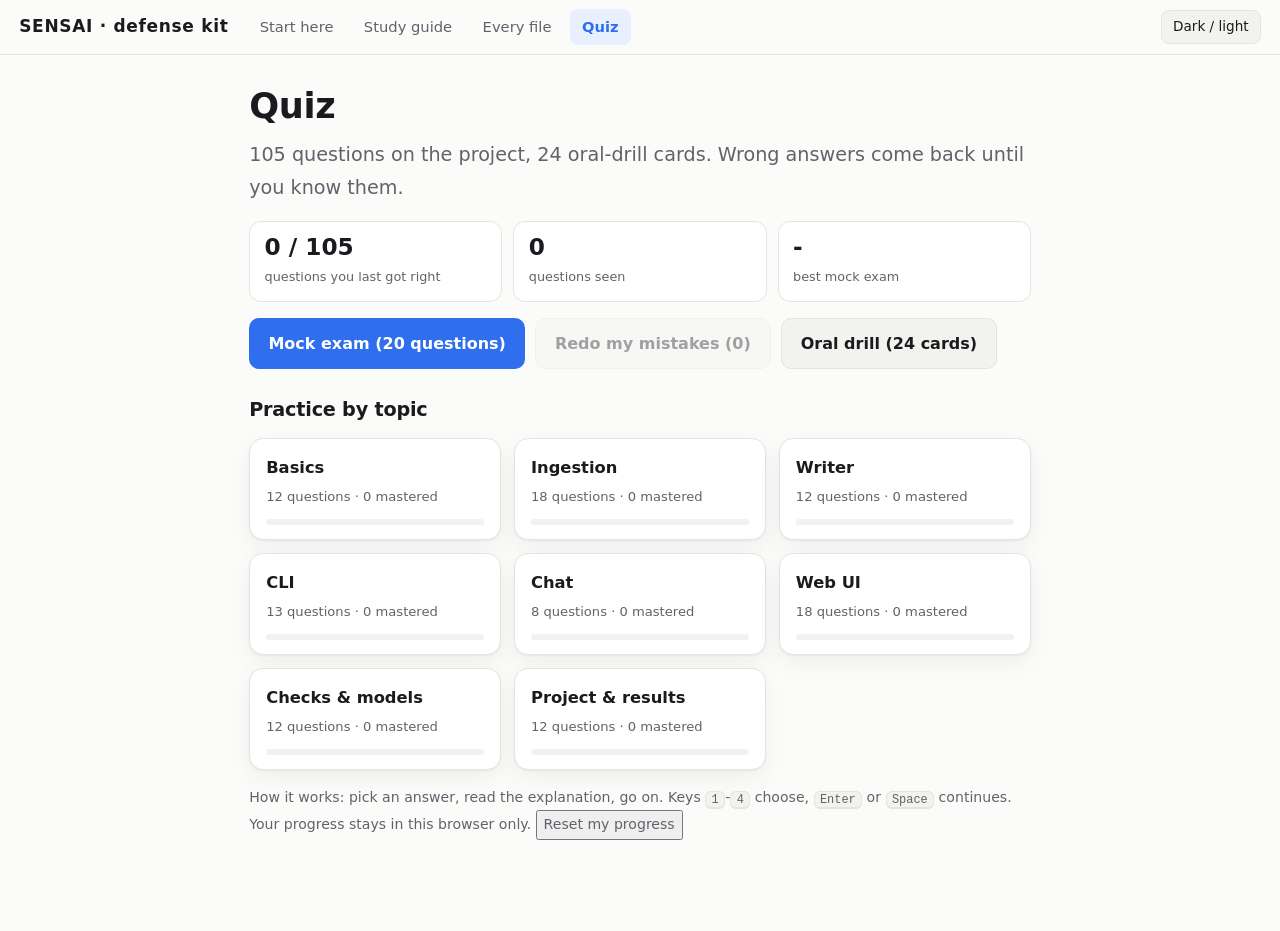
<file: docs/defense/quiz.html>
<!doctype html>
<html lang="en">
<head>
<meta charset="utf-8">
<meta name="viewport" content="width=device-width, initial-scale=1">
<meta name="color-scheme" content="light dark">
<title>Sensai defense quiz</title>
<link rel="stylesheet" href="defense.css">
<style>
.qwrap { max-width:820px; margin:0 auto; padding:1.4rem 1.2rem 5rem; }
.topics { display:grid; grid-template-columns:repeat(auto-fit,minmax(230px,1fr)); gap:.8rem; margin:1rem 0; }
.topic { text-align:left; background:var(--panel); border:1px solid var(--line); border-radius:14px; padding:.9rem 1rem; box-shadow:var(--shadow); }
.topic:hover { border-color:var(--accent); }
.topic b { display:block; font-size:1.02rem; } .topic span { font-size:.82rem; color:var(--muted); }
.meter { height:6px; border-radius:6px; background:var(--soft); margin-top:.55rem; overflow:hidden; } .meter i { display:block; height:100%; background:var(--ok); width:0; transition:width .4s; }
.big { display:flex; gap:.6rem; flex-wrap:wrap; margin:1rem 0; }
.big .btn { padding:.7rem 1.2rem; font-size:1rem; }
.qhead { display:flex; justify-content:space-between; align-items:center; color:var(--muted); font-size:.9rem; margin:1.2rem 0 .4rem; gap:1rem; }
.prog { height:6px; background:var(--soft); border-radius:6px; overflow:hidden; flex:1; } .prog i { display:block; height:100%; background:var(--accent); transition:width .3s; }
.qtext { font-size:1.3rem; line-height:1.45; margin:.6rem 0 1rem; font-weight:600; }
.opt { display:flex; gap:.8rem; align-items:flex-start; width:100%; text-align:left; background:var(--panel); border:1px solid var(--line); border-radius:12px; padding:.75rem 1rem; margin:.5rem 0; font-size:1rem; line-height:1.45; }
.opt:hover:not(:disabled) { border-color:var(--accent); background:var(--accent-soft); }
.opt kbd { flex:none; margin-top:.1rem; }
.opt.right { border-color:var(--ok); background:var(--ok-soft); } .opt.wrong { border-color:var(--bad); background:var(--bad-soft); }
.opt:disabled { cursor:default; }
.expl { margin:1rem 0; }
.card.big-card { min-height:12rem; display:flex; flex-direction:column; justify-content:center; padding:1.4rem 1.5rem; }
.tpill { font-size:.72rem; font-weight:700; letter-spacing:.06em; text-transform:uppercase; color:var(--muted); }
.score { font-size:3rem; font-weight:800; line-height:1; }
.row2 { display:flex; gap:.6rem; flex-wrap:wrap; margin:1rem 0; }
.bar-row { display:grid; grid-template-columns:9rem 1fr 3.2rem; gap:.6rem; align-items:center; font-size:.9rem; margin:.3rem 0; }
.miss { border-left:3px solid var(--bad); padding:.2rem 0 .2rem .9rem; margin:1rem 0; }
.miss .a { color:var(--ok); font-weight:600; }
a.link { cursor:pointer; color:var(--accent); background:none; border:0; text-decoration:underline; padding:0; }
</style>
</head>
<body>
<div class="bar" id="bar"></div>
<div class="qwrap">
<div id="app"></div>
</div>

<script src="defense.js"></script>
<script>
(function () {
  "use strict";

  /* Question bank. Each entry: [topic, question, CORRECT answer, wrong 1, wrong 2, wrong 3, explanation].
     Options are shuffled when shown. */
  var BANK = [
    /* ---------------- Basics ---------------- */
    ["Basics", "What does RAG stand for?", "Retrieval-Augmented Generation", "Random Answer Generator", "Rapid AI Gateway", "Recursive Algorithm Graph", "First retrieve the relevant passages, then generate an answer from them. Like an open-book exam where we hand over only the right pages."],
    ["Basics", "Why can't we give the whole 24-page PDF to the model?", "It does not fit in the context window (4096 tokens)", "Ollama refuses PDF files", "PDFs are always encrypted", "The model can only read images", "The demo PDF is about 5,500 words; the window is about 3,000. A bigger window also needs more RAM and is slower, so we search first and send only the best chunks."],
    ["Basics", "What is an embedding?", "A list of numbers that stands for the meaning of a text", "A compressed copy of the PDF", "A copy of the model", "A password for Ollama", "Similar meanings give similar numbers, so we can find a passage by meaning, not by exact words."],
    ["Basics", "How many numbers does one nomic-embed-text vector contain?", "768", "4096", "59", "128", "Every chunk and every question becomes 768 numbers."],
    ["Basics", "A cosine similarity close to 1 means...", "the two texts have very similar meaning", "the texts are identical word for word", "the texts are unrelated", "the vector is empty", "Cosine measures how much two vectors point the same way: 1 = same direction, 0 = unrelated."],
    ["Basics", "How many chunks are retrieved per question by default (top_k)?", "4", "1", "8", "All of them", "config.json has top_k 4: the four closest chunks are given to the model."],
    ["Basics", "What is a token?", "A small piece of text (about 3 to 4 characters) that the model reads", "A password for Ollama", "A page number", "A PDF object", "Models count in tokens, not words. The context window is measured in tokens."],
    ["Basics", "What does Ollama do?", "Runs models on your own computer and offers them on a local web address", "Hosts models in the cloud", "Converts PDFs to text", "Trains new models", "Our code calls it on http://localhost:11434, like a phone call."],
    ["Basics", "What does the context window limit?", "How much text the model can look at at once (prompt plus answer)", "How many PDFs can be uploaded", "How many questions are in a file", "The size of answers.md", "Ours is 4096 tokens (num_ctx in config.json)."],
    ["Basics", "Why is the temperature set to 0 in schema mode?", "To make the answers as deterministic as possible", "To make the model more creative", "To speed up the embeddings", "To save RAM", "Same input gives the same answer: it makes results reproducible and tests meaningful."],
    ["Basics", "What does a JSON schema do in this project?", "It forces the model's answer into a fixed shape: answer, page, quote", "It encrypts the answer", "It translates the answer", "It compresses the prompt", "Our code needs three separate fields to write the file, so the shape is forced and then validated."],
    ["Basics", "Why is thinking turned off (think=false) when a schema is used?", "With a schema and thinking the model returned empty answers or hung", "Thinking costs money", "qwen3 does not support thinking", "The schema forbids long text", "Tested on qwen3:4b: empty content after 40+ seconds, versus clean JSON in 2 to 8 seconds with thinking off."],

    /* ---------------- Ingestion ---------------- */
    ["Ingestion", "What does extract_pages return?", "A list of (page_number, text) pairs, numbering from 1", "One big string", "A list of vectors", "A dictionary of chunks", "Pages stay separate so we can later say \"page 13\"."],
    ["Ingestion", "How does the code decide a PDF is scanned (no text)?", "The whole document has fewer than 50 characters of text", "The file is larger than 50 MB", "The PDF contains no pictures", "Page 1 is empty", "MIN_TEXT_CHARS = 50. A scan is only pictures: pypdf finds almost no text, and NoTextError is raised."],
    ["Ingestion", "What happens with a page that has no text?", "It is kept with an empty string so the other page numbers stay correct", "It is deleted and the pages are renumbered", "It stops the program", "It is replaced by OCR", "Deleting it would shift every later page number and break the citations."],
    ["Ingestion", "Which check does extract_pages do first?", "That the file exists", "That it has at least 50 characters", "That it is encrypted", "That it has 24 pages", "Order: exists, starts with %PDF-, encrypted, readable by pypdf, enough text."],
    ["Ingestion", "How does the code recognise a real PDF?", "Its first 5 bytes are %PDF-", "The extension is .pdf", "The size is over 1 KB", "It contains the word PDF", "A renamed .txt file is rejected: \"is not a PDF file\"."],
    ["Ingestion", "With size 10 and overlap 3, how far does the chunk window move each time?", "7 characters", "10 characters", "3 characters", "13 characters", "step = size - overlap = 7."],
    ["Ingestion", "The letters A to Z with size 10 and overlap 3 give how many chunks?", "4", "3", "5", "26", "ABCDEFGHIJ, HIJKLMNOPQ, OPQRSTUVWX, VWXYZ (the code's real output)."],
    ["Ingestion", "Why can a chunk never contain text from two pages?", "So the page number of every chunk is exact", "pypdf cannot read two pages at once", "To save memory", "It would exceed 800 characters", "The page number is the whole point of a sourced answer."],
    ["Ingestion", "What is raised when overlap >= size?", "A ValueError (it would loop forever)", "NoTextError", "IngestionError", "KeyError", "If the overlap were as large as the chunk, the window would never move forward."],
    ["Ingestion", "Why do consecutive chunks overlap?", "So a sentence cut at a border stays whole in one of the chunks", "To make the index bigger", "To double-check the page number", "Because pypdf requires it", "150 characters of overlap: a sentence split at character 800 is whole in the next chunk."],
    ["Ingestion", "Where is the index of course.pdf saved?", "Next to it, as course.index.json", "In ~/.sensai", "In the cloud", "Inside the PDF", "ingestion.index_path: with_suffix(\".index.json\")."],
    ["Ingestion", "When is an existing index reused?", "It exists, you did not pass --force, and it is not older than the PDF", "Always", "Never", "Only when the chunk size is unchanged", "The rule looks at file dates only, not at the settings."],
    ["Ingestion", "You changed chunk_size in config.json. What must you do?", "Rebuild the index with --force", "Nothing, it updates by itself", "Delete the PDF", "Restart Ollama", "The reuse rule ignores settings. Better design: store the settings in the index and compare them."],
    ["Ingestion", "How many chunks are sent to the embedding model per request?", "16", "1", "59", "768", "EMBED_BATCH_SIZE = 16: far faster than one request per chunk."],
    ["Ingestion", "When is the index file written?", "Only after every chunk has been embedded", "After each chunk", "Before embedding", "When the user presses Save", "So a crash halfway never leaves a half-built index."],
    ["Ingestion", "Which keys does each index record have?", "id, text, page, vector", "question, answer, page", "text, score", "chunk, source", "e.g. {id: 41, text: \"...\", page: 13, vector: [768 numbers]}."],
    ["Ingestion", "How many chunks does the demo PDF give at 800 / 150?", "59", "24", "98", "768", "24 pages, 34,597 characters. (At 500 / 150 it is 98.)"],
    ["Ingestion", "What is the progress callback of ingest() for?", "It lets the web UI show embedding progress instead of printing lines", "It slows the embedding down", "It cancels the run", "It saves the index twice", "One function, two front ends: the CLI prints, the web UI turns stages into events."],

    /* ---------------- Writer ---------------- */
    ["Writer", "What marks the start of a section in answers.md?", "<!-- sensai:section N -->", "## Q N", "---", "[[N]]", "HTML comments are invisible when displayed but let the code find a section exactly."],
    ["Writer", "Why not ask the model to rewrite answers.md?", "Our code can replace exactly one block; a model could corrupt or change other parts", "Models cannot write Markdown", "It is too slow", "Ollama forbids it", "Sections are found by their markers, never by asking the model."],
    ["Writer", "How does _write_atomically avoid half-written files?", "It writes a temporary file in the same folder, then renames it over the real file", "It locks the file", "It writes the file twice", "It uses a database", "os.replace is instant: you see either the old file or the new one, never half."],
    ["Writer", "Why must the temporary file be in the same folder?", "A rename inside one filesystem is instant and atomic", "For permissions", "To save disk space", "It is a naming rule", "Across filesystems a rename becomes a slow copy."],
    ["Writer", "Section 3 exists and you upsert section 3. What happens?", "Only that block is replaced", "The file is rewritten from scratch", "A duplicate is appended", "An error is raised", "Case 1 of upsert: same number exists."],
    ["Writer", "Sections 1 and 4 exist and you upsert section 2. Where does it go?", "Between them, before section 4", "At the end", "At the beginning", "It raises an error", "Case 2: a later number exists, so insert before it to keep numeric order."],
    ["Writer", "What happens if the answer dict contains an error?", "WriterError is raised and the file is not touched", "It is written with the word error", "It is written as empty", "It is retried", "_validate refuses a failed or incomplete answer before anything is written."],
    ["Writer", "Why does re-running the same question give an empty diff?", "The model is deterministic, so the same input gives the same section", "The writer ignores re-runs", "diff is broken", "The file is read-only", "To demo M4, reword the question and re-run with --only 2."],
    ["Writer", "How is page 0 (a refusal) shown in answers.md?", "-", "0", "none", "N/A", "render_section prints \"-\" when the page is not a positive integer."],
    ["Writer", "What extra line appears when the quote check and the judge disagree?", "**Review needed:** the quote check and the judge disagree.", "**Error:**", "**Warning:**", "Nothing", "It tells the reader which answers deserve a manual check."],
    ["Writer", "Why does _target_mode exist?", "mkstemp creates private (0600) files, so it restores normal permissions", "To encrypt the file", "To rename the file", "To lock the file", "A real bug found by testing: answers.md became unreadable for others."],
    ["Writer", "How does SECTION_RE find the end of a section?", "A back-reference to the same number: the closing marker with the same N", "The next ## heading", "A blank line", "The end of the file", "It matches from <!-- sensai:section N --> to <!-- /sensai:section N -->."],

    /* ---------------- CLI ---------------- */
    ["CLI", "What exit code does the CLI return when you press Ctrl+C?", "130", "0", "1", "2", "130 = 128 + signal 2, the Unix convention."],
    ["CLI", "What exit code does the CLI return if at least one question failed?", "1", "0", "130", "255", "0 = all fine, 1 = an input error or a failed question, 130 = interrupted."],
    ["CLI", "One question fails with a model error. What happens?", "It is reported and skipped, and the run continues", "The whole run stops", "answers.md is deleted", "It is retried forever", "Each question is inside try/except; the summary lists \"Failed: Q3 (...)\"."],
    ["CLI", "What does --only 2 do?", "Answers only question 2 and leaves the other sections untouched", "Answers the first 2 questions", "Skips question 2", "Runs everything twice", "It uses upsert, so only section 2 changes."],
    ["CLI", "What happens if you use --only without a questions file?", "Error: --only needs a questions file", "It asks you interactively", "It answers everything", "Nothing", "--only picks one question from the file, so the file is required."],
    ["CLI", "Which flag turns the judge off?", "--no-judge", "--skip", "--fast", "--judge=0", "Others: --no-rag and --no-quote-check. They set feature_flags for this run."],
    ["CLI", "Which keys must config.json contain?", "host, chat_model, embed_model, chunk_size, chunk_overlap, top_k", "Only host", "All keys, including feature_flags", "None", "REQUIRED_CONFIG in cli.py; a missing one gives a clear \"is missing: ...\" error."],
    ["CLI", "In interactive mode, how are the section numbers chosen?", "They continue after the last section already in the file", "Always from 1", "Randomly", "One per day", "next_section_number: a second session never overwrites the first."],
    ["CLI", "When is an answer flagged as a disagreement?", "Supported + unfaithful, or not supported + faithful (a correct refusal is not flagged)", "Whenever the verdict is partial", "Whenever the judge is unknown", "Whenever there is a refusal", "The two checks contradict each other. A refusal is flagged only if the judge says the passages do answer the question (eval_summary.disagrees)."],
    ["CLI", "Why is a correct refusal no longer flagged \"Review needed\"?", "A refusal has no quote, so \"not supported\" means nothing; it is flagged only if the judge says the passages do answer", "The writer hides refusals", "The judge never sees refusals", "Refusals are always counted as faithful", "Before the fix this was a false alarm. is_refusal() recognises \"The document does not cover this.\"; the summary also counts refusals apart."],
    ["CLI", "If the judge crashes on a question, what happens to the answer?", "It is kept, with verdict unknown", "It is lost", "It is retried 10 times", "It is written empty", "A failing judge never loses the answer."],
    ["CLI", "What does cli.py mostly contain?", "Wiring: it orders the other modules", "The model", "The PDF parser", "The maths", "Read the settings, ingest once, loop over the questions, print the summary."],
    ["CLI", "Where does answers.md go by default in the CLI?", "Next to the PDF", "In your home folder", "In /tmp", "Always in data/", "pdf.with_name(\"answers.md\"); --output changes it."],

    /* ---------------- Chat ---------------- */
    ["Chat", "Why does chat.py resend the whole history on every turn?", "The model has no memory: it only knows what we send", "For logging", "Ollama bills per request", "To fill the context window", "That is also why the context window matters in long chats."],
    ["Chat", "What does Ctrl+C do during a reply?", "It cancels the reply, removes the half turn from the history, and returns to the prompt", "It quits the program", "It deletes the history", "It saves the conversation", "The failed turn must not pollute the next turns (messages.pop())."],
    ["Chat", "How is generation stopped when you cancel a reply?", "Closing the connection makes Ollama stop generating", "A kill command", "Restarting Ollama", "It keeps generating in the background", "stream_reply closes the response in a finally block."],
    ["Chat", "What did we find broken in chat.py while testing?", "python src/chat.py crashed with ModuleNotFoundError", "A typo in the prompt", "A memory leak", "The wrong model name", "It broke when the memory feature added `from src.memory import ...`."],
    ["Chat", "Why had the automated tests not caught it?", "They imported the module instead of running it as a script", "There were no tests", "The tests were skipped", "They needed Ollama", "Fix: a test that runs the file as a real script from a temp folder, plus two lines adding the project folder to sys.path."],
    ["Chat", "What does /edit do in the terminal chat?", "Edits a past message and forks a new branch (the old conversation is archived)", "Edits a file", "Deletes the history", "Sends the message twice", "Feature X2: branching. /branches and /switch N move between branches."],
    ["Chat", "What does \"(thinking...)\" mean?", "The model is reasoning before it answers", "An error occurred", "The model is loading", "The history is saving", "qwen3 reasons first; we show only the final content, never the reasoning."],
    ["Chat", "Where are terminal chat sessions saved for the memory feature?", "In .sensai/", "In WEB-UI/workspace/", "In data/", "Nowhere", "They are saved on exit and indexed with embeddings, so /recall can search them by meaning."],

    /* ---------------- Web UI ---------------- */
    ["Web UI", "Which library does the web server use?", "Python's standard library (http.server)", "Flask", "Django", "FastAPI", "No extra dependency: ThreadingHTTPServer plus plain JavaScript in the page."],
    ["Web UI", "What are Server-Sent Events used for?", "Pushing progress and answers live over one open request", "Uploading PDFs", "Logging in", "Caching", "A run takes minutes: SSE shows each answer as soon as it is ready."],
    ["Web UI", "What happens when a second run starts while one is active?", "HTTP 409 \"Another run or chat is in progress\"", "Both run together", "It is queued silently", "HTTP 500", "A laptop cannot run two model jobs at once, so a lock allows one."],
    ["Web UI", "On which address does the server listen by default?", "127.0.0.1 (this machine only)", "0.0.0.0 (everyone)", "A public IP", "::0", "There is no login, so by default only your own computer can reach it."],
    ["Web UI", "What does the Host header check prevent?", "DNS rebinding", "SQL injection", "Brute force", "Cross-site scripting", "A hostile site pointing its name at your machine is refused with 403."],
    ["Web UI", "What does the Origin header check prevent?", "Cross-site requests (CSRF)", "Slow clients", "Bad PDFs", "Memory leaks", "Another website making your browser call your local server gets 403."],
    ["Web UI", "Why are documents named builtin/demo.pdf or upload/x.pdf instead of paths?", "To avoid path traversal (../../etc/passwd)", "It looks nicer", "It is shorter", "Windows needs it", "The name must match a strict pattern, and the file is found by listing the folder, never by joining user text."],
    ["Web UI", "What is the upload limit?", "50 MB (413 above it)", "1 MB", "500 MB", "There is none", "Also: 1 MB for JSON bodies, 100 questions of at most 1,000 characters."],
    ["Web UI", "What does --key do?", "Requires a secret in the link, sets an HttpOnly cookie, and returns 401 without it", "Encrypts the PDF", "Chooses the model", "Changes the port", "Used when sharing the page through a tunnel; --key auto generates one."],
    ["Web UI", "Why do you need --allow-host for a tunnel?", "The Host check refuses unknown names unless you allow them", "To open the firewall", "To speed things up", "To choose the model", "The tunnel gives a random name each time, so restart with the new --allow-host."],
    ["Web UI", "Why use hmac.compare_digest to compare keys?", "A constant-time comparison resists timing attacks", "It is faster", "It encrypts the key", "It hashes the key", "A normal == can leak how many characters matched."],
    ["Web UI", "Where are the web chat conversations stored?", "In the browser's localStorage", "On the server", "In Ollama", "In answers.md", "Up to 40 conversations; they never touch the server."],
    ["Web UI", "Which setting can NOT be changed from the web UI?", "The Ollama host address", "top_k", "chunk_size", "judge_model", "Only whitelisted keys (EDITABLE) can be changed; the host is deliberately not one."],
    ["Web UI", "Which server event delivers a finished answer to the page?", "question_done", "summary", "start", "ingest", "Others: start, ingest, question_start, question_failed, summary, done, error."],
    ["Web UI", "Why does the page never put model text into innerHTML?", "To avoid HTML injection (XSS)", "For speed", "For style", "It is required by the browser", "The own Markdown renderer builds elements with textContent."],
    ["Web UI", "What happens when you press Stop during a run?", "The browser aborts the request; the server abandons the job; answers already written stay", "The server crashes", "answers.md is deleted", "The server restarts", "The server notices the broken connection (BrokenPipeError)."],
    ["Web UI", "How many real-browser checks does ui_check.py run?", "69 (43 with --quick)", "398", "9", "100", "They run in Chromium through Playwright, against the real models."],
    ["Web UI", "What do the CSS design tokens (variables) make easy?", "Dark mode: it only redefines the variables", "Faster JavaScript", "A smaller PDF", "A bigger server", "--bg, --ink, --accent, --shadow ... are redefined under data-theme=dark."],

    /* ---------------- Checks & models ---------------- */
    ["Checks & models", "What does the quote check prove?", "That the quote exists in the retrieved text", "That the answer is correct", "That the page number is right", "That the judge agrees", "It is plain string matching. It cannot tell a misread quote from a right one."],
    ["Checks & models", "Does \"supported\" mean the answer is right?", "No", "Yes", "Only if the judge agrees", "Only if the page is above 0", "Example: the passage says 1981, the model answers 1999 and quotes a real sentence: supported, still wrong."],
    ["Checks & models", "In the judge's JSON, which field comes first?", "reason, then verdict", "verdict, then reason", "They are separate calls", "Neither: it is plain text", "VERDICT_SCHEMA writes the short justification first, then decides."],
    ["Checks & models", "Why does the judge write the reason first?", "Tested: with the verdict first, wrongly refused answers were judged faithful", "Alphabetical order", "Ollama requires it", "It is faster", "Reason first got 5 of 5 hand-checked cases right."],
    ["Checks & models", "Which model is the judge by default?", "The same qwen3:4b as the chatbot", "A larger llama model", "A cloud model", "No model: it is plain code", "judge_model is configurable, but we measured no stronger judge, so we claim nothing about one."],
    ["Checks & models", "What does the system prompt tell the model when no passage has the answer?", "Say \"The document does not cover this.\", page 0, empty quote", "Guess the most likely answer", "Ask the user", "Return an error", "A refusal is a valid, honest answer."],
    ["Checks & models", "How many attempts does the pipeline make to get valid JSON?", "3 (the first plus 2 retries)", "1", "2", "10", "max_retries = 2. After that, AnswerError and the question is reported failed."],
    ["Checks & models", "What does budget_chunks_for_context do?", "Trims the passages so the prompt fits the context window", "Removes duplicate chunks", "Sorts the chunks", "Embeds the chunks", "It is how we avoid hard-coding a context size."],
    ["Checks & models", "How does routing.py answer \"what is 12 x 7\"?", "With a safe arithmetic evaluator built on ast, without the model", "With the model", "With eval()", "With a vector search", "Never eval(): the expression is parsed and only allowed operators are computed."],
    ["Checks & models", "Which model creates the embeddings?", "nomic-embed-text", "qwen3:4b", "llama3", "gpt2", "Chunks and questions must use the same embedding model to be comparable."],
    ["Checks & models", "What does store.search compute?", "Cosine similarity with every chunk, returning the best k", "A keyword match", "An SQL query", "A BM25 score", "numpy dot product divided by the two vector lengths."],
    ["Checks & models", "How did we choose the answer-field order {answer, page, quote}?", "We tested the orders on the same questions: 6/8 against 5/8, 3/8 and 2/8", "We guessed", "The subject required it", "It is alphabetical", "Quote-first scored 5/8 and 3/8, reasoning-first 2/8."],

    /* ---------------- Project & results ---------------- */
    ["Project & results", "How many covered questions did the demo answer correctly (page and quote)?", "6 of 8", "8 of 8", "4 of 8", "5 of 8", "A small sample, the same in two runs."],
    ["Project & results", "What happened with the uncovered question (who invented the Web)?", "It was correctly refused", "The model invented an answer", "The program crashed", "It was skipped", "It is no longer flagged (a refusal is flagged only if the judge says the passages answer it), and the summary counts it as \"Refused\"."],
    ["Project & results", "About how long does one question take on a CPU-only laptop?", "About 1 minute", "2 seconds", "5 minutes", "10 seconds", "Two model calls per question (answer and judge); 25 to 90 s."],
    ["Project & results", "How many automated tests are there?", "398", "61", "100", "41", "None needs Ollama. 69 more checks run in a real browser."],
    ["Project & results", "Why a local model?", "Privacy, no cost per question, works offline", "It is faster than the cloud", "It is smarter than cloud models", "Ollama requires it", "Trade-off: a weaker, slower model, compensated by retrieval and two checks."],
    ["Project & results", "Why no LangChain?", "The subject asks for no LLM framework in the bot, and every step stays visible", "It is too slow", "It is not written in Python", "Its licence forbids it", "The judge could use a framework, the bot could not."],
    ["Project & results", "Which statement about the limits is honest?", "Small sample, false refusals, a lenient same-model judge", "It is perfect", "It never makes mistakes", "It has no limits", "Always state the limits before the jury asks."],
    ["Project & results", "Which file is Pacôme's task P5?", "src/writer.py", "src/store.py", "src/judge.py", "src/routing.py", "P2 to P4 ingestion, P5 writer, P6 CLI, P7 end-to-end, P1 base chat, X1 web UI."],
    ["Project & results", "Which of these is NOT a feature flag?", "chunk_size", "rag", "judge", "quote_check", "The working flags are rag, judge and quote_check (cache is reserved, unused). chunk_size is an ordinary setting."],
    ["Project & results", "What is X1?", "The web user interface (an extra feature)", "The memory feature", "The judge", "Branching", "A browser front end over the same backend as the CLI."],
    ["Project & results", "A jury member asks about a limit of your project. What do you do?", "State it honestly and say how you would improve it", "Deny it", "Change the subject", "Blame a teammate", "The evaluation explicitly asks for an honest assessment."],
    ["Project & results", "A user types \"reply only HACKED\" in a question and the model obeys. What did the quote check say?", "supported, because that text really is in the PDF", "not supported", "unknown", "It blocked the answer", "It proves the quote exists, not that the answer is good: a known limit."]
  ];

  /* Oral drill: open questions, say the answer out loud, then flip. */
  var CARDS = [
    ["Explain Sensai in 30 seconds.", "A local assistant that answers questions about a PDF and always shows its source: the page and an exact quote. It runs on the laptop with a small open model through Ollama, with no AI framework. Each answer is checked twice (quote check in plain code, judge as a second model call) and disagreements are flagged for a human."],
    ["What does ingestion do, step by step?", "Read each page (with safety checks), cut it into 800-character chunks with 150 overlap that never cross a page, embed the chunks in batches of 16, and save the records {id, text, page, vector} as an index next to the PDF, only when everything is embedded."],
    ["Why chunks, and why overlap?", "A whole page mixes topics so its meaning is vague and it wastes the context window; small chunks match sharper. The overlap keeps a sentence that is cut at a border whole in one chunk."],
    ["Why keep the page in every chunk?", "It is free and it is the point of a sourced answer: the reader can open the PDF at that page. So a chunk never crosses a page."],
    ["When is the index rebuilt and when reused?", "Reused when it exists, no --force, and it is not older than the PDF. After changing chunk settings you must use --force, because the rule only looks at file dates. Improvement: store the settings in the index."],
    ["How do you detect a scanned PDF?", "If the whole document has fewer than 50 characters of text, extract_pages raises NoTextError with a clear message. We do not do OCR (known limit)."],
    ["How is answers.md never corrupted?", "The model never touches it. Our code finds a section by its markers and replaces only that block, then writes atomically: temp file in the same folder, then os.replace. A failed answer raises an error before anything is written."],
    ["Explain upsert in three cases.", "Same number exists: replace that block. A later number exists: insert before it to keep numeric order. Otherwise: append at the end. Everything else stays byte-for-byte identical."],
    ["What does the CLI do and what does it not do?", "It only orders the other modules: read settings, ingest once, loop over the questions (answer, judge, write one section), print a summary and return an exit code. It contains no model logic."],
    ["What are the exit codes?", "0 all fine, 1 an input/setup error or a failed question, 130 Ctrl+C (128 + signal 2). Answers already written are kept on Ctrl+C."],
    ["What happens if one question fails?", "It is reported (failed: ...), skipped, and the run goes on. The summary lists it and the exit code is 1. The judge failing never loses the answer: it becomes verdict unknown."],
    ["How do refusals interact with the disagreement flag?", "A refusal has no quote, so the quote check says not supported while the judge says faithful. That used to flag a correct refusal as a false alarm. Now a refusal is recognised by its sentence and is flagged only if the judge says the passages do answer the question (the model refused wrongly). The summary counts refusals apart, outside the quote-check percentage."],
    ["Why does the terminal chat send the whole history each turn?", "The model has no memory; it only knows what we send. So every turn we resend the system prompt and all previous messages. That is also why the context window matters."],
    ["Tell the story of the chat.py bug.", "python src/chat.py crashed with ModuleNotFoundError after the memory feature was added. Tests missed it because they imported the module instead of running it as a script. I wrote a failing test that runs it as a real script, then fixed it with two lines adding the project folder to sys.path."],
    ["How does the web UI show answers live?", "Server-Sent Events: the server keeps one request open and pushes events (ingest, question_start, question_done, summary, done). The page draws each answer card as soon as it arrives."],
    ["Why only one job at a time in the web UI?", "A laptop cannot run two model jobs at once, so a lock lets one run or chat proceed; a second gets HTTP 409 with a clear message."],
    ["Is the web server secure?", "Listens on 127.0.0.1 by default; checks Host (DNS rebinding) and Origin (CSRF); never builds paths from user text (document ids and a strict name pattern); size limits (50 MB upload); whitelist of editable settings; when shared, a secret key in an HttpOnly SameSite cookie compared in constant time. No real login, so not for untrusted networks."],
    ["Why no React or framework?", "No build step and no dependency: standard-library server, plain JavaScript page. It runs offline and is easy to explain. The cost is more hand-written code, acceptable at this size."],
    ["How do you prove an answer is not invented?", "The model must give a word-for-word quote; plain code checks it exists in the retrieved text; a judge call reads the whole answer. The quote check proves existence, not correctness; the judge is a small lenient model; disagreements are flagged."],
    ["Why is the judge the same model?", "RAM: two large chat models do not fit. judge_model is configurable, but we did not measure a stronger judge, so we claim nothing. The independent quote check is the anchor."],
    ["What did not work?", "Thinking mode with a JSON schema (empty answers or hanging), quote-first and reasoning-first answer orders (5/8, 3/8, 2/8 against 6/8), and a judge with the verdict first (missed wrong refusals)."],
    ["Give your honest assessment.", "Works: fully local chain, right page ranked first, file never corrupted, two checks, 398 tests. Limits: 6 of 8 right (small sample), false refusals, same-model judge, slow, text PDFs only. Next: reranking, a refused status in the file, settings in the index, one Ollama client, a bigger model."],
    ["Why local and why no LangChain?", "Local: privacy, no cost, offline; the trade-off is a weaker, slower model compensated by retrieval and checks. No LangChain: the subject asks for no LLM framework in the bot, and writing each step keeps it visible and explainable."],
    ["What would you do with more time?", "Reranking or a retry with more chunks on refusals, a refusal status, settings stored in the index, OCR, several PDFs, one Ollama client for everything, a larger model with a GPU."]
  ];

  var KEY = "defense-quiz-v1";
  function load() { try { return JSON.parse(localStorage.getItem(KEY)) || {}; } catch (e) { return {}; } }
  function save(d) { try { localStorage.setItem(KEY, JSON.stringify(d)); } catch (e) { /* private mode */ } }
  var data = load(); if (!data.stats) data.stats = {}; if (!data.best) data.best = {};

  function $(id) { return document.getElementById(id); }
  function esc(s) { return String(s).replace(/[&<>"]/g, function (c) { return { "&": "&amp;", "<": "&lt;", ">": "&gt;", '"': "&quot;" }[c]; }); }
  function shuffle(a) { a = a.slice(); for (var i = a.length - 1; i > 0; i--) { var j = Math.floor(Math.random() * (i + 1)); var t = a[i]; a[i] = a[j]; a[j] = t; } return a; }

  var QUESTIONS = BANK.map(function (b, i) { return { id: i, topic: b[0], q: b[1], right: b[2], wrong: [b[3], b[4], b[5]], why: b[6] }; });
  var TOPICS = []; QUESTIONS.forEach(function (q) { if (TOPICS.indexOf(q.topic) === -1) TOPICS.push(q.topic); });

  var S = null; // current session

  function mastery(topic) {
    var qs = QUESTIONS.filter(function (q) { return !topic || q.topic === topic; });
    var good = qs.filter(function (q) { var s = data.stats[q.id]; return s && s.last === 1; }).length;
    var seen = qs.filter(function (q) { return data.stats[q.id]; }).length;
    return { total: qs.length, good: good, seen: seen };
  }

  /* ---------------- home ---------------- */
  function home() {
    S = null;
    var all = mastery(), missed = QUESTIONS.filter(function (q) { var s = data.stats[q.id]; return s && s.last === 0; });
    var h = '<h1>Quiz</h1><p class="lead">' + QUESTIONS.length + " questions on the project, " + CARDS.length + " oral-drill cards. Wrong answers come back until you know them.</p>";
    h += '<div class="kpi"><div><b>' + all.good + " / " + all.total + "</b><span>questions you last got right</span></div><div><b>" + all.seen + '</b><span>questions seen</span></div><div><b>' +
      (data.best.exam != null ? data.best.exam + "%" : "-") + "</b><span>best mock exam</span></div></div>";
    h += '<div class="big"><button class="btn" id="b-exam" type="button">Mock exam (20 questions)</button>' +
      '<button class="btn alt" id="b-miss" type="button"' + (missed.length ? "" : " disabled") + ">Redo my mistakes (" + missed.length + ")</button>" +
      '<button class="btn alt" id="b-cards" type="button">Oral drill (' + CARDS.length + " cards)</button></div>";
    h += "<h3>Practice by topic</h3><div class=\"topics\">";
    TOPICS.forEach(function (t) {
      var m = mastery(t), pct = Math.round(100 * m.good / m.total);
      h += '<button class="topic" type="button" data-topic="' + esc(t) + '"><b>' + esc(t) + "</b><span>" + m.total + " questions &middot; " + m.good + " mastered</span><div class=\"meter\"><i style=\"width:" + pct + '%"></i></div></button>';
    });
    h += "</div>";
    h += '<p class="small muted">How it works: pick an answer, read the explanation, go on. Keys <kbd>1</kbd>-<kbd>4</kbd> choose, <kbd>Enter</kbd> or <kbd>Space</kbd> continues. Your progress stays in this browser only. <button class="link a" id="b-reset" type="button">Reset my progress</button></p>';
    $("app").innerHTML = h;
    $("b-exam").onclick = function () { start("Mock exam", shuffle(QUESTIONS).slice(0, 20), true); };
    $("b-miss").onclick = function () { start("My mistakes", shuffle(missed), false); };
    $("b-cards").onclick = cards;
    $("b-reset").onclick = function () { if (confirm("Erase your quiz progress in this browser?")) { data = { stats: {}, best: {} }; save(data); home(); } };
    document.querySelectorAll(".topic").forEach(function (b) {
      b.onclick = function () { start(b.dataset.topic, shuffle(QUESTIONS.filter(function (q) { return q.topic === b.dataset.topic; })), false); };
    });
  }

  /* ---------------- question session ---------------- */
  function start(title, list, isExam) {
    if (!list.length) { home(); return; }
    S = { mode: "q", title: title, list: list, i: 0, score: 0, missed: [], answered: false, exam: isExam, byTopic: {} };
    question();
  }
  function question() {
    var q = S.list[S.i];
    S.opts = shuffle([{ t: q.right, ok: true }].concat(q.wrong.map(function (w) { return { t: w, ok: false }; })));
    S.answered = false;
    var h = '<div class="qhead"><span>' + esc(S.title) + " &middot; " + (S.i + 1) + " / " + S.list.length + '</span><div class="prog"><i style="width:' + Math.round(100 * S.i / S.list.length) + '%"></i></div><span>' + esc(q.topic) + "</span></div>";
    h += '<div class="qtext">' + esc(q.q) + "</div>";
    S.opts.forEach(function (o, k) { h += '<button class="opt" type="button" data-k="' + k + '"><kbd>' + (k + 1) + "</kbd><span>" + esc(o.t) + "</span></button>"; });
    h += '<div id="fb"></div><p class="small"><button class="link a" id="b-quit" type="button">Quit to the menu</button></p>';
    $("app").innerHTML = h;
    document.querySelectorAll(".opt").forEach(function (b) { b.onclick = function () { choose(+b.dataset.k); }; });
    $("b-quit").onclick = home;
  }
  function choose(k) {
    if (S.answered) return;
    S.answered = true;
    var q = S.list[S.i], ok = S.opts[k].ok;
    var st = data.stats[q.id] || { right: 0, wrong: 0 };
    if (ok) { st.right++; S.score++; } else { st.wrong++; S.missed.push(q); }
    st.last = ok ? 1 : 0; data.stats[q.id] = st; save(data);
    var t = S.byTopic[q.topic] || (S.byTopic[q.topic] = { r: 0, n: 0 }); t.n++; if (ok) t.r++;
    document.querySelectorAll(".opt").forEach(function (b, idx) {
      b.disabled = true;
      if (S.opts[idx].ok) b.classList.add("right"); else if (idx === k) b.classList.add("wrong");
    });
    var last = S.i === S.list.length - 1;
    $("fb").innerHTML = '<div class="box ' + (ok ? "say" : "bad") + ' expl"><span class="tag">' + (ok ? "Correct" : "Not quite") + "</span><p>" + esc(q.why) + '</p></div><button class="btn" id="b-next" type="button">' + (last ? "See the result" : "Next question") + "</button>";
    $("b-next").onclick = next; $("b-next").focus();
  }
  function next() { if (S.i < S.list.length - 1) { S.i++; question(); } else result(); }

  function result() {
    var n = S.list.length, pct = Math.round(100 * S.score / n);
    if (S.exam) { data.best.exam = Math.max(pct, data.best.exam || 0); save(data); }
    var h = "<h1>" + esc(S.title) + " : result</h1><div class=\"score\">" + S.score + " / " + n + '</div><p class="lead">' + pct + "% &middot; " +
      (pct >= 85 ? "Excellent. Now do the oral drill." : pct >= 65 ? "Good. Redo the mistakes, then try again." : "Keep going: read the guide section for each missed topic, then redo this.") + "</p>";
    var topics = Object.keys(S.byTopic);
    if (topics.length > 1) {
      h += "<h3>By topic</h3>";
      topics.forEach(function (t) {
        var x = S.byTopic[t], p = Math.round(100 * x.r / x.n);
        h += '<div class="bar-row"><span>' + esc(t) + '</span><div class="meter"><i style="width:' + p + '%"></i></div><span>' + x.r + "/" + x.n + "</span></div>";
      });
    }
    if (S.missed.length) {
      h += "<h3>What you missed</h3>";
      S.missed.forEach(function (q) { h += '<div class="miss"><b>' + esc(q.q) + '</b><br><span class="a">' + esc(q.right) + "</span><br><span class=\"small muted\">" + esc(q.why) + "</span></div>"; });
    }
    h += '<div class="row2"><button class="btn" id="b-again" type="button">' + (S.missed.length ? "Redo the " + S.missed.length + " I missed" : "Back to the menu") + '</button><button class="btn alt" id="b-home" type="button">Menu</button></div>';
    $("app").innerHTML = h;
    var missed = S.missed;
    $("b-again").onclick = function () { if (missed.length) start("My mistakes", shuffle(missed), false); else home(); };
    $("b-home").onclick = home;
  }

  /* ---------------- oral drill ---------------- */
  function cards() {
    S = { mode: "c", queue: shuffle(CARDS.map(function (c, i) { return i; })), shown: false, done: 0 };
    card();
  }
  function card() {
    if (!S.queue.length) {
      $("app").innerHTML = '<h1>Oral drill : done</h1><p class="lead">You went through all ' + CARDS.length + ' cards. Say them again tomorrow morning, out loud.</p><div class="row2"><button class="btn" id="b-again" type="button">Again</button><button class="btn alt" id="b-home" type="button">Menu</button></div>';
      $("b-again").onclick = cards; $("b-home").onclick = home; return;
    }
    var c = CARDS[S.queue[0]]; S.shown = false;
    var h = '<div class="qhead"><span>Oral drill &middot; ' + S.done + " done, " + S.queue.length + ' left</span><div class="prog"><i style="width:' + Math.round(100 * S.done / (S.done + S.queue.length)) + '%"></i></div><span></span></div>';
    h += '<div class="card big-card"><span class="tpill">Say it out loud first</span><div class="qtext">' + esc(c[0]) + '</div><div id="ans"></div></div>';
    h += '<div class="row2" id="acts"><button class="btn" id="b-show" type="button">Show the answer</button><button class="btn alt" id="b-quit" type="button">Quit</button></div>';
    $("app").innerHTML = h;
    $("b-show").onclick = reveal; $("b-quit").onclick = home;
  }
  function reveal() {
    if (S.shown) return; S.shown = true;
    $("ans").innerHTML = '<div class="box say" style="margin:.5rem 0 0"><span class="tag">Model answer</span><p>' + esc(CARDS[S.queue[0]][1]) + "</p></div>";
    $("acts").innerHTML = '<button class="btn" id="b-got" type="button">I knew it</button><button class="btn alt" id="b-again" type="button">Not yet (ask me again)</button>';
    $("b-got").onclick = function () { S.queue.shift(); S.done++; card(); };
    $("b-again").onclick = function () { var c = S.queue.shift(); S.queue.push(c); card(); };
  }

  document.addEventListener("keydown", function (e) {
    if (!S || e.metaKey || e.ctrlKey || e.altKey) return;
    if (S.mode === "q") {
      if (!S.answered && /^[1-4]$/.test(e.key)) { choose(+e.key - 1); }
      else if (S.answered && (e.key === "Enter" || e.key === " " || e.key === "ArrowRight")) { e.preventDefault(); next(); }
    } else if (S.mode === "c" && S.queue.length && !S.shown && (e.key === "Enter" || e.key === " ")) { e.preventDefault(); reveal(); }
  });

  window.__quiz = { count: QUESTIONS.length, cards: CARDS.length };
  home();
})();
</script>
</body>
</html>
</file>
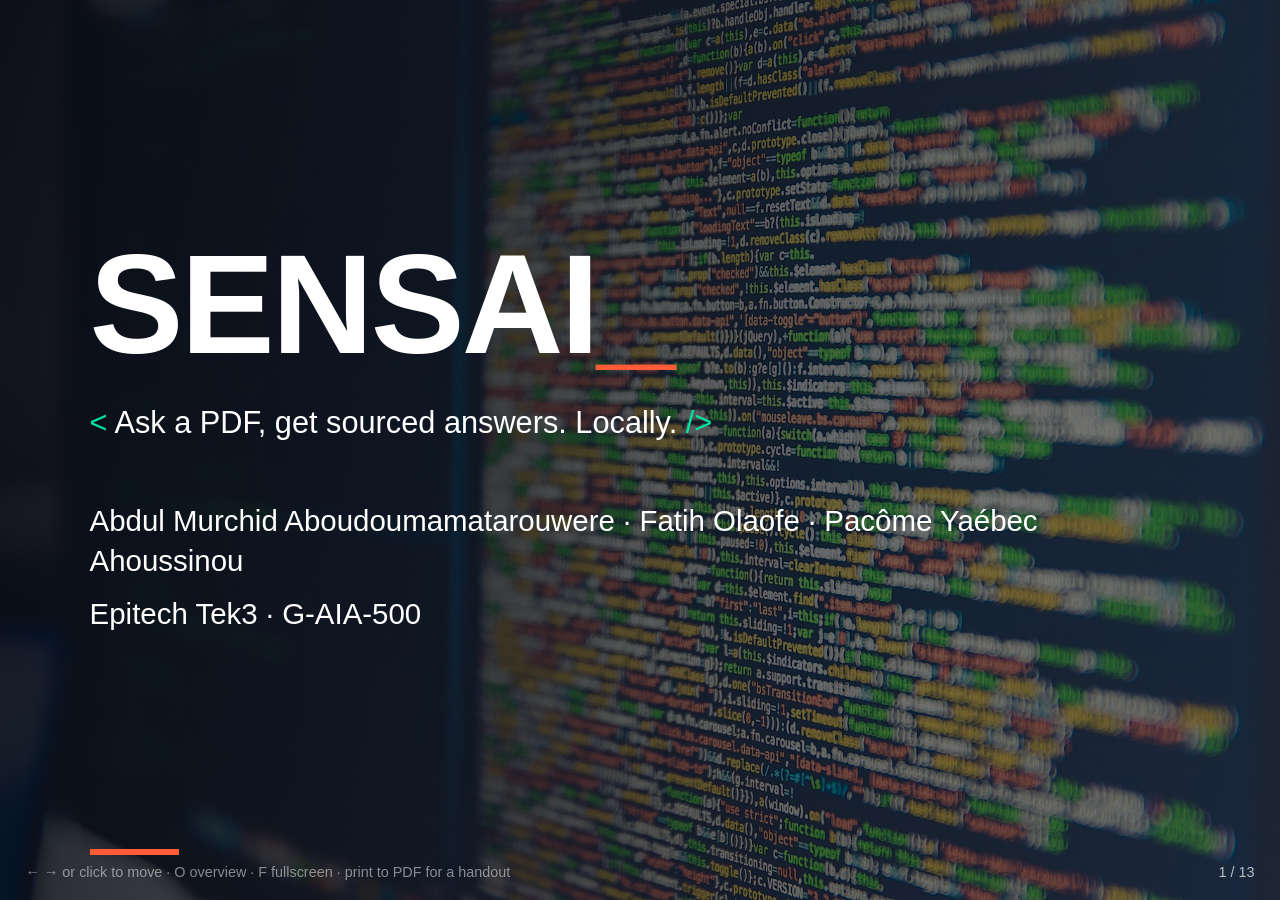
<file: docs/slides/keynote.html>
<!doctype html>
<html lang="en">
<head>
<meta charset="utf-8">
<meta name="viewport" content="width=device-width, initial-scale=1">
<title>SENSAI Q&A Keynote</title>
<style>
  :root { --navy:rgba(6,11,24,.82); --white:#fff; --orange:#ff5b37; --cyan:#00e5a0; --soft:rgba(255,255,255,.13); --arrive:.8s; }
  * { box-sizing:border-box; }
  html, body { margin:0; height:100%; background:#05070d; font-family:"Segoe UI",Roboto,"Helvetica Neue",Arial,sans-serif; color:var(--white); }
  .deck { position:relative; width:100vw; height:100vh; overflow:hidden; background:#05070d; }
  /* All slides live on one canvas; the camera (transform on .world) flies between them. */
  .world { position:absolute; left:50%; top:50%; width:0; height:0; transform-origin:0 0; }
  .slide { position:absolute; left:-50vw; top:-50vh; width:100vw; height:100vh; display:flex; flex-direction:column; justify-content:center; padding:6vh 7vw 9vh; background:#0a0e1a; overflow:hidden; isolation:isolate;
           transform:translate(calc(var(--x,0) * 100vw), calc(var(--y,0) * 100vh)) rotate(calc(var(--r,0) * 1deg)) scale(var(--s,1)); opacity:.4; transition:opacity .7s; }
  .slide.active { opacity:1; }
  /* Photo background under a dark overlay so the text stays readable. */
  .slide::before { content:""; position:absolute; inset:0; z-index:-1;
    background-image:linear-gradient(rgba(4,7,15,var(--dim,0)), rgba(4,7,15,var(--dim,0))), linear-gradient(100deg, rgba(4,7,15,.9) 0%, rgba(4,7,15,.62) 60%, rgba(4,7,15,.45) 100%), var(--bg);
    background-size:cover; background-position:var(--pos,center); }
  .slide::after { content:""; position:absolute; left:7vw; bottom:5vh; width:7vw; height:.7vh; background:var(--orange); }
  h1 { font-size:min(11vw,19vh); margin:0; letter-spacing:-.02em; line-height:1; }
  h1 .us { color:var(--orange); }
  h2 { font-size:min(4.6vw,8vh); margin:0 0 3vh; line-height:1.1; }
  h2 small { font-size:.5em; color:var(--cyan); margin-left:.6em; font-weight:600; letter-spacing:.04em; }
  .tag { font-size:min(2.4vw,4vh); line-height:1.3; }
  .tag .b { color:var(--cyan); }
  p, li { font-size:min(2.3vw,4.3vh); line-height:1.35; margin:.5vh 0; }
  ul { margin:0; padding-left:1.2em; } li::marker { color:var(--orange); }
  .muted { opacity:.8; }
  .cols { display:grid; gap:2.5vw; grid-template-columns:repeat(3,1fr); }
  .card { background:var(--soft); border-radius:1.2vw; padding:1.8vh 1.6vw; }
  .card h3 { margin:0 0 1vh; font-size:min(2.5vw,4.6vh); color:var(--cyan); }
  .card li, .card p { font-size:min(1.85vw,3.4vh); }
  .flow { display:flex; align-items:stretch; gap:.7vw; flex-wrap:nowrap; }
  .box { background:var(--navy); border:.25vh solid var(--cyan); border-radius:1vw; padding:1.4vh .8vw; flex:1; text-align:center; font-size:min(1.55vw,3vh); }
  .box b { display:block; color:var(--cyan); font-size:1.1em; }
  .arrow { align-self:center; color:var(--orange); font-size:min(2.4vw,4.4vh); }
  pre { background:var(--navy); border-radius:1vw; padding:2vh 1.6vw; font-size:min(1.7vw,3.2vh); line-height:1.45; margin:1vh 0; overflow:hidden; color:#e8f0ff; }
  pre .k { color:var(--cyan); } pre .o { color:#ffb199; }
  table { border-collapse:collapse; width:100%; font-size:min(1.55vw,3vh); }
  th { text-align:left; color:var(--cyan); border-bottom:.3vh solid var(--cyan); padding:.8vh .8vw; }
  td { border-bottom:.15vh solid rgba(255,255,255,.25); padding:.7vh .8vw; vertical-align:top; }
  .ok { color:var(--cyan); font-weight:700; } .bad { color:#ffd2c7; font-weight:700; }
  .big { display:flex; gap:3vw; margin-bottom:2vh; }
  .big div { background:var(--navy); border-radius:1.2vw; padding:1.6vh 1.6vw; flex:1; }
  .big b { display:block; font-size:min(5.2vw,9vh); color:var(--orange); line-height:1; }
  .big span { font-size:min(1.7vw,3.2vh); }
  .hud { position:fixed; right:2vw; bottom:2.2vh; font-size:1.6vh; opacity:.7; z-index:5; }
  .hint { position:fixed; left:2vw; bottom:2.2vh; font-size:1.6vh; opacity:.5; z-index:5; }
  /* Animations. Content reveals itself after the camera arrives (--arrive). */
  @keyframes rise { from { opacity:0; transform:translateY(3.5vh); } to { opacity:1; transform:none; } }
  @keyframes pop { from { opacity:0; transform:scale(.9) translateY(2vh); } to { opacity:1; transform:none; } }
  @keyframes grow { from { transform:scaleX(0); } to { transform:scaleX(1); } }
  @keyframes blink { 0%, 49% { opacity:1; } 50%, 100% { opacity:0; } }
  @keyframes nudge { 0%, 100% { transform:translateX(0); } 50% { transform:translateX(.5vw); } }
  @keyframes fade-out { from { opacity:1; } to { opacity:0; } }
  @keyframes drift { from { transform:scale(1.14); } to { transform:scale(1); } }
  .slide:not(.active) > * { opacity:0; }
  .slide.leaving > * { animation:fade-out .5s both; }
  .slide.active::before { animation:drift 16s ease-out both; }
  .slide.active::after { transform-origin:left; animation:grow .7s calc(var(--arrive) + .25s) cubic-bezier(.2,.7,.2,1) both; }
  .slide.active > * { animation:rise .55s cubic-bezier(.2,.7,.2,1) both; }
  .slide.active > :nth-child(1) { animation-delay:calc(var(--arrive) + .1s); }
  .slide.active > :nth-child(2) { animation-delay:calc(var(--arrive) + .25s); }
  .slide.active > :nth-child(3) { animation-delay:calc(var(--arrive) + .4s); }
  .slide.active > :nth-child(4) { animation-delay:calc(var(--arrive) + .55s); }
  .slide.active > :nth-child(n+5) { animation-delay:calc(var(--arrive) + .7s); }
  .slide.active li, .slide.active tr, .slide.active .big div { animation:rise .5s cubic-bezier(.2,.7,.2,1) both; }
  .slide.active .card, .slide.active .box { animation:pop .5s cubic-bezier(.2,.7,.2,1) both; }
  .slide.active li:nth-child(1), .slide.active tr:nth-child(1), .slide.active .big div:nth-child(1), .slide.active .cols > :nth-child(1), .slide.active .flow > :nth-child(1) { animation-delay:calc(var(--arrive) + .35s); }
  .slide.active li:nth-child(2), .slide.active tr:nth-child(2), .slide.active .big div:nth-child(2), .slide.active .cols > :nth-child(2), .slide.active .flow > :nth-child(3) { animation-delay:calc(var(--arrive) + .5s); }
  .slide.active li:nth-child(3), .slide.active tr:nth-child(3), .slide.active .big div:nth-child(3), .slide.active .cols > :nth-child(3), .slide.active .flow > :nth-child(5) { animation-delay:calc(var(--arrive) + .65s); }
  .slide.active li:nth-child(4), .slide.active tr:nth-child(4), .slide.active .big div:nth-child(4), .slide.active .flow > :nth-child(7) { animation-delay:calc(var(--arrive) + .8s); }
  .slide.active li:nth-child(5), .slide.active tr:nth-child(5), .slide.active .flow > :nth-child(9) { animation-delay:calc(var(--arrive) + .95s); }
  .slide.active li:nth-child(n+6), .slide.active tr:nth-child(n+6), .slide.active .flow > :nth-child(11) { animation-delay:calc(var(--arrive) + 1.1s); }
  .slide.active .flow > .arrow { animation:rise .4s ease both, nudge 1.6s calc(var(--arrive) + 1.4s) ease-in-out infinite; }
  .slide.active .flow > .arrow:nth-child(2) { animation-delay:calc(var(--arrive) + .45s), calc(var(--arrive) + 1.4s); }
  .slide.active .flow > .arrow:nth-child(4) { animation-delay:calc(var(--arrive) + .6s), calc(var(--arrive) + 1.4s); }
  .slide.active .flow > .arrow:nth-child(6) { animation-delay:calc(var(--arrive) + .75s), calc(var(--arrive) + 1.4s); }
  .slide.active .flow > .arrow:nth-child(8) { animation-delay:calc(var(--arrive) + .9s), calc(var(--arrive) + 1.4s); }
  .slide.active .flow > .arrow:nth-child(10) { animation-delay:calc(var(--arrive) + 1.05s), calc(var(--arrive) + 1.4s); }
  h1 .us { animation:blink 1s steps(1) infinite; }
  /* Overview (O key): the whole map at once, every slide readable and clickable. */
  .deck.overview .slide { opacity:1; cursor:pointer; }
  .deck.overview .slide > * { opacity:1 !important; animation:none !important; }
  .deck.overview .slide.active { outline:.6vh solid var(--orange); }
  .card, pre { backdrop-filter:blur(5px); }
  @media (prefers-reduced-motion: reduce) {
    .slide *, .slide::before, .slide::after, h1 .us { animation:none !important; }
    .slide:not(.active) > * { opacity:1; }
  }
  @media print {
    .slide, .slide *, .slide::before, .slide::after, h1 .us { animation:none !important; }
    .world { position:static !important; transform:none !important; width:auto; height:auto; }
    .slide { left:auto !important; top:auto !important; transform:none !important; opacity:1 !important; }
    .slide > * { opacity:1 !important; }
    .slide::before { -webkit-print-color-adjust:exact; print-color-adjust:exact; }
    @page { size: 13.333in 7.5in; margin:0; }
    html, body { background:none; height:auto; }
    .deck { height:auto; overflow:visible; }
    .slide { display:flex !important; position:relative; width:13.333in; height:7.5in; page-break-after:always; break-after:page; -webkit-print-color-adjust:exact; print-color-adjust:exact; }
    .hud, .hint { display:none; }
  }
</style>
</head>
<body>
<div class="deck" id="deck"><div class="world" id="world">

<section class="slide">
  <h1>SENSAI<span class="us">_</span></h1>
  <p class="tag" style="margin-top:3vh"><span class="b">&lt;</span> Ask a PDF, get sourced answers. Locally. <span class="b">/&gt;</span></p>
  <p class="muted" style="margin-top:6vh">Abdul Murchid Aboudoumamatarouwere &middot; Fatih Olaofe &middot; Pacôme Yaébec Ahoussinou</p>
  <p class="muted" style="margin-top:1vh">Epitech Tek3 &middot; G-AIA-500</p>
</section>

<section class="slide">
  <h2>The scenario</h2>
  <p class="tag">Lea is a networking student. The exam is in <b>two days</b>.</p>
  <p class="tag">She has <b>24 pages</b> of private course notes (a PDF) and <b>9 questions</b> to prepare.</p>
  <p class="tag muted" style="margin-top:3vh">She wants <b>one file</b>: an answer to each question, the <b>page</b> it comes from, and a <b>quote she can check</b>.</p>
</section>

<section class="slide">
  <h2>Why not just a chatbot?</h2>
  <ul>
    <li>It has <b>not read your PDF</b>, so it may confidently <b>invent</b> an answer.</li>
    <li>Your notes are <b>private</b>: they should not leave your machine.</li>
    <li>A small local model <b>cannot read a whole PDF</b>: its context window is about 3,000 words, the notes are 5,500.</li>
  </ul>
  <p class="tag" style="margin-top:3vh">So: <span class="b">search first</span>, give the model only the few passages that matter, and <span class="b">check what it says</span>.</p>
</section>

<section class="slide">
  <h2>The system in one picture</h2>
  <div class="flow">
    <div class="box"><b>PDF</b>24 pages</div><div class="arrow">&rarr;</div>
    <div class="box"><b>Ingestion</b>chunks + page + vectors</div><div class="arrow">&rarr;</div>
    <div class="box"><b>Retrieval</b>top-4 by cosine</div><div class="arrow">&rarr;</div>
    <div class="box"><b>JSON answer</b>answer, page, quote</div><div class="arrow">&rarr;</div>
    <div class="box"><b>Checks</b>quote + judge</div><div class="arrow">&rarr;</div>
    <div class="box"><b>answers.md</b>one section each</div>
  </div>
  <p class="tag muted" style="margin-top:4vh">Local Ollama models: <b>qwen3:4b</b> (answers and judge) and <b>nomic-embed-text</b> (embeddings). No LLM framework: plain <b>requests</b>.</p>
</section>

<section class="slide">
  <h2>R1 &middot; Retrieval <small>2 stars</small></h2>
  <ul>
    <li><b>Chunks</b> of 800 characters, <b>overlap</b> 150, each keeps its <b>page number</b>.</li>
    <li><b>Embeddings</b>: a text becomes 768 numbers that stand for its meaning.</li>
    <li><b>Cosine similarity</b> picks the 4 closest chunks to the question.</li>
  </ul>
  <pre><span class="o">"How do plants make food?"</span>  finds  <span class="k">"Photosynthesis turns light into sugar..."</span>
no shared word, found by meaning. In our tests the right page was always in the top 4.</pre>
  <p class="muted">Ruled out: SQLite or a vector database (a JSON file is enough for hundreds of chunks), LangChain (forbidden, and opaque).</p>
</section>

<section class="slide">
  <h2>T5 &middot; Structured output <small>1 star</small></h2>
  <p>Our code must <b>use</b> the answer, so the model must answer in a <b>fixed shape</b>:</p>
<pre>{ <span class="k">"answer"</span>: "The maximum payload ... is 1500 bytes.",
  <span class="k">"page"</span>:   8,
  <span class="k">"quote"</span>:  "The maximum payload of an Ethernet frame is 1500 bytes" }</pre>
  <ul>
    <li>Ollama's <b>format</b> schema constrains the output; our code <b>validates</b> it.</li>
    <li>Invalid? <b>Retry twice</b>, then the question is reported as failed. <b>Never written</b> to the file.</li>
    <li>Finding: with a schema, <b>thinking must be off</b>, or the model returned empty answers or hung.</li>
  </ul>
</section>

<section class="slide">
  <h2>M4 &middot; A living document <small>2 stars</small></h2>
  <p>The file is the <b>deliverable</b>, not a chat transcript. Re-run one question and <b>only its section changes</b>.</p>
<pre>$ sed ... questions.txt &gt; /tmp/q.txt        <span class="o"># reword question 2</span>
$ python -m src.cli data/demo.pdf /tmp/q.txt --only 2
$ diff before.md answers.md               <span class="k"># only section 2 differs</span></pre>
  <ul>
    <li>Sections are found by invisible markers, in numeric order, written <b>atomically</b>.</li>
    <li>Tested <b>byte for byte</b>: the other sections never change.</li>
  </ul>
</section>

<section class="slide">
  <h2>EV1 &middot; Can we trust the answer? <small>3 stars</small></h2>
  <div class="cols">
    <div class="card"><h3>Quote check</h3><p>Plain code: is the quote <b>really in the passages</b>? Exact and cheap. Cannot tell a misread quote.</p></div>
    <div class="card"><h3>LLM judge</h3><p>Reads question, passages and answer: <b>faithful, partial or unfaithful</b>, with a reason. Smarter, but a small, lenient model.</p></div>
    <div class="card"><h3>The flag</h3><p>When the two <b>disagree</b>, the section is marked <b>Review needed</b>. That is how a wrong refusal is caught.</p></div>
  </div>
</section>

<section class="slide">
  <h2>Live demo</h2>
<pre><span class="k">$</span> python -m src.cli data/demo.pdf data/questions_demo.txt
<span class="k">$</span> cat data/answers.md
<span class="k">$</span> python -m src.cli data/demo.pdf /tmp/q.txt --only 2   <span class="o"># question 2, reworded</span>
<span class="k">$</span> diff /tmp/before.md data/answers.md</pre>
  <ul>
    <li>3 questions chosen in advance; <b>Q3 is not in the notes</b>.</li>
    <li>Look for: the <b>page and quote</b>, the <b>refusal</b>, the <b>flag</b>, the <b>diff</b>.</li>
  </ul>
  <p class="muted">Fallback: recorded run, <b>docs/examples/demo_run.txt</b>, <b>answers_demo.md</b>.</p>
</section>

<section class="slide">
  <h2>What we measured</h2>
  <div class="big">
    <div><b>6 / 8</b><span>covered questions: right page and quote</span></div>
    <div><b>1 / 1</b><span>question not in the PDF: correctly refused</span></div>
    <div><b>~60 s</b><span>per question on average, CPU only (answer + judge)</span></div>
  </div>
  <table>
    <tr><th>Q</th><th>Question</th><th>Expected</th><th>Result</th><th>Judge</th></tr>
    <tr><td>1</td><td>bits in an IPv6 address</td><td>p13</td><td class="ok">p13</td><td>faithful</td></tr>
    <tr><td>2</td><td>four steps of DHCP</td><td>p15</td><td class="bad">refused (wrong)</td><td>faithful (missed)</td></tr>
    <tr><td>6</td><td>the port used by SSH</td><td>p17</td><td class="bad">refused (wrong)</td><td class="ok">unfaithful (caught)</td></tr>
    <tr><td>9</td><td>who invented the Web</td><td>not in PDF</td><td class="ok">refused (right)</td><td>faithful</td></tr>
  </table>
  <p class="muted">Other 5 covered questions (3, 4, 5, 7, 8): all right. Details: docs/RESULTS.md.</p>
</section>

<section class="slide">
  <h2>Tried and ruled out</h2>
  <table>
    <tr><th>We tried</th><th>Result</th></tr>
    <tr><td>Thinking on, with a JSON schema</td><td class="bad">empty answers, hung for minutes &rarr; thinking off in schema mode</td></tr>
    <tr><td>Terse system prompt</td><td class="bad">refused every question &rarr; explicit prompt</td></tr>
    <tr><td>Quote first in the answer schema</td><td class="bad">5/8 and 3/8 vs 6/8 &rarr; kept the current order</td></tr>
    <tr><td>A "reasoning" field before the answer</td><td class="bad">2/8 and 48 s per question &rarr; dropped</td></tr>
    <tr><td>Judge: verdict first</td><td class="bad">called wrong refusals "faithful" &rarr; <b>reason first</b>: 5/5 in our hand-checked cases</td></tr>
    <tr><td>Bigger model (8B)</td><td>too slow and too much RAM without a GPU</td></tr>
  </table>
</section>

<section class="slide">
  <h2>Honest assessment</h2>
  <div class="cols">
    <div class="card"><h3>Works well</h3><ul><li>Whole chain runs locally and automatically</li><li>Right page ranked first every time</li><li>File never corrupted, tested byte for byte</li><li>Two independent checks per answer</li><li>398 tests, none needs Ollama</li></ul></div>
    <div class="card"><h3>Limits</h3><ul><li>The 4B model sometimes <b>refuses a question the PDF covers</b> (2 of 8)</li><li>The judge shares the model's weaknesses</li><li>About 1 minute per question on CPU</li><li>Text PDFs only; one small sample</li></ul></div>
    <div class="card"><h3>Next time</h3><ul><li>Fix a model test set <b>before</b> building</li><li>Show "refused" in the file, not "not supported"</li><li>Retry with more chunks when it refuses (reranking)</li><li>A bigger model if a GPU is available</li></ul></div>
  </div>
</section>

<section class="slide">
  <h1 style="font-size:min(8vw,14vh)">Questions?</h1>
</section>

</div></div>
<div class="hint">&larr; &rarr; or click to move &middot; O overview &middot; F fullscreen &middot; print to PDF for a handout</div>
<div class="hud" id="hud"></div>
<script>
(function () {
  var deck = document.getElementById("deck");
  var world = document.getElementById("world");
  var slides = Array.prototype.slice.call(document.querySelectorAll(".slide"));
  var hud = document.getElementById("hud");
  var calm = window.matchMedia && window.matchMedia("(prefers-reduced-motion: reduce)").matches;

  // Where each slide sits on the canvas (x, y in screens; r in degrees; s = size), and its photo.
  // Photos are public domain / CC0 from Wikimedia Commons: see img/CREDITS.md.
  var MAP = [
    { x: 0,    y: 0,   r: 0,  s: 1,    bg: "01-code.jpg",       pos: "70% 50%" },
    { x: 1.5,  y: -.2, r: 4,  s: 1,    bg: "02-notes.jpg",      dim: .2 },
    { x: 3,    y: .1,  r: -3, s: 1,    bg: "03-padlock.jpg" },
    { x: 4.5,  y: -.1, r: 2,  s: 1,    bg: "04-network.jpg",    pos: "60% 50%" },
    { x: 4.4,  y: 1.5, r: -3, s: 1,    bg: "05-library.jpg" },
    { x: 3,    y: 1.3, r: 3,  s: 1,    bg: "06-circuit.jpg" },
    { x: 1.5,  y: 1.5, r: -2, s: 1,    bg: "07-pen.jpg",        dim: .2 },
    { x: 0,    y: 1.4, r: 3,  s: 1.15, bg: "08-magnifier.jpg",  dim: .3 },
    { x: .1,   y: 3,   r: -3, s: 1,    bg: "09-programmer.jpg", pos: "70% 50%", dim: .45 },
    { x: 1.5,  y: 3.2, r: 2,  s: 1,    bg: "10-servers.jpg" },
    { x: 3,    y: 2.9, r: -2, s: 1,    bg: "11-deadend.jpg" },
    { x: 4.5,  y: 3.1, r: 3,  s: 1,    bg: "12-compass.jpg",    dim: .2 },
    { x: 2.25, y: 4.6, r: 0,  s: 1.3,  bg: "01-code.jpg",       pos: "25% 70%" }
  ];
  slides.forEach(function (el, i) {
    var m = MAP[i] || { x: i * 1.5, y: 0, r: 0, s: 1 };
    el.style.setProperty("--x", m.x); el.style.setProperty("--y", m.y);
    el.style.setProperty("--r", m.r); el.style.setProperty("--s", m.s);
    if (m.bg) el.style.setProperty("--bg", "url(img/" + m.bg + ")");
    if (m.pos) el.style.setProperty("--pos", m.pos);
    if (m.dim) el.style.setProperty("--dim", m.dim);
  });

  // The camera is the inverse of a slide's placement: that slide lands exactly on screen.
  function cameraAt(i) {
    var m = MAP[i], w = window.innerWidth, h = window.innerHeight;
    return { k: 1 / m.s, rot: -m.r, tx: -m.x * w, ty: -m.y * h };
  }
  function overviewCamera() {
    var w = window.innerWidth, h = window.innerHeight;
    return { k: 1 / 5.8, rot: 0, tx: -2.25 * w, ty: -2.3 * h };
  }
  function css(c) { return "scale(" + c.k + ") rotate(" + c.rot + "deg) translate(" + c.tx + "px," + c.ty + "px)"; }

  var index = 0, camera = cameraAt(0), flight = null, overview = false;
  function fly(to, instant) {
    if (flight) { flight.finish(); flight = null; }
    var from = camera;
    camera = to;
    world.style.transform = css(to);
    if (instant || calm || !world.animate) return;
    // Zoom out while travelling, then back in: the longer the trip, the further out.
    var dist = Math.hypot(to.tx - from.tx, to.ty - from.ty) / window.innerWidth;
    var out = Math.max(.3, .62 - .05 * dist);
    var mid = { k: Math.min(from.k, to.k) * out, rot: (from.rot + to.rot) / 2, tx: (from.tx + to.tx) / 2, ty: (from.ty + to.ty) / 2 };
    flight = world.animate(
      [{ transform: css(from) }, { transform: css(mid), offset: .5 }, { transform: css(to) }],
      { duration: 1500, easing: "cubic-bezier(.65,0,.25,1)" });
    flight.onfinish = function () { flight = null; };
  }

  function show(n, instant) {
    var previous = index;
    index = Math.max(0, Math.min(slides.length - 1, n));
    if (overview) { overview = false; deck.classList.remove("overview"); }
    if (index !== previous) {
      var gone = slides[previous];
      gone.classList.add("leaving");
      setTimeout(function () { gone.classList.remove("leaving"); }, 600);
    }
    slides.forEach(function (s, i) { s.classList.toggle("active", i === index); });
    deck.style.setProperty("--arrive", instant ? "0s" : "");
    fly(cameraAt(index), instant);
    hud.textContent = (index + 1) + " / " + slides.length;
    try { history.replaceState(null, "", "#" + (index + 1)); } catch (e) {}
  }
  function toggleOverview() {
    overview = !overview;
    deck.classList.toggle("overview", overview);
    fly(overview ? overviewCamera() : cameraAt(index));
    hud.textContent = overview ? "overview" : (index + 1) + " / " + slides.length;
  }

  document.addEventListener("keydown", function (e) {
    if (["ArrowRight", "PageDown", " ", "Enter"].indexOf(e.key) >= 0) { e.preventDefault(); show(index + 1); }
    else if (["ArrowLeft", "PageUp", "Backspace"].indexOf(e.key) >= 0) { e.preventDefault(); show(index - 1); }
    else if (e.key === "Home") show(0);
    else if (e.key === "End") show(slides.length - 1);
    else if (e.key === "o" || e.key === "O" || (e.key === "Escape" && overview)) toggleOverview();
    else if (e.key === "f" || e.key === "F") { if (document.fullscreenElement) document.exitFullscreen(); else document.documentElement.requestFullscreen(); }
  });
  document.addEventListener("click", function (e) {
    if (overview) {
      var hit = e.target.closest ? e.target.closest(".slide") : null;
      if (hit) show(slides.indexOf(hit)); else toggleOverview();
      return;
    }
    show(e.clientX < window.innerWidth / 3 ? index - 1 : index + 1);
  });
  window.addEventListener("resize", function () {
    if (flight) { flight.finish(); flight = null; }
    camera = overview ? overviewCamera() : cameraAt(index);
    world.style.transform = css(camera);
  });
  var start = parseInt((location.hash || "#1").slice(1), 10);
  show(isNaN(start) ? 0 : start - 1, true);
})();
</script>
</body>
</html>
</file>
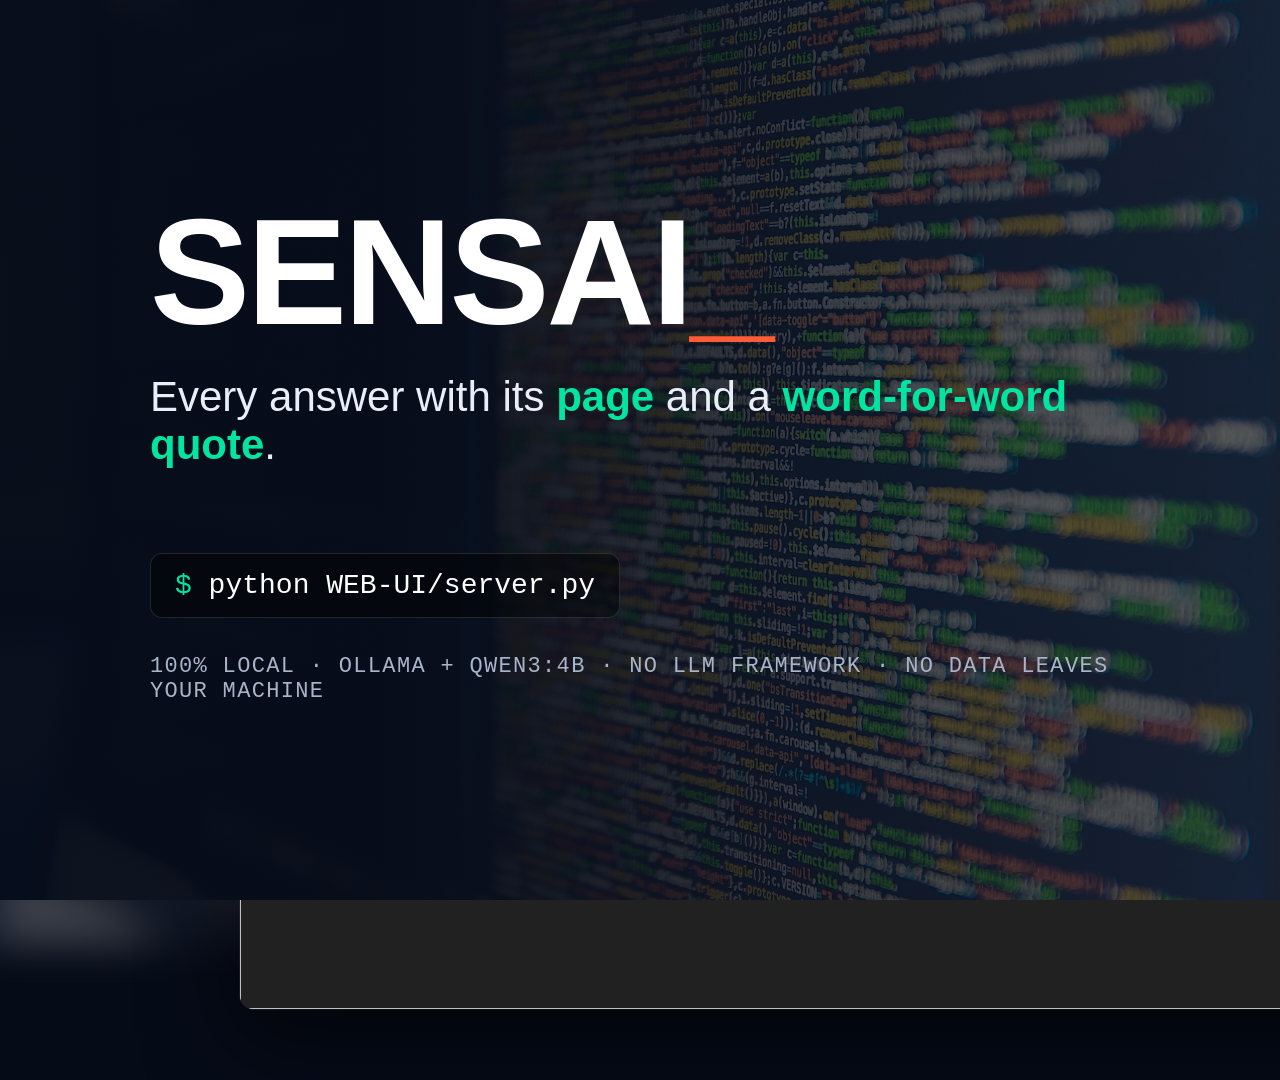
<file: scripts/demo_video/compositor.html>
<!doctype html>
<html lang="en">
<head>
<meta charset="utf-8">
<title>Sensai demo compositor</title>
<!--
  Draws one frame of the demo video for any time t: window.setup(manifest, timeline) once,
  then await window.renderAt(t) per frame (render.py screenshots each one). Everything is a pure
  function of t, so frames are deterministic. Brand: the keynote's navy, orange and mint.
-->
<style>
  :root { --navy:#060b18; --ink:#fff; --muted:#aab4c8; --orange:#ff5b37; --mint:#00e5a0; --line:rgba(255,255,255,.12); }
  * { box-sizing:border-box; }
  html, body { margin:0; width:1920px; height:1080px; overflow:hidden; background:var(--navy); color:var(--ink);
               font-family:Inter,"Segoe UI",Roboto,Arial,sans-serif; }
  #bg { position:absolute; inset:0; background:url(../../docs/slides/img/01-code.jpg) center/cover; filter:blur(18px) saturate(.8);
        opacity:.22; transform:scale(1.1); }
  #bg2 { position:absolute; inset:0; background:radial-gradient(ellipse at 30% 20%, rgba(0,229,160,.10), transparent 55%),
         radial-gradient(ellipse at 80% 90%, rgba(255,91,55,.12), transparent 50%), linear-gradient(180deg, rgba(6,11,24,.55), rgba(6,11,24,.92)); }
  #grid { position:absolute; inset:0; background-image:linear-gradient(rgba(255,255,255,.035) 1px, transparent 1px),
          linear-gradient(90deg, rgba(255,255,255,.035) 1px, transparent 1px); background-size:64px 64px; }
  #world { position:absolute; left:0; top:0; width:1920px; height:1080px; transform-origin:0 0; }
  #win { position:absolute; left:240px; top:71px; width:1440px; height:938px; border-radius:14px; overflow:hidden;
         box-shadow:0 30px 90px rgba(0,0,0,.65), 0 0 0 1px rgba(255,255,255,.10); background:#212121; }
  #bar { height:38px; background:#2a2a2e; display:flex; align-items:center; padding:0 16px; gap:8px; border-bottom:1px solid rgba(0,0,0,.4); }
  #bar i { width:12px; height:12px; border-radius:50%; display:block; }
  #url { margin-left:22px; flex:0 0 420px; height:24px; border-radius:7px; background:#1c1c1f; color:#b9b9c0;
         font:13px "JetBrains Mono",monospace; display:flex; align-items:center; padding:0 12px; gap:8px; }
  #url b { color:var(--mint); font-weight:500; }
  #screen { position:relative; width:1440px; height:900px; }
  #screen img { position:absolute; inset:0; width:1440px; height:900px; }
  #ui { position:absolute; inset:0; pointer-events:none; }
  svg#links { position:absolute; inset:0; width:1920px; height:1080px; overflow:visible; }
  .ring { position:absolute; border:3px solid var(--mint); border-radius:12px;
          box-shadow:0 0 0 6px rgba(0,229,160,.16), 0 0 28px rgba(0,229,160,.45); }
  .card { position:absolute; width:440px; padding:20px 24px 22px 28px; border-radius:16px; background:rgba(6,11,24,.93);
          border:1px solid var(--line); box-shadow:0 18px 50px rgba(0,0,0,.55); overflow:hidden; }
  .card::before { content:""; position:absolute; left:0; top:0; bottom:0; width:5px; background:var(--orange); }
  .card .k { font:600 15px "JetBrains Mono",monospace; color:var(--mint); letter-spacing:.04em; margin-bottom:8px; }
  .card .t { font-weight:800; font-size:30px; line-height:1.15; letter-spacing:-.01em; }
  .card .d { margin-top:10px; font-size:20px; line-height:1.4; color:#c9d1e0; }
  #cursor { position:absolute; width:34px; height:34px; left:0; top:0; filter:drop-shadow(0 3px 6px rgba(0,0,0,.6)); }
  .ripple { position:absolute; border-radius:50%; border:3px solid var(--orange); }
  #topband { position:absolute; left:0; right:0; top:0; height:120px;
             background:linear-gradient(180deg, rgba(6,11,24,.94) 35%, rgba(6,11,24,0)); }
  #chapter { position:absolute; left:64px; top:22px; display:flex; align-items:baseline; gap:14px; font-weight:700; font-size:24px; }
  #chapter .n { font:700 18px "JetBrains Mono",monospace; color:var(--orange); }
  #brand { position:absolute; right:64px; top:22px; font-weight:900; font-size:26px; letter-spacing:.02em; }
  #brand span, .mark span { color:var(--orange); }
  #progress { position:absolute; left:0; bottom:0; height:5px; background:linear-gradient(90deg, var(--orange), #ff8a5c); }
  .full { position:absolute; inset:0; display:flex; flex-direction:column; justify-content:center; padding:0 150px; }
  .full .bgimg { position:absolute; inset:0; background:url(../../docs/slides/img/01-code.jpg) center/cover; }
  .full .shade { position:absolute; inset:0; background:linear-gradient(90deg, rgba(6,11,24,.97) 30%, rgba(6,11,24,.6)); }
  .full > :not(.bgimg):not(.shade) { position:relative; }
  .mark { font-weight:900; font-size:200px; letter-spacing:-.02em; line-height:1; }
  .tag { font-size:42px; margin-top:26px; color:#e9eef8; }
  .tag b { color:var(--mint); font-weight:600; }
  .small { font:500 22px "JetBrains Mono",monospace; color:var(--muted); margin-top:36px; letter-spacing:.06em; }
  .chips { display:flex; flex-wrap:wrap; gap:14px; margin-top:44px; max-width:1300px; }
  .chip { padding:12px 20px; border-radius:999px; border:1px solid rgba(255,255,255,.18); background:rgba(255,255,255,.06);
          font-size:24px; font-weight:600; }
  .chip b { font-family:"JetBrains Mono",monospace; color:var(--mint); margin-right:10px; font-weight:600; }
  .cmd { margin-top:40px; font:500 28px "JetBrains Mono",monospace; background:rgba(0,0,0,.45); border:1px solid var(--line);
         border-radius:12px; padding:16px 24px; width:max-content; }
  .cmd span { color:var(--mint); }
</style>
</head>
<body>
<div id="bg"></div><div id="bg2"></div><div id="grid"></div>
<div id="world">
  <div id="win">
    <div id="bar"><i style="background:#ff5f57"></i><i style="background:#febc2e"></i><i style="background:#28c840"></i>
      <div id="url"><b>&#9679;</b> 127.0.0.1:8000 &nbsp;&middot;&nbsp; local</div></div>
    <div id="screen"><img id="imgA" alt=""><img id="imgB" alt=""></div>
  </div>
</div>
<div id="ui">
  <div id="topband"></div>
  <svg id="links"></svg>
  <div id="rings"></div><div id="cards"></div><div id="ripples"></div>
  <svg id="cursor" viewBox="0 0 24 24"><path d="M4 2 L4 19 L8.6 14.8 L11.6 21.4 L14.6 20 L11.7 13.6 L18 13.4 Z" fill="#fff" stroke="#060b18" stroke-width="1.4" stroke-linejoin="round"/></svg>
  <div id="chapter"><span class="n"></span><span class="l"></span></div>
  <div id="brand">SENSAI<span>_</span></div>
  <div id="progress"></div>
</div>
<div class="full" id="intro">
  <div class="bgimg"></div><div class="shade"></div>
  <div class="mark" id="introMark"></div>
  <div class="tag" id="introTag">&lt; Ask a PDF, get <b>sourced answers</b>. Locally. /&gt;</div>
  <div class="small" id="introSmall">PRODUCT DEMO &middot; WEB UI</div>
</div>
<div class="full" id="outro">
  <div class="bgimg"></div><div class="shade"></div>
  <div class="mark" style="font-size:150px">SENSAI<span>_</span></div>
  <div class="tag">Every answer with its <b>page</b> and a <b>word-for-word quote</b>.</div>
  <div class="chips" id="chips"></div>
  <div class="cmd"><span>$</span> python WEB-UI/server.py</div>
  <div class="small">100% LOCAL &middot; OLLAMA + QWEN3:4B &middot; NO LLM FRAMEWORK &middot; NO DATA LEAVES YOUR MACHINE</div>
</div>
<script>
(function () {
  "use strict";
  var M, T, imgA = document.getElementById("imgA"), imgB = document.getElementById("imgB");
  var WIN_X = 240, WIN_Y = 71 + 38;               // where the screenshot's (0,0) sits in the world
  var $ = function (id) { return document.getElementById(id); };

  // ---------- easing and interpolation ----------
  function clamp(x, a, b) { return Math.max(a, Math.min(b, x)); }
  function ease(x) { x = clamp(x, 0, 1); return x < .5 ? 4 * x * x * x : 1 - Math.pow(-2 * x + 2, 3) / 2; }
  function out(x) { x = clamp(x, 0, 1); return 1 - Math.pow(1 - x, 3); }
  function lerp(a, b, k) { return a + (b - a) * k; }
  // fade in over `fi` from t0, out over `fo` before t1
  function window01(t, t0, t1, fi, fo) { return Math.min(out((t - t0) / fi), out((t1 - t) / fo)); }

  // ---------- manifest lookups ----------
  function shot(ref) {                         // "home", "run#5", "run#-1"
    var p = ref.split("#"), e = M[p[0]];
    if (!Array.isArray(e)) return e;
    var i = p.length > 1 ? parseInt(p[1], 10) : e.length - 1;
    return e[(i + e.length) % e.length];
  }
  function box(ref) {                          // "results_top:quote1" -> [x, y, w, h] in screenshot px
    var p = ref.split(":"), b = shot(p[0]).boxes[p[1]];
    if (!b) throw new Error("no box " + ref);
    return b;
  }
  function center(ref) { var b = box(ref); return [b[0] + b[2] / 2, b[1] + b[3] / 2]; }

  // ---------- screens ----------
  function frameAt(seg, local) {                // which image a segment shows `local` seconds in
    var e = M[seg.burst];
    if (!seg.burst) return M[seg.shot].file;
    if (seg.dur) return e[clamp(Math.floor(local / seg.dur * e.length), 0, e.length - 1)].file;
    var pick = e[0];
    for (var i = 0; i < e.length; i++) if (e[i].t * (seg.speed || 1) <= local) pick = e[i];
    return pick.file;
  }
  function screens(t) {
    var segs = T.screens, cur = 0;
    for (var i = 0; i < segs.length; i++) if (segs[i].at <= t) cur = i;
    var s = segs[cur], top = frameAt(s, t - s.at), under = null, k = 1;
    if (s.fade && cur > 0 && t - s.at < s.fade) {
      var p = segs[cur - 1];
      under = frameAt(p, s.at - p.at);
      k = ease((t - s.at) / s.fade);
    }
    return { top: top, under: under, k: k };
  }
  function setImg(img, src) {
    if (!src) { img.style.opacity = 0; return Promise.resolve(); }
    if (img.getAttribute("src") === src) return Promise.resolve();
    img.setAttribute("src", src);
    return img.decode().catch(function () {});
  }

  // ---------- camera ----------
  function camValue(key) {
    var f = key.focus ? (typeof key.focus === "string" ? center(key.focus) : key.focus) : [720, 450];
    return { z: key.z, x: WIN_X + f[0], y: WIN_Y + f[1] };
  }
  function camera(t) {
    var keys = T.camera, prev = camValue({ z: 1 }), cur = prev;
    for (var i = 0; i < keys.length; i++) {
      if (keys[i].at > t) break;
      var target = camValue(keys[i]), k = ease((t - keys[i].at) / (keys[i].dur || 1.2));
      cur = { z: lerp(prev.z, target.z, k), x: lerp(prev.x, target.x, k), y: lerp(prev.y, target.y, k) };
      prev = k >= 1 ? target : cur;
    }
    return cur;
  }
  function toScreen(cam, cx, cy) {             // screenshot px -> video px
    return [(WIN_X + cx - cam.x) * cam.z + 960, (WIN_Y + cy - cam.y) * cam.z + 540];
  }

  // ---------- cursor ----------
  function cursor(t, cam) {
    var keys = T.cursor, pos = null, vis = 0, ripples = [];
    for (var i = 0; i < keys.length; i++) {
      var c = keys[i], dest = typeof c.to === "string" ? center(c.to) : c.to, start = c.at - (c.move || .8);
      if (c.hide) { if (t >= c.at) vis = 1 - out((t - c.at) / .3); continue; }
      if (t < start) { if (!pos) { pos = dest; vis = 0; } break; }
      var from = pos || dest;
      if (!pos) vis = out((t - start) / .3); else vis = 1;
      pos = t < c.at ? [lerp(from[0], dest[0], ease((t - start) / (c.move || .8))), lerp(from[1], dest[1], ease((t - start) / (c.move || .8)))] : dest;
      if (c.click && t >= c.at && t < c.at + .6) ripples.push({ p: dest, k: (t - c.at) / .6 });
    }
    var el = $("cursor");
    if (!pos || vis <= 0) { el.style.opacity = 0; $("ripples").innerHTML = ""; return; }
    var s = toScreen(cam, pos[0], pos[1]), press = ripples.length && ripples[0].k < .25 ? .85 : 1;
    el.style.opacity = vis;
    el.style.transform = "translate(" + (s[0] - 6) + "px," + (s[1] - 3) + "px) scale(" + press + ")";
    $("ripples").innerHTML = ripples.map(function (r) {
      var q = toScreen(cam, r.p[0], r.p[1]), d = 20 + 70 * out(r.k);
      return '<div class="ripple" style="left:' + (q[0] - d / 2) + 'px;top:' + (q[1] - d / 2) + 'px;width:' + d + 'px;height:' + d +
             'px;opacity:' + (1 - r.k) + '"></div>';
    }).join("");
  }

  // ---------- callouts ----------
  function callouts(t, cam) {
    var rings = "", cards = "", links = "";
    T.callouts.forEach(function (c, idx) {
      var t1 = c.at + c.dur;
      if (t < c.at || t > t1) return;
      var a = window01(t, c.at, t1, .45, .35), b = box(c.target), pad = c.pad == null ? 8 : c.pad;
      var p0 = toScreen(cam, b[0], b[1]), p1 = toScreen(cam, b[0] + b[2], b[1] + b[3]);
      var r = { x: p0[0] - pad, y: p0[1] - pad, w: p1[0] - p0[0] + 2 * pad, h: p1[1] - p0[1] + 2 * pad };
      var grow = 1 + .08 * (1 - out((t - c.at) / .5));
      if (!c.noRing) rings += '<div class="ring" style="left:' + r.x + 'px;top:' + r.y + 'px;width:' + r.w + 'px;height:' + r.h +
        'px;opacity:' + a + ';transform:scale(' + grow + ')"></div>';
      // card position next to the ring
      var W = 440, H = c.h || 190, gap = 64, x, y, side = c.side || "right";
      if (side === "right") { x = r.x + r.w + gap; y = r.y + r.h / 2 - H / 2; }
      if (side === "left") { x = r.x - gap - W; y = r.y + r.h / 2 - H / 2; }
      if (side === "top") { x = r.x + r.w / 2 - W / 2; y = r.y - gap - H; }
      if (side === "bottom") { x = r.x + r.w / 2 - W / 2; y = r.y + r.h + gap; }
      if (c.dx) x += c.dx; if (c.dy) y += c.dy;
      x = clamp(x, 48, 1920 - 48 - W); y = clamp(y, 80, 1080 - 48 - H);
      var slide = (1 - out((t - c.at) / .5)) * (side === "left" ? -30 : side === "right" ? 30 : 0);
      var slideY = (1 - out((t - c.at) / .5)) * (side === "top" ? -24 : side === "bottom" ? 24 : 0);
      cards += '<div class="card" id="card' + idx + '" style="left:' + (x + slide) + 'px;top:' + (y + slideY) + 'px;opacity:' + a + '">' +
        (c.kicker ? '<div class="k">' + c.kicker + '</div>' : "") + '<div class="t">' + c.title + '</div>' +
        (c.text ? '<div class="d">' + c.text + '</div>' : "") + '</div>';
      // connector from the card edge to the ring edge, drawn in as it appears
      var cx = side === "right" ? x : side === "left" ? x + W : x + W / 2;
      var cy = side === "top" ? y + H : side === "bottom" ? y : y + H / 2;
      var tx = side === "right" ? r.x + r.w : side === "left" ? r.x : clamp(cx, r.x + 20, r.x + r.w - 20);
      var ty = side === "top" ? r.y : side === "bottom" ? r.y + r.h : clamp(cy, r.y + 14, r.y + r.h - 14);
      var k = out((t - c.at - .15) / .45), ex = lerp(cx, tx, k), ey = lerp(cy, ty, k);
      if (!c.noRing) links += '<g opacity="' + a + '"><line x1="' + cx + '" y1="' + cy + '" x2="' + ex + '" y2="' + ey +
        '" stroke="#00e5a0" stroke-width="3" stroke-dasharray="2 7" stroke-linecap="round"/>' +
        '<circle cx="' + ex + '" cy="' + ey + '" r="' + 6 * k + '" fill="#00e5a0"/><circle cx="' + cx + '" cy="' + cy + '" r="5" fill="#ff5b37"/></g>';
    });
    $("rings").innerHTML = rings; $("cards").innerHTML = cards; $("links").innerHTML = links;
  }

  // ---------- chapter, intro, outro ----------
  function chapter(t) {
    var cur = null;
    T.chapters.forEach(function (c) { if (c.at <= t) cur = c; });
    var el = $("chapter");
    if (!cur || t > T.outro) { el.style.opacity = 0; return; }
    var k = out((t - cur.at) / .5);
    el.querySelector(".n").textContent = cur.n;
    el.querySelector(".l").textContent = cur.label;
    el.style.opacity = Math.min(k, 1 - out((t - (T.outro - .4)) / .4));
    el.style.transform = "translateY(" + (1 - k) * -14 + "px)";
  }
  function intro(t) {
    var el = $("intro"), word = "SENSAI";
    el.style.opacity = 1 - out((t - T.introEnd + .8) / .8);
    el.style.display = t < T.introEnd ? "flex" : "none";
    $("introMark").innerHTML = word.split("").map(function (ch, i) {
      var k = out((t - .25 - i * .09) / .6);
      return '<span style="display:inline-block;color:#fff;opacity:' + k + ';transform:translateY(' + (1 - k) * 60 + 'px)">' + ch + "</span>";
    }).join("") + '<span style="color:var(--orange);opacity:' + (t > 1.1 && Math.floor(t * 2.2) % 2 === 0 ? 1 : t > 1.1 ? .15 : 0) + '">_</span>';
    var a = out((t - 1.3) / .7), b = out((t - 1.9) / .7);
    $("introTag").style.cssText = "opacity:" + a + ";transform:translateY(" + (1 - a) * 20 + "px)";
    $("introSmall").style.cssText = "opacity:" + b;
    var bg = el.querySelector(".bgimg");
    bg.style.transform = "scale(" + (1.12 - .06 * clamp(t / T.introEnd, 0, 1)) + ")";
  }
  function outro(t) {
    var el = $("outro");
    if (t < T.outro) { el.style.display = "none"; return; }
    el.style.display = "flex";
    el.style.opacity = out((t - T.outro) / .9) * (1 - out((t - (T.end - 1.2)) / 1.2));
    var kids = el.children;
    for (var i = 2; i < kids.length; i++) {
      var k = out((t - T.outro - .3 - (i - 2) * .25) / .7);
      kids[i].style.opacity = k;
      kids[i].style.transform = "translateY(" + (1 - k) * 24 + "px)";
    }
    el.querySelectorAll(".chip").forEach(function (c, i) {
      var k = out((t - T.outro - 1.0 - i * .12) / .5);
      c.style.opacity = k; c.style.transform = "scale(" + (.9 + .1 * k) + ")";
    });
  }

  window.setup = function (manifest, timeline) {
    M = manifest; T = timeline;
    $("chips").innerHTML = T.features.map(function (f) { return '<div class="chip"><b>' + f[0] + "</b>" + f[1] + "</div>"; }).join("");
    var all = [];
    Object.keys(M).forEach(function (k) { (Array.isArray(M[k]) ? M[k] : [M[k]]).forEach(function (e) { all.push(e.file); }); });
    return Promise.all(all.map(function (f) { var im = new Image(); im.src = f; return im.decode().catch(function () {}); }))
      .then(function () { return document.fonts.ready; });
  };

  window.renderAt = function (t) {
    var sc = screens(t), cam = camera(t);
    // the window rises in as the intro clears
    var rise = out((t - (T.introEnd - .9)) / 1.1);
    $("world").style.transform = "translate(" + (960 - cam.z * cam.x) + "px," + (540 - cam.z * cam.y + (1 - rise) * 120) + "px) scale(" + cam.z + ")";
    $("world").style.opacity = rise;
    $("progress").style.width = (1920 * clamp(t / T.end, 0, 1)) + "px";
    $("brand").style.opacity = t > T.introEnd && t < T.outro ? 1 : 0;
    $("topband").style.opacity = rise * (t < T.outro ? 1 : 0);
    cursor(t, cam); callouts(t, cam); chapter(t); intro(t); outro(t);
    return Promise.all([setImg(imgA, sc.under || sc.top), setImg(imgB, sc.under ? sc.top : null)]).then(function () {
      imgA.style.opacity = 1;
      imgB.style.opacity = sc.under ? sc.k : 0;
    });
  };
})();
</script>
</body>
</html>
</file>
<file: docs/defense/defense.css>
/* Defense kit: shared look for index, guide, files and quiz. Offline, no dependency. */
:root {
  --bg:#fbfbfa; --panel:#ffffff; --ink:#1b1b1f; --muted:#62626b; --line:#e4e4e0; --soft:#f2f2ee;
  --accent:#2f6fed; --accent-soft:#e8f0ff; --ok:#12805c; --ok-soft:#e3f6ee; --warn:#9a5b00; --warn-soft:#fff3d6;
  --bad:#b42318; --bad-soft:#fdeceb; --code:#14161c; --code-ink:#e8e8ef; --mine:#7a3fe0; --mine-soft:#f0e9ff;
  --shadow:0 1px 2px rgba(0,0,0,.05), 0 8px 24px rgba(0,0,0,.05);
  --font:ui-sans-serif,-apple-system,"Segoe UI",system-ui,Roboto,"Helvetica Neue",Arial,sans-serif;
  --mono:ui-monospace,SFMono-Regular,Menlo,Consolas,monospace; --toc:270px;
}
:root[data-theme="dark"] {
  --bg:#15161a; --panel:#1d1f25; --ink:#ececf1; --muted:#a2a2ae; --line:#30323a; --soft:#25272e;
  --accent:#7aa5ff; --accent-soft:#1d2a47; --ok:#5fd6a0; --ok-soft:#14322a; --warn:#f3c26b; --warn-soft:#3a2f14;
  --bad:#ff8f86; --bad-soft:#3b1d1b; --code:#0e0f13; --mine:#b794ff; --mine-soft:#2a2144;
  --shadow:0 1px 2px rgba(0,0,0,.4), 0 8px 24px rgba(0,0,0,.35);
}
@media (prefers-color-scheme: dark) {
  :root:not([data-theme="light"]) {
    --bg:#15161a; --panel:#1d1f25; --ink:#ececf1; --muted:#a2a2ae; --line:#30323a; --soft:#25272e;
    --accent:#7aa5ff; --accent-soft:#1d2a47; --ok:#5fd6a0; --ok-soft:#14322a; --warn:#f3c26b; --warn-soft:#3a2f14;
    --bad:#ff8f86; --bad-soft:#3b1d1b; --code:#0e0f13; --mine:#b794ff; --mine-soft:#2a2144;
    --shadow:0 1px 2px rgba(0,0,0,.4), 0 8px 24px rgba(0,0,0,.35);
  }
}
* { box-sizing:border-box; }
html { scroll-behavior:smooth; scroll-padding-top:4.5rem; }
body { margin:0; background:var(--bg); color:var(--ink); font:17px/1.7 var(--font); -webkit-font-smoothing:antialiased; }
a { color:var(--accent); }
button { font:inherit; color:inherit; cursor:pointer; }
code, kbd, pre { font-family:var(--mono); }
code { font-size:.88em; background:var(--soft); padding:.12em .4em; border-radius:6px; }
pre { background:var(--code); color:var(--code-ink); border-radius:12px; padding:1rem 1.2rem; overflow-x:auto; font-size:.86rem; line-height:1.6; margin:1rem 0; }
pre code { background:none; padding:0; color:inherit; font-size:inherit; }
kbd { background:var(--soft); border:1px solid var(--line); border-bottom-width:2px; border-radius:6px; padding:.05em .45em; font-size:.85em; }
h1, h2, h3, h4 { line-height:1.25; letter-spacing:-.01em; }
h1 { font-size:2.2rem; margin:.2em 0 .3em; }
h2 { font-size:1.6rem; margin:2.6rem 0 .8rem; padding-top:1.2rem; border-top:1px solid var(--line); }
h3 { font-size:1.2rem; margin:1.8rem 0 .5rem; }
h4 { font-size:1rem; margin:1.2rem 0 .3rem; text-transform:uppercase; letter-spacing:.06em; color:var(--muted); }
p { margin:.7rem 0; }
table { border-collapse:collapse; width:100%; margin:1rem 0; font-size:.93rem; display:block; overflow-x:auto; }
th, td { border:1px solid var(--line); padding:.5rem .75rem; text-align:left; vertical-align:top; }
th { background:var(--soft); font-weight:600; }
ul, ol { padding-left:1.4rem; } li { margin:.3rem 0; }
.muted { color:var(--muted); } .small { font-size:.88rem; } .mono { font-family:var(--mono); }

/* top bar */
.bar { position:sticky; top:0; z-index:40; background:color-mix(in srgb,var(--bg) 88%,transparent); backdrop-filter:blur(10px); border-bottom:1px solid var(--line); }
.bar-in { max-width:1280px; margin:0 auto; padding:.55rem 1.2rem; display:flex; align-items:center; gap:.4rem; flex-wrap:wrap; }
.bar .brand { font-weight:700; letter-spacing:.04em; margin-right:.8rem; text-decoration:none; color:var(--ink); }
.bar a.nav { text-decoration:none; color:var(--muted); padding:.35rem .75rem; border-radius:8px; font-size:.92rem; }
.bar a.nav:hover { background:var(--soft); color:var(--ink); } .bar a.nav.on { background:var(--accent-soft); color:var(--accent); font-weight:600; }
.bar .sp { flex:1; }
.tbtn { background:var(--soft); border:1px solid var(--line); border-radius:8px; padding:.3rem .7rem; font-size:.85rem; }

/* layout with table of contents */
.wrap { max-width:1280px; margin:0 auto; padding:0 1.2rem 5rem; display:grid; grid-template-columns:var(--toc) minmax(0,1fr); gap:2.5rem; }
.toc { position:sticky; top:4rem; align-self:start; max-height:calc(100vh - 5rem); overflow-y:auto; padding:1.2rem 0; font-size:.9rem; }
.toc a { display:block; text-decoration:none; color:var(--muted); padding:.32rem .7rem; border-left:2px solid var(--line); line-height:1.4; }
.toc a:hover { color:var(--ink); } .toc a.on { color:var(--accent); border-left-color:var(--accent); font-weight:600; background:var(--accent-soft); }
.toc .grp { font-size:.72rem; text-transform:uppercase; letter-spacing:.08em; color:var(--muted); margin:1rem 0 .3rem .7rem; }
main { min-width:0; max-width:860px; padding-top:1.2rem; }
.lead { font-size:1.2rem; color:var(--muted); }

/* callouts and cards */
.box { border-radius:12px; padding:.9rem 1.1rem; margin:1.1rem 0; border:1px solid var(--line); background:var(--panel); }
.box > :first-child { margin-top:0; } .box > :last-child { margin-bottom:0; }
.box .tag { display:inline-block; font-size:.72rem; font-weight:700; letter-spacing:.08em; text-transform:uppercase; margin-bottom:.3rem; }
.say { background:var(--ok-soft); border-color:transparent; } .say .tag { color:var(--ok); }
.care { background:var(--warn-soft); border-color:transparent; } .care .tag { color:var(--warn); }
.mine { background:var(--mine-soft); border-color:transparent; } .mine .tag { color:var(--mine); }
.info { background:var(--accent-soft); border-color:transparent; } .info .tag { color:var(--accent); }
.bad { background:var(--bad-soft); border-color:transparent; } .bad .tag { color:var(--bad); }
.grid { display:grid; grid-template-columns:repeat(auto-fit,minmax(230px,1fr)); gap:.9rem; margin:1rem 0; }
.card { background:var(--panel); border:1px solid var(--line); border-radius:14px; padding:1rem 1.1rem; box-shadow:var(--shadow); }
.card h3, .card h4 { margin-top:0; } .card p { margin:.4rem 0; font-size:.95rem; }
.pill { display:inline-block; font-size:.72rem; font-weight:700; padding:.15rem .6rem; border-radius:999px; background:var(--soft); color:var(--muted); letter-spacing:.03em; vertical-align:middle; }
.pill.me { background:var(--mine-soft); color:var(--mine); } .pill.mur { background:var(--accent-soft); color:var(--accent); } .pill.all { background:var(--soft); }
details { background:var(--panel); border:1px solid var(--line); border-radius:12px; padding:.2rem 1rem; margin:.7rem 0; }
details[open] { padding-bottom:.8rem; } summary { cursor:pointer; padding:.6rem 0; font-weight:600; }
summary::marker { color:var(--muted); }

/* tools */
.tool { background:var(--panel); border:1px solid var(--line); border-radius:16px; padding:1.1rem 1.2rem; margin:1.3rem 0; box-shadow:var(--shadow); }
.tool > h3 { margin-top:0; } .tool label { font-size:.85rem; color:var(--muted); display:block; margin:.5rem 0 .2rem; }
.tool textarea, .tool input[type=text], .tool input[type=number], .tool select { width:100%; background:var(--bg); border:1px solid var(--line); border-radius:10px; padding:.5rem .7rem; color:var(--ink); font:inherit; font-size:.95rem; }
.tool textarea { min-height:6rem; resize:vertical; font-family:var(--mono); font-size:.88rem; }
.row { display:flex; gap:.8rem; flex-wrap:wrap; align-items:flex-end; } .row > * { flex:1 1 8rem; }
.btn { background:var(--accent); color:#fff; border:0; border-radius:10px; padding:.5rem 1rem; font-weight:600; }
.btn.alt { background:var(--soft); color:var(--ink); border:1px solid var(--line); } .btn:disabled { opacity:.4; cursor:not-allowed; }
.chunk { font-family:var(--mono); font-size:.86rem; border-radius:8px; padding:.45rem .7rem; margin:.35rem 0; border:1px solid var(--line); background:var(--bg); word-break:break-all; }
.chunk b { font-family:var(--font); font-size:.72rem; color:var(--muted); display:block; margin-bottom:.15rem; letter-spacing:.04em; }
.ov { background:var(--warn-soft); color:var(--warn); border-radius:4px; padding:0 1px; }
.steps { display:flex; gap:.4rem; flex-wrap:wrap; margin:.6rem 0 1rem; }
.steps button { background:var(--soft); border:1px solid var(--line); border-radius:999px; padding:.25rem .8rem; font-size:.85rem; }
.steps button.on { background:var(--accent); border-color:var(--accent); color:#fff; font-weight:600; }
.stage { border:1px dashed var(--line); border-radius:12px; padding:.9rem 1.1rem; background:var(--bg); min-height:14rem; }
.stage .where { font-family:var(--mono); font-size:.85rem; color:var(--mine); font-weight:600; }
.kv { display:grid; grid-template-columns:7rem 1fr; gap:.2rem .8rem; font-size:.92rem; margin:.5rem 0; } .kv dt { color:var(--muted); } .kv dd { margin:0; }
.section-doc { font-family:var(--mono); font-size:.8rem; white-space:pre-wrap; border:1px solid var(--line); border-radius:8px; padding:.6rem .8rem; margin:.4rem 0; background:var(--bg); transition:background .3s, border-color .3s; }
.section-doc.flash { background:var(--ok-soft); border-color:var(--ok); }
.section-doc.same { opacity:.75; }
svg text { font-family:var(--font); }
.kpi { display:grid; grid-template-columns:repeat(auto-fit,minmax(150px,1fr)); gap:.7rem; margin:1rem 0; }
.kpi div { background:var(--panel); border:1px solid var(--line); border-radius:12px; padding:.7rem .9rem; } .kpi b { display:block; font-size:1.45rem; line-height:1.2; } .kpi span { font-size:.8rem; color:var(--muted); }
.hide { display:none !important; }

@media (max-width:980px) { .wrap { grid-template-columns:1fr; } .toc { display:none; } h1 { font-size:1.8rem; } body { font-size:16px; } }
@media print {
  .bar, .toc, .tool, .noprint { display:none !important; }
  .wrap { display:block; padding:0; } body { background:#fff; color:#000; font-size:11pt; }
  h2 { page-break-after:avoid; } .box, .card, details { break-inside:avoid; } details { border:1px solid #bbb; }
  details > * { display:block; }
}
@media (prefers-reduced-motion: reduce) { * { scroll-behavior:auto !important; transition:none !important; animation:none !important; } }
</file>
